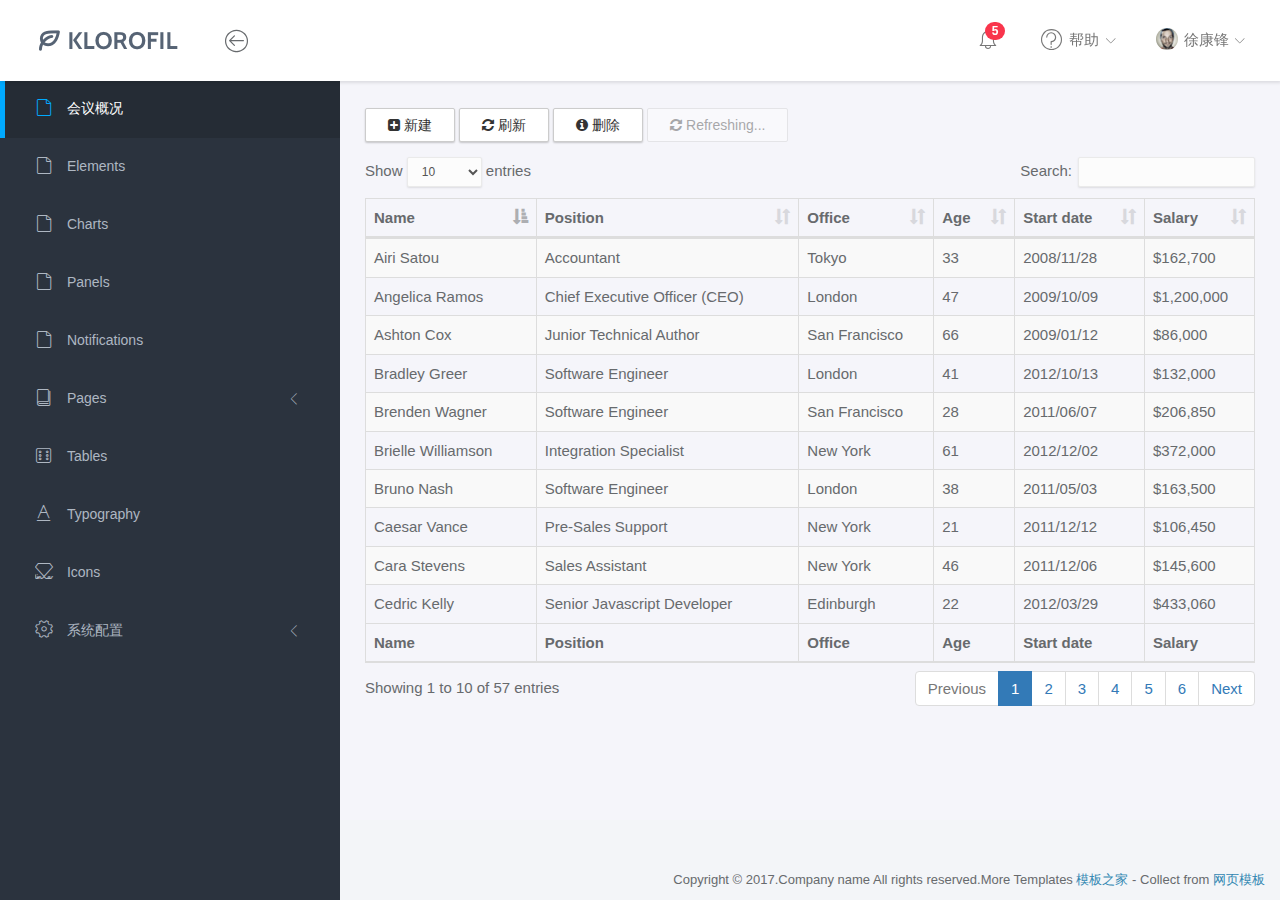
<file: tpez_3_np/index.html>
<!doctype html>
<html lang="en">

<head>
	<title>Home</title>
	<meta charset="utf-8">
	<meta http-equiv="X-UA-Compatible" content="IE=edge,chrome=1">
	<meta name="viewport" content="width=device-width, initial-scale=1.0, maximum-scale=1.0, user-scalable=0">
	<!-- VENDOR CSS -->
	<link rel="stylesheet" href="assets/vendor/bootstrap/css/bootstrap.min.css">
	<link rel="stylesheet" href="assets/vendor/datatables/DataTables-1.10.18/css/dataTables.bootstrap.min.css">
	<link rel="stylesheet" href="assets/vendor/font-awesome/css/font-awesome.min.css">
	<link rel="stylesheet" href="assets/vendor/linearicons/style.css">
	<link rel="stylesheet" href="assets/vendor/chartist/css/chartist-custom.css">
	<!-- MAIN CSS -->
	<link rel="stylesheet" href="assets/css/main.css">
	<!-- FOR DEMO PURPOSES ONLY. You should remove this in your project -->
	<link rel="stylesheet" href="assets/css/demo.css">
	<!-- GOOGLE FONTS -->
	<!-- <link href="https://fonts.googleapis.com/css?family=Source+Sans+Pro:300,400,600,700" rel="stylesheet"> -->
	<!-- ICONS -->
	<link rel="apple-touch-icon" sizes="76x76" href="assets/img/apple-icon.png">
	<link rel="icon" type="image/png" sizes="96x96" href="assets/img/favicon.png">
</head>

<body>
	<!-- WRAPPER -->
	<div id="wrapper">
		<!-- NAVBAR -->
		<nav class="navbar navbar-default navbar-fixed-top">
			<div class="brand">
				<a href="home.html"><img src="assets/img/logo-dark.png" alt="Klorofil Logo" class="img-responsive logo"></a>
			</div>
			<div class="container-fluid">
				<div class="navbar-btn">
					<button type="button" class="btn-toggle-fullwidth"><i class="lnr lnr-arrow-left-circle"></i></button>
				</div>
<!-- 				<div id="navbar-menu">
					<ul class="nav navbar-nav navbar-left">
						<li class="dropdown">
							<a href="#" class="dropdown-toggle" data-toggle="dropdown"><i class="lnr lnr-home"></i> <span>主页</span></a>
						</li>
						<li class="dropdown">
							<a href="#" class="dropdown-toggle" data-toggle="dropdown"><i class="lnr lnr-bullhorn"></i> <span>信息发布</span></a>
						</li>
						<li class="dropdown">
							<a href="#" class="dropdown-toggle" data-toggle="dropdown"><i class="lnr lnr-highlight"></i> <span>信息报送</span></a>
						</li>												
					</ul>
				</div> -->
				<div id="navbar-menu">
					<ul class="nav navbar-nav navbar-right">
						<li class="dropdown">
							<a href="#" class="dropdown-toggle icon-menu" data-toggle="dropdown">
								<i class="lnr lnr-alarm"></i>
								<span class="badge bg-danger">5</span>
							</a>
							<ul class="dropdown-menu notifications">
								<li><a href="#" class="notification-item"><span class="dot bg-warning"></span>System space is almost full</a></li>
								<li><a href="#" class="notification-item"><span class="dot bg-danger"></span>You have 9 unfinished tasks</a></li>
								<li><a href="#" class="notification-item"><span class="dot bg-success"></span>Monthly report is available</a></li>
								<li><a href="#" class="notification-item"><span class="dot bg-warning"></span>Weekly meeting in 1 hour</a></li>
								<li><a href="#" class="notification-item"><span class="dot bg-success"></span>Your request has been approved</a></li>
								<li><a href="#" class="more">See all notifications</a></li>
							</ul>
						</li>
						<li class="dropdown">
							<a href="#" class="dropdown-toggle" data-toggle="dropdown"><i class="lnr lnr-question-circle"></i> <span>帮助</span> <i class="icon-submenu lnr lnr-chevron-down"></i></a>
							<ul class="dropdown-menu">
								<li><a href="#">Basic Use</a></li>
								<li><a href="#">Working With Data</a></li>
								<li><a href="#">Security</a></li>
								<li><a href="#">Troubleshooting</a></li>
							</ul>
						</li>
						<li class="dropdown">
							<a href="#" class="dropdown-toggle" data-toggle="dropdown"><img src="assets/img/user.png" class="img-circle" alt="Avatar"> <span>徐康锋</span> <i class="icon-submenu lnr lnr-chevron-down"></i></a>
							<ul class="dropdown-menu">
								<li><a href="#"><i class="lnr lnr-user"></i> <span>My Profile</span></a></li>
								<li><a href="#"><i class="lnr lnr-envelope"></i> <span>Message</span></a></li>
								<li><a href="#"><i class="lnr lnr-cog"></i> <span>Settings</span></a></li>
								<li><a href="#"><i class="lnr lnr-exit"></i> <span>注销</span></a></li>
							</ul>
						</li>
					</ul>
				</div>
			</div>
		</nav>
		<!-- END NAVBAR -->
		<!-- LEFT SIDEBAR -->
			
		<!-- LEFT SIDEBAR -->
		<div id="sidebar-nav" class="sidebar">		
			<div class="sidebar-scroll">
				<nav>
					<ul class="nav">
						<li><a href="index.html" class="active"><i class="lnr lnr-file-empty"></i> <span>会议概况</span></a></li>
						<li><a href="elements.html" class=""><i class="lnr lnr-file-empty"></i> <span>Elements</span></a></li>
						<li><a href="charts.html" class=""><i class="lnr lnr-file-empty"></i> <span>Charts</span></a></li>
						<li><a href="panels.html" class=""><i class="lnr lnr-file-empty"></i> <span>Panels</span></a></li>
						<li><a href="notifications.html" class=""><i class="lnr lnr-file-empty"></i> <span>Notifications</span></a></li>
						<li>
							<a href="#subPages" data-toggle="collapse" class="collapsed"><i class="lnr lnr-book"></i> <span>Pages</span> <i class="icon-submenu lnr lnr-chevron-left"></i></a>
							<div id="subPages" class="collapse ">
								<ul class="nav">
									<li><a href="page-profile.html" class="">Profile</a></li>
									<li><a href="page-login.html" class="">Login</a></li>
									<li><a href="page-lockscreen.html" class="">Lockscreen</a></li>
								</ul>
							</div>
						</li>
						<li><a href="tables.html" class=""><i class="lnr lnr-dice"></i> <span>Tables</span></a></li>
						<li><a href="typography.html" class=""><i class="lnr lnr-text-format"></i> <span>Typography</span></a></li>
						<li><a href="icons.html" class=""><i class="lnr lnr-linearicons"></i> <span>Icons</span></a></li>
						<li>
							<a href="#sysConfig" data-toggle="collapse" class="collapsed"><i class="lnr lnr-cog"></i> <span>系统配置</span> <i class="icon-submenu lnr lnr-chevron-left"></i></a>
							<div id="sysConfig" class="collapse ">
								<ul class="nav">
									<li><a href="page-profile.html" class="">Profile</a></li>
									<li><a href="page-login.html" class="">Login</a></li>
									<li><a href="page-lockscreen.html" class="">Lockscreen</a></li>
								</ul>
							</div>
						</li>
					</ul>
				</nav>
			</div>
		</div>
		<!-- END LEFT SIDEBAR -->
		<!-- MAIN -->
		<div class="main">
			<!-- MAIN CONTENT -->
			<div class="main-content">
				<div class="container-fluid">
									<p class="demo-button">
										<button type="button" class="btn btn-default"><i class="fa fa-plus-square"></i> 新建 </button>
										<button type="button" class="btn btn-default"><i class="fa fa-refresh"></i> 刷新</button>
										<button type="button" class="btn btn-default"><i class="fa fa-info-circle"></i> 删除</button>
										<button type="button" class="btn btn-default" disabled="disabled"><i class="fa fa-refresh fa-spin"></i> Refreshing...</button>
									</p>					
					<table id="example" class="table table-striped table-bordered" style="width:100%">
				        <thead>
				            <tr>
				                <th>Name</th>
				                <th>Position</th>
				                <th>Office</th>
				                <th>Age</th>
				                <th>Start date</th>
				                <th>Salary</th>
				            </tr>
				        </thead>
				        <tbody>
				            <tr>
				                <td>Tiger Nixon</td>
				                <td>System Architect</td>
				                <td>Edinburgh</td>
				                <td>61</td>
				                <td>2011/04/25</td>
				                <td>$320,800</td>
				            </tr>
				            <tr>
				                <td>Garrett Winters</td>
				                <td>Accountant</td>
				                <td>Tokyo</td>
				                <td>63</td>
				                <td>2011/07/25</td>
				                <td>$170,750</td>
				            </tr>
				            <tr>
				                <td>Ashton Cox</td>
				                <td>Junior Technical Author</td>
				                <td>San Francisco</td>
				                <td>66</td>
				                <td>2009/01/12</td>
				                <td>$86,000</td>
				            </tr>
				            <tr>
				                <td>Cedric Kelly</td>
				                <td>Senior Javascript Developer</td>
				                <td>Edinburgh</td>
				                <td>22</td>
				                <td>2012/03/29</td>
				                <td>$433,060</td>
				            </tr>
				            <tr>
				                <td>Airi Satou</td>
				                <td>Accountant</td>
				                <td>Tokyo</td>
				                <td>33</td>
				                <td>2008/11/28</td>
				                <td>$162,700</td>
				            </tr>
				            <tr>
				                <td>Brielle Williamson</td>
				                <td>Integration Specialist</td>
				                <td>New York</td>
				                <td>61</td>
				                <td>2012/12/02</td>
				                <td>$372,000</td>
				            </tr>
				            <tr>
				                <td>Herrod Chandler</td>
				                <td>Sales Assistant</td>
				                <td>San Francisco</td>
				                <td>59</td>
				                <td>2012/08/06</td>
				                <td>$137,500</td>
				            </tr>
				            <tr>
				                <td>Rhona Davidson</td>
				                <td>Integration Specialist</td>
				                <td>Tokyo</td>
				                <td>55</td>
				                <td>2010/10/14</td>
				                <td>$327,900</td>
				            </tr>
				            <tr>
				                <td>Colleen Hurst</td>
				                <td>Javascript Developer</td>
				                <td>San Francisco</td>
				                <td>39</td>
				                <td>2009/09/15</td>
				                <td>$205,500</td>
				            </tr>
				            <tr>
				                <td>Sonya Frost</td>
				                <td>Software Engineer</td>
				                <td>Edinburgh</td>
				                <td>23</td>
				                <td>2008/12/13</td>
				                <td>$103,600</td>
				            </tr>
				            <tr>
				                <td>Jena Gaines</td>
				                <td>Office Manager</td>
				                <td>London</td>
				                <td>30</td>
				                <td>2008/12/19</td>
				                <td>$90,560</td>
				            </tr>
				            <tr>
				                <td>Quinn Flynn</td>
				                <td>Support Lead</td>
				                <td>Edinburgh</td>
				                <td>22</td>
				                <td>2013/03/03</td>
				                <td>$342,000</td>
				            </tr>
				            <tr>
				                <td>Charde Marshall</td>
				                <td>Regional Director</td>
				                <td>San Francisco</td>
				                <td>36</td>
				                <td>2008/10/16</td>
				                <td>$470,600</td>
				            </tr>
				            <tr>
				                <td>Haley Kennedy</td>
				                <td>Senior Marketing Designer</td>
				                <td>London</td>
				                <td>43</td>
				                <td>2012/12/18</td>
				                <td>$313,500</td>
				            </tr>
				            <tr>
				                <td>Tatyana Fitzpatrick</td>
				                <td>Regional Director</td>
				                <td>London</td>
				                <td>19</td>
				                <td>2010/03/17</td>
				                <td>$385,750</td>
				            </tr>
				            <tr>
				                <td>Michael Silva</td>
				                <td>Marketing Designer</td>
				                <td>London</td>
				                <td>66</td>
				                <td>2012/11/27</td>
				                <td>$198,500</td>
				            </tr>
				            <tr>
				                <td>Paul Byrd</td>
				                <td>Chief Financial Officer (CFO)</td>
				                <td>New York</td>
				                <td>64</td>
				                <td>2010/06/09</td>
				                <td>$725,000</td>
				            </tr>
				            <tr>
				                <td>Gloria Little</td>
				                <td>Systems Administrator</td>
				                <td>New York</td>
				                <td>59</td>
				                <td>2009/04/10</td>
				                <td>$237,500</td>
				            </tr>
				            <tr>
				                <td>Bradley Greer</td>
				                <td>Software Engineer</td>
				                <td>London</td>
				                <td>41</td>
				                <td>2012/10/13</td>
				                <td>$132,000</td>
				            </tr>
				            <tr>
				                <td>Dai Rios</td>
				                <td>Personnel Lead</td>
				                <td>Edinburgh</td>
				                <td>35</td>
				                <td>2012/09/26</td>
				                <td>$217,500</td>
				            </tr>
				            <tr>
				                <td>Jenette Caldwell</td>
				                <td>Development Lead</td>
				                <td>New York</td>
				                <td>30</td>
				                <td>2011/09/03</td>
				                <td>$345,000</td>
				            </tr>
				            <tr>
				                <td>Yuri Berry</td>
				                <td>Chief Marketing Officer (CMO)</td>
				                <td>New York</td>
				                <td>40</td>
				                <td>2009/06/25</td>
				                <td>$675,000</td>
				            </tr>
				            <tr>
				                <td>Caesar Vance</td>
				                <td>Pre-Sales Support</td>
				                <td>New York</td>
				                <td>21</td>
				                <td>2011/12/12</td>
				                <td>$106,450</td>
				            </tr>
				            <tr>
				                <td>Doris Wilder</td>
				                <td>Sales Assistant</td>
				                <td>Sidney</td>
				                <td>23</td>
				                <td>2010/09/20</td>
				                <td>$85,600</td>
				            </tr>
				            <tr>
				                <td>Angelica Ramos</td>
				                <td>Chief Executive Officer (CEO)</td>
				                <td>London</td>
				                <td>47</td>
				                <td>2009/10/09</td>
				                <td>$1,200,000</td>
				            </tr>
				            <tr>
				                <td>Gavin Joyce</td>
				                <td>Developer</td>
				                <td>Edinburgh</td>
				                <td>42</td>
				                <td>2010/12/22</td>
				                <td>$92,575</td>
				            </tr>
				            <tr>
				                <td>Jennifer Chang</td>
				                <td>Regional Director</td>
				                <td>Singapore</td>
				                <td>28</td>
				                <td>2010/11/14</td>
				                <td>$357,650</td>
				            </tr>
				            <tr>
				                <td>Brenden Wagner</td>
				                <td>Software Engineer</td>
				                <td>San Francisco</td>
				                <td>28</td>
				                <td>2011/06/07</td>
				                <td>$206,850</td>
				            </tr>
				            <tr>
				                <td>Fiona Green</td>
				                <td>Chief Operating Officer (COO)</td>
				                <td>San Francisco</td>
				                <td>48</td>
				                <td>2010/03/11</td>
				                <td>$850,000</td>
				            </tr>
				            <tr>
				                <td>Shou Itou</td>
				                <td>Regional Marketing</td>
				                <td>Tokyo</td>
				                <td>20</td>
				                <td>2011/08/14</td>
				                <td>$163,000</td>
				            </tr>
				            <tr>
				                <td>Michelle House</td>
				                <td>Integration Specialist</td>
				                <td>Sidney</td>
				                <td>37</td>
				                <td>2011/06/02</td>
				                <td>$95,400</td>
				            </tr>
				            <tr>
				                <td>Suki Burks</td>
				                <td>Developer</td>
				                <td>London</td>
				                <td>53</td>
				                <td>2009/10/22</td>
				                <td>$114,500</td>
				            </tr>
				            <tr>
				                <td>Prescott Bartlett</td>
				                <td>Technical Author</td>
				                <td>London</td>
				                <td>27</td>
				                <td>2011/05/07</td>
				                <td>$145,000</td>
				            </tr>
				            <tr>
				                <td>Gavin Cortez</td>
				                <td>Team Leader</td>
				                <td>San Francisco</td>
				                <td>22</td>
				                <td>2008/10/26</td>
				                <td>$235,500</td>
				            </tr>
				            <tr>
				                <td>Martena Mccray</td>
				                <td>Post-Sales support</td>
				                <td>Edinburgh</td>
				                <td>46</td>
				                <td>2011/03/09</td>
				                <td>$324,050</td>
				            </tr>
				            <tr>
				                <td>Unity Butler</td>
				                <td>Marketing Designer</td>
				                <td>San Francisco</td>
				                <td>47</td>
				                <td>2009/12/09</td>
				                <td>$85,675</td>
				            </tr>
				            <tr>
				                <td>Howard Hatfield</td>
				                <td>Office Manager</td>
				                <td>San Francisco</td>
				                <td>51</td>
				                <td>2008/12/16</td>
				                <td>$164,500</td>
				            </tr>
				            <tr>
				                <td>Hope Fuentes</td>
				                <td>Secretary</td>
				                <td>San Francisco</td>
				                <td>41</td>
				                <td>2010/02/12</td>
				                <td>$109,850</td>
				            </tr>
				            <tr>
				                <td>Vivian Harrell</td>
				                <td>Financial Controller</td>
				                <td>San Francisco</td>
				                <td>62</td>
				                <td>2009/02/14</td>
				                <td>$452,500</td>
				            </tr>
				            <tr>
				                <td>Timothy Mooney</td>
				                <td>Office Manager</td>
				                <td>London</td>
				                <td>37</td>
				                <td>2008/12/11</td>
				                <td>$136,200</td>
				            </tr>
				            <tr>
				                <td>Jackson Bradshaw</td>
				                <td>Director</td>
				                <td>New York</td>
				                <td>65</td>
				                <td>2008/09/26</td>
				                <td>$645,750</td>
				            </tr>
				            <tr>
				                <td>Olivia Liang</td>
				                <td>Support Engineer</td>
				                <td>Singapore</td>
				                <td>64</td>
				                <td>2011/02/03</td>
				                <td>$234,500</td>
				            </tr>
				            <tr>
				                <td>Bruno Nash</td>
				                <td>Software Engineer</td>
				                <td>London</td>
				                <td>38</td>
				                <td>2011/05/03</td>
				                <td>$163,500</td>
				            </tr>
				            <tr>
				                <td>Sakura Yamamoto</td>
				                <td>Support Engineer</td>
				                <td>Tokyo</td>
				                <td>37</td>
				                <td>2009/08/19</td>
				                <td>$139,575</td>
				            </tr>
				            <tr>
				                <td>Thor Walton</td>
				                <td>Developer</td>
				                <td>New York</td>
				                <td>61</td>
				                <td>2013/08/11</td>
				                <td>$98,540</td>
				            </tr>
				            <tr>
				                <td>Finn Camacho</td>
				                <td>Support Engineer</td>
				                <td>San Francisco</td>
				                <td>47</td>
				                <td>2009/07/07</td>
				                <td>$87,500</td>
				            </tr>
				            <tr>
				                <td>Serge Baldwin</td>
				                <td>Data Coordinator</td>
				                <td>Singapore</td>
				                <td>64</td>
				                <td>2012/04/09</td>
				                <td>$138,575</td>
				            </tr>
				            <tr>
				                <td>Zenaida Frank</td>
				                <td>Software Engineer</td>
				                <td>New York</td>
				                <td>63</td>
				                <td>2010/01/04</td>
				                <td>$125,250</td>
				            </tr>
				            <tr>
				                <td>Zorita Serrano</td>
				                <td>Software Engineer</td>
				                <td>San Francisco</td>
				                <td>56</td>
				                <td>2012/06/01</td>
				                <td>$115,000</td>
				            </tr>
				            <tr>
				                <td>Jennifer Acosta</td>
				                <td>Junior Javascript Developer</td>
				                <td>Edinburgh</td>
				                <td>43</td>
				                <td>2013/02/01</td>
				                <td>$75,650</td>
				            </tr>
				            <tr>
				                <td>Cara Stevens</td>
				                <td>Sales Assistant</td>
				                <td>New York</td>
				                <td>46</td>
				                <td>2011/12/06</td>
				                <td>$145,600</td>
				            </tr>
				            <tr>
				                <td>Hermione Butler</td>
				                <td>Regional Director</td>
				                <td>London</td>
				                <td>47</td>
				                <td>2011/03/21</td>
				                <td>$356,250</td>
				            </tr>
				            <tr>
				                <td>Lael Greer</td>
				                <td>Systems Administrator</td>
				                <td>London</td>
				                <td>21</td>
				                <td>2009/02/27</td>
				                <td>$103,500</td>
				            </tr>
				            <tr>
				                <td>Jonas Alexander</td>
				                <td>Developer</td>
				                <td>San Francisco</td>
				                <td>30</td>
				                <td>2010/07/14</td>
				                <td>$86,500</td>
				            </tr>
				            <tr>
				                <td>Shad Decker</td>
				                <td>Regional Director</td>
				                <td>Edinburgh</td>
				                <td>51</td>
				                <td>2008/11/13</td>
				                <td>$183,000</td>
				            </tr>
				            <tr>
				                <td>Michael Bruce</td>
				                <td>Javascript Developer</td>
				                <td>Singapore</td>
				                <td>29</td>
				                <td>2011/06/27</td>
				                <td>$183,000</td>
				            </tr>
				            <tr>
				                <td>Donna Snider</td>
				                <td>Customer Support</td>
				                <td>New York</td>
				                <td>27</td>
				                <td>2011/01/25</td>
				                <td>$112,000</td>
				            </tr>
				        </tbody>
				        <tfoot>
				            <tr>
				                <th>Name</th>
				                <th>Position</th>
				                <th>Office</th>
				                <th>Age</th>
				                <th>Start date</th>
				                <th>Salary</th>
				            </tr>
				        </tfoot>
				    </table>
				</div>	
			</div>
			<!-- END MAIN CONTENT -->
		</div>
		<!-- END MAIN -->
		<div class="clearfix"></div>
		<footer>
			<div class="container-fluid">
				<p class="copyright">Copyright &copy; 2017.Company name All rights reserved.More Templates <a href="http://www.cssmoban.com/" target="_blank" title="模板之家">模板之家</a> - Collect from <a href="http://www.cssmoban.com/" title="网页模板" target="_blank">网页模板</a></p>
				
			</div>
		</footer>
	</div>
	<!-- END WRAPPER -->
	<!-- Javascript -->
	<script src="assets/vendor/jquery/jquery.min.js"></script>
	<script src="assets/vendor/bootstrap/js/bootstrap.min.js"></script>
	<script src="assets/vendor/datatables/DataTables-1.10.18/js/jquery.dataTables.min.js"></script>
	<script src="assets/vendor/datatables/DataTables-1.10.18/js/dataTables.bootstrap.min.js"></script>
	<script src="assets/vendor/jquery-slimscroll/jquery.slimscroll.min.js"></script>
	<script src="assets/vendor/jquery.easy-pie-chart/jquery.easypiechart.min.js"></script>
	<script src="assets/scripts/klorofil-common.js"></script>
	<script>
	$(function() {
		$('#example').DataTable();
	});
	</script>
</body>

</html>
</file>
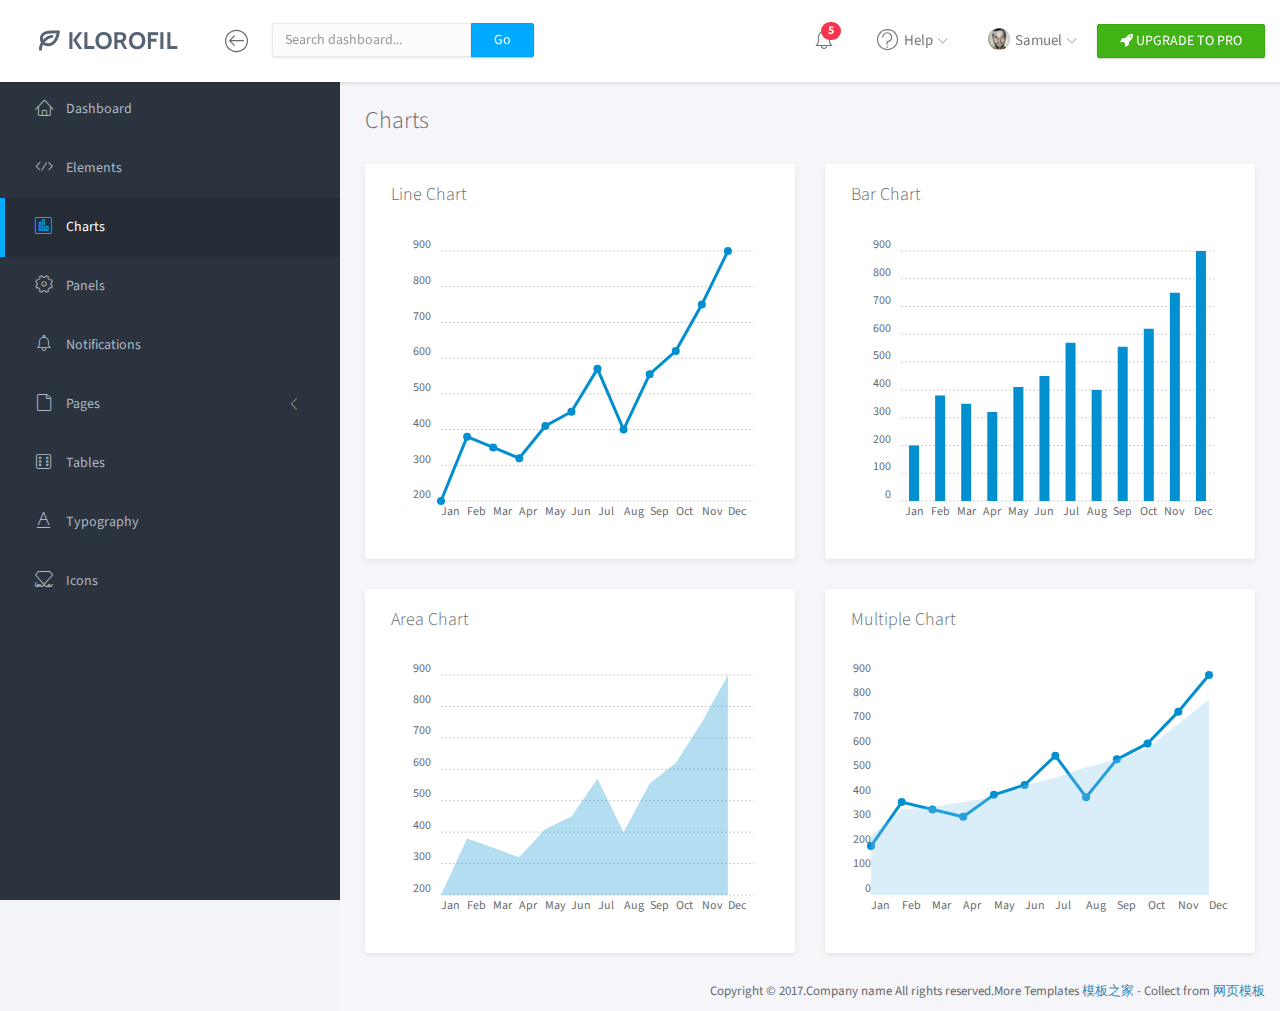
<file: tpez_3_np/charts.html>
<!doctype html>
<html lang="en">

<head>
	<title>Charts</title>
	<meta charset="utf-8">
	<meta http-equiv="X-UA-Compatible" content="IE=edge,chrome=1">
	<meta name="viewport" content="width=device-width, initial-scale=1.0, maximum-scale=1.0, user-scalable=0">
	<!-- VENDOR CSS -->
	<link rel="stylesheet" href="assets/vendor/bootstrap/css/bootstrap.min.css">
	<link rel="stylesheet" href="assets/vendor/font-awesome/css/font-awesome.min.css">
	<link rel="stylesheet" href="assets/vendor/linearicons/style.css">
	<link rel="stylesheet" href="assets/vendor/chartist/css/chartist-custom.css">
	<!-- MAIN CSS -->
	<link rel="stylesheet" href="assets/css/main.css">
	<!-- FOR DEMO PURPOSES ONLY. You should remove this in your project -->
	<link rel="stylesheet" href="assets/css/demo.css">
	<!-- GOOGLE FONTS -->
	<link href="https://fonts.googleapis.com/css?family=Source+Sans+Pro:300,400,600,700" rel="stylesheet">
	<!-- ICONS -->
	<link rel="apple-touch-icon" sizes="76x76" href="assets/img/apple-icon.png">
	<link rel="icon" type="image/png" sizes="96x96" href="assets/img/favicon.png">
</head>

<body>
	<!-- WRAPPER -->
	<div id="wrapper">
		<!-- NAVBAR -->
		<nav class="navbar navbar-default navbar-fixed-top">
			<div class="brand">
				<a href="index.html"><img src="assets/img/logo-dark.png" alt="Klorofil Logo" class="img-responsive logo"></a>
			</div>
			<div class="container-fluid">
				<div class="navbar-btn">
					<button type="button" class="btn-toggle-fullwidth"><i class="lnr lnr-arrow-left-circle"></i></button>
				</div>
				<form class="navbar-form navbar-left">
					<div class="input-group">
						<input type="text" value="" class="form-control" placeholder="Search dashboard...">
						<span class="input-group-btn"><button type="button" class="btn btn-primary">Go</button></span>
					</div>
				</form>
				<div class="navbar-btn navbar-btn-right">
					<a class="btn btn-success update-pro" href="#downloads/klorofil-pro-bootstrap-admin-dashboard-template/?utm_source=klorofil&utm_medium=template&utm_campaign=KlorofilPro" title="Upgrade to Pro" target="_blank"><i class="fa fa-rocket"></i> <span>UPGRADE TO PRO</span></a>
				</div>
				<div id="navbar-menu">
					<ul class="nav navbar-nav navbar-right">
						<li class="dropdown">
							<a href="#" class="dropdown-toggle icon-menu" data-toggle="dropdown">
								<i class="lnr lnr-alarm"></i>
								<span class="badge bg-danger">5</span>
							</a>
							<ul class="dropdown-menu notifications">
								<li><a href="#" class="notification-item"><span class="dot bg-warning"></span>System space is almost full</a></li>
								<li><a href="#" class="notification-item"><span class="dot bg-danger"></span>You have 9 unfinished tasks</a></li>
								<li><a href="#" class="notification-item"><span class="dot bg-success"></span>Monthly report is available</a></li>
								<li><a href="#" class="notification-item"><span class="dot bg-warning"></span>Weekly meeting in 1 hour</a></li>
								<li><a href="#" class="notification-item"><span class="dot bg-success"></span>Your request has been approved</a></li>
								<li><a href="#" class="more">See all notifications</a></li>
							</ul>
						</li>
						<li class="dropdown">
							<a href="#" class="dropdown-toggle" data-toggle="dropdown"><i class="lnr lnr-question-circle"></i> <span>Help</span> <i class="icon-submenu lnr lnr-chevron-down"></i></a>
							<ul class="dropdown-menu">
								<li><a href="#">Basic Use</a></li>
								<li><a href="#">Working With Data</a></li>
								<li><a href="#">Security</a></li>
								<li><a href="#">Troubleshooting</a></li>
							</ul>
						</li>
						<li class="dropdown">
							<a href="#" class="dropdown-toggle" data-toggle="dropdown"><img src="assets/img/user.png" class="img-circle" alt="Avatar"> <span>Samuel</span> <i class="icon-submenu lnr lnr-chevron-down"></i></a>
							<ul class="dropdown-menu">
								<li><a href="#"><i class="lnr lnr-user"></i> <span>My Profile</span></a></li>
								<li><a href="#"><i class="lnr lnr-envelope"></i> <span>Message</span></a></li>
								<li><a href="#"><i class="lnr lnr-cog"></i> <span>Settings</span></a></li>
								<li><a href="#"><i class="lnr lnr-exit"></i> <span>Logout</span></a></li>
							</ul>
						</li>
						<!-- <li>
							<a class="update-pro" href="#downloads/klorofil-pro-bootstrap-admin-dashboard-template/?utm_source=klorofil&utm_medium=template&utm_campaign=KlorofilPro" title="Upgrade to Pro" target="_blank"><i class="fa fa-rocket"></i> <span>UPGRADE TO PRO</span></a>
						</li> -->
					</ul>
				</div>
			</div>
		</nav>
		<!-- END NAVBAR -->
		<!-- LEFT SIDEBAR -->
		<div id="sidebar-nav" class="sidebar">
			<div class="sidebar-scroll">
				<nav>
					<ul class="nav">
						<li><a href="index.html" class=""><i class="lnr lnr-home"></i> <span>Dashboard</span></a></li>
						<li><a href="elements.html" class=""><i class="lnr lnr-code"></i> <span>Elements</span></a></li>
						<li><a href="charts.html" class="active"><i class="lnr lnr-chart-bars"></i> <span>Charts</span></a></li>
						<li><a href="panels.html" class=""><i class="lnr lnr-cog"></i> <span>Panels</span></a></li>
						<li><a href="notifications.html" class=""><i class="lnr lnr-alarm"></i> <span>Notifications</span></a></li>
						<li>
							<a href="#subPages" data-toggle="collapse" class="collapsed"><i class="lnr lnr-file-empty"></i> <span>Pages</span> <i class="icon-submenu lnr lnr-chevron-left"></i></a>
							<div id="subPages" class="collapse ">
								<ul class="nav">
									<li><a href="page-profile.html" class="">Profile</a></li>
									<li><a href="page-login.html" class="">Login</a></li>
									<li><a href="page-lockscreen.html" class="">Lockscreen</a></li>
								</ul>
							</div>
						</li>
						<li><a href="tables.html" class=""><i class="lnr lnr-dice"></i> <span>Tables</span></a></li>
						<li><a href="typography.html" class=""><i class="lnr lnr-text-format"></i> <span>Typography</span></a></li>
						<li><a href="icons.html" class=""><i class="lnr lnr-linearicons"></i> <span>Icons</span></a></li>
					</ul>
				</nav>
			</div>
		</div>
		<!-- END LEFT SIDEBAR -->
		<!-- MAIN -->
		<div class="main">
			<!-- MAIN CONTENT -->
			<div class="main-content">
				<div class="container-fluid">
					<h3 class="page-title">Charts</h3>
					<div class="row">
						<div class="col-md-6">
							<div class="panel">
								<div class="panel-heading">
									<h3 class="panel-title">Line Chart</h3>
								</div>
								<div class="panel-body">
									<div id="demo-line-chart" class="ct-chart"></div>
								</div>
							</div>
						</div>
						<div class="col-md-6">
							<div class="panel">
								<div class="panel-heading">
									<h3 class="panel-title">Bar Chart</h3>
								</div>
								<div class="panel-body">
									<div id="demo-bar-chart" class="ct-chart"></div>
								</div>
							</div>
						</div>
					</div>
					<div class="row">
						<div class="col-md-6">
							<div class="panel">
								<div class="panel-heading">
									<h3 class="panel-title">Area Chart</h3>
								</div>
								<div class="panel-body">
									<div id="demo-area-chart" class="ct-chart"></div>
								</div>
							</div>
						</div>
						<div class="col-md-6">
							<div class="panel">
								<div class="panel-heading">
									<h3 class="panel-title">Multiple Chart</h3>
								</div>
								<div class="panel-body">
									<div id="multiple-chart" class="ct-chart"></div>
								</div>
							</div>
						</div>
					</div>
				</div>
			</div>
			<!-- END MAIN CONTENT -->
		</div>
		<!-- END MAIN -->
		<div class="clearfix"></div>
		<footer>
			<div class="container-fluid">
				<p class="copyright">Copyright &copy; 2017.Company name All rights reserved.More Templates <a href="http://www.cssmoban.com/" target="_blank" title="模板之家">模板之家</a> - Collect from <a href="http://www.cssmoban.com/" title="网页模板" target="_blank">网页模板</a></p>
			</div>
		</footer>
	</div>
	<!-- END WRAPPER -->
	<!-- Javascript -->
	<script src="assets/vendor/jquery/jquery.min.js"></script>
	<script src="assets/vendor/bootstrap/js/bootstrap.min.js"></script>
	<script src="assets/vendor/jquery-slimscroll/jquery.slimscroll.min.js"></script>
	<script src="assets/vendor/chartist/js/chartist.min.js"></script>
	<script src="assets/scripts/klorofil-common.js"></script>
	<script>
	$(function() {
		var options;

		var data = {
			labels: ['Jan', 'Feb', 'Mar', 'Apr', 'May', 'Jun', 'Jul', 'Aug', 'Sep', 'Oct', 'Nov', 'Dec'],
			series: [
				[200, 380, 350, 320, 410, 450, 570, 400, 555, 620, 750, 900],
			]
		};

		// line chart
		options = {
			height: "300px",
			showPoint: true,
			axisX: {
				showGrid: false
			},
			lineSmooth: false,
		};

		new Chartist.Line('#demo-line-chart', data, options);

		// bar chart
		options = {
			height: "300px",
			axisX: {
				showGrid: false
			},
		};

		new Chartist.Bar('#demo-bar-chart', data, options);


		// area chart
		options = {
			height: "270px",
			showArea: true,
			showLine: false,
			showPoint: false,
			axisX: {
				showGrid: false
			},
			lineSmooth: false,
		};

		new Chartist.Line('#demo-area-chart', data, options);


		// multiple chart
		var data = {
			labels: ['Jan', 'Feb', 'Mar', 'Apr', 'May', 'Jun', 'Jul', 'Aug', 'Sep', 'Oct', 'Nov', 'Dec'],
			series: [{
				name: 'series-real',
				data: [200, 380, 350, 320, 410, 450, 570, 400, 555, 620, 750, 900],
			}, {
				name: 'series-projection',
				data: [240, 350, 360, 380, 400, 450, 480, 523, 555, 600, 700, 800],
			}]
		};

		var options = {
			fullWidth: true,
			lineSmooth: false,
			height: "270px",
			low: 0,
			high: 'auto',
			series: {
				'series-projection': {
					showArea: true,
					showPoint: false,
					showLine: false
				},
			},
			axisX: {
				showGrid: false,

			},
			axisY: {
				showGrid: false,
				onlyInteger: true,
				offset: 0,
			},
			chartPadding: {
				left: 20,
				right: 20
			}
		};

		new Chartist.Line('#multiple-chart', data, options);

	});
	</script>
</body>

</html>
</file>
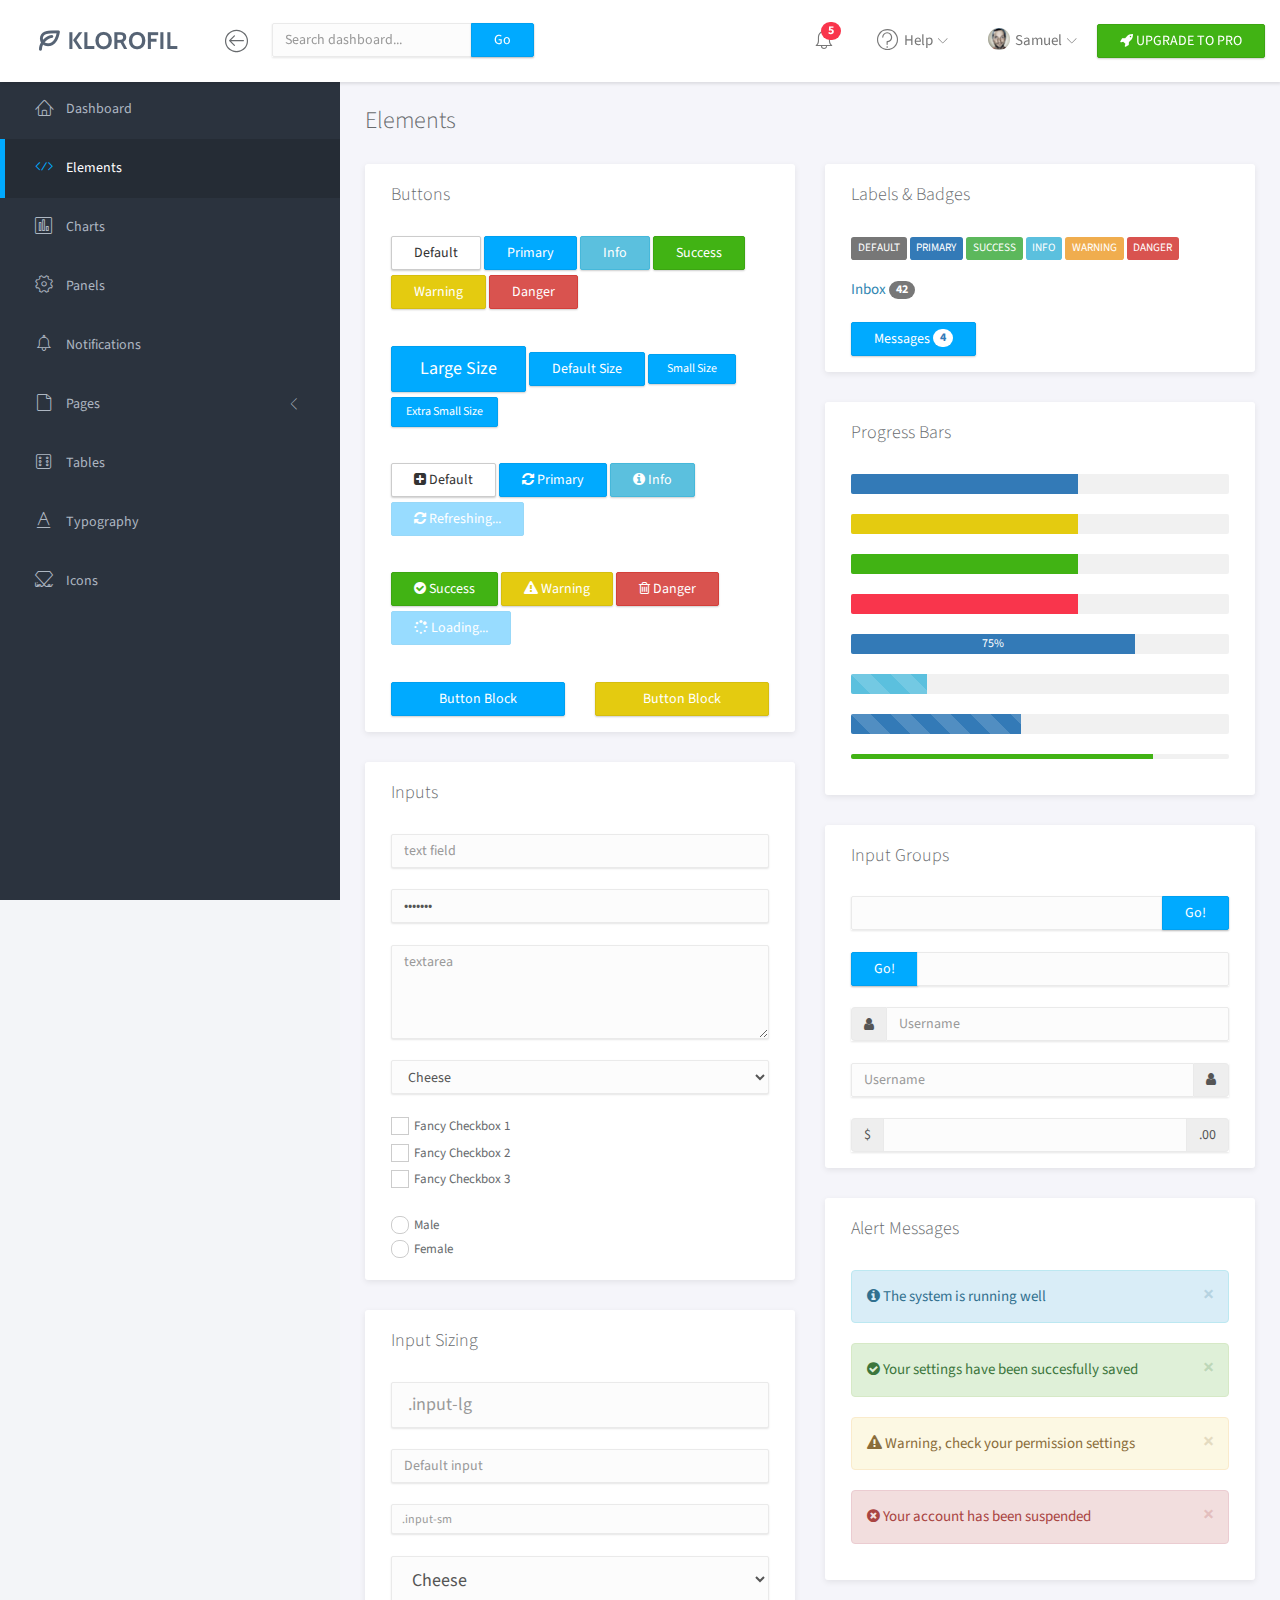
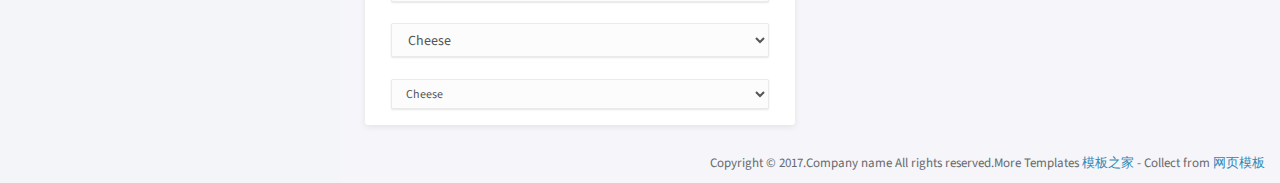
<file: tpez_3_np/elements.html>
<!doctype html>
<html lang="en">

<head>
	<title></title>
	<meta charset="utf-8">
	<meta http-equiv="X-UA-Compatible" content="IE=edge,chrome=1">
	<meta name="viewport" content="width=device-width, initial-scale=1.0, maximum-scale=1.0, user-scalable=0">
	<!-- VENDOR CSS -->
	<link rel="stylesheet" href="assets/vendor/bootstrap/css/bootstrap.min.css">
	<link rel="stylesheet" href="assets/vendor/font-awesome/css/font-awesome.min.css">
	<link rel="stylesheet" href="assets/vendor/linearicons/style.css">
	<!-- MAIN CSS -->
	<link rel="stylesheet" href="assets/css/main.css">
	<!-- FOR DEMO PURPOSES ONLY. You should remove this in your project -->
	<link rel="stylesheet" href="assets/css/demo.css">
	<!-- GOOGLE FONTS -->
	<link href="https://fonts.googleapis.com/css?family=Source+Sans+Pro:300,400,600,700" rel="stylesheet">
	<!-- ICONS -->
	<link rel="apple-touch-icon" sizes="76x76" href="assets/img/apple-icon.png">
	<link rel="icon" type="image/png" sizes="96x96" href="assets/img/favicon.png">
</head>

<body>
	<!-- WRAPPER -->
	<div id="wrapper">
		<!-- NAVBAR -->
		<nav class="navbar navbar-default navbar-fixed-top">
			<div class="brand">
				<a href="index.html"><img src="assets/img/logo-dark.png" alt="Klorofil Logo" class="img-responsive logo"></a>
			</div>
			<div class="container-fluid">
				<div class="navbar-btn">
					<button type="button" class="btn-toggle-fullwidth"><i class="lnr lnr-arrow-left-circle"></i></button>
				</div>
				<form class="navbar-form navbar-left">
					<div class="input-group">
						<input type="text" value="" class="form-control" placeholder="Search dashboard...">
						<span class="input-group-btn"><button type="button" class="btn btn-primary">Go</button></span>
					</div>
				</form>
				<div class="navbar-btn navbar-btn-right">
					<a class="btn btn-success update-pro" href="#downloads/klorofil-pro-bootstrap-admin-dashboard-template/?utm_source=klorofil&utm_medium=template&utm_campaign=KlorofilPro" title="Upgrade to Pro" target="_blank"><i class="fa fa-rocket"></i> <span>UPGRADE TO PRO</span></a>
				</div>
				<div id="navbar-menu">
					<ul class="nav navbar-nav navbar-right">
						<li class="dropdown">
							<a href="#" class="dropdown-toggle icon-menu" data-toggle="dropdown">
								<i class="lnr lnr-alarm"></i>
								<span class="badge bg-danger">5</span>
							</a>
							<ul class="dropdown-menu notifications">
								<li><a href="#" class="notification-item"><span class="dot bg-warning"></span>System space is almost full</a></li>
								<li><a href="#" class="notification-item"><span class="dot bg-danger"></span>You have 9 unfinished tasks</a></li>
								<li><a href="#" class="notification-item"><span class="dot bg-success"></span>Monthly report is available</a></li>
								<li><a href="#" class="notification-item"><span class="dot bg-warning"></span>Weekly meeting in 1 hour</a></li>
								<li><a href="#" class="notification-item"><span class="dot bg-success"></span>Your request has been approved</a></li>
								<li><a href="#" class="more">See all notifications</a></li>
							</ul>
						</li>
						<li class="dropdown">
							<a href="#" class="dropdown-toggle" data-toggle="dropdown"><i class="lnr lnr-question-circle"></i> <span>Help</span> <i class="icon-submenu lnr lnr-chevron-down"></i></a>
							<ul class="dropdown-menu">
								<li><a href="#">Basic Use</a></li>
								<li><a href="#">Working With Data</a></li>
								<li><a href="#">Security</a></li>
								<li><a href="#">Troubleshooting</a></li>
							</ul>
						</li>
						<li class="dropdown">
							<a href="#" class="dropdown-toggle" data-toggle="dropdown"><img src="assets/img/user.png" class="img-circle" alt="Avatar"> <span>Samuel</span> <i class="icon-submenu lnr lnr-chevron-down"></i></a>
							<ul class="dropdown-menu">
								<li><a href="#"><i class="lnr lnr-user"></i> <span>My Profile</span></a></li>
								<li><a href="#"><i class="lnr lnr-envelope"></i> <span>Message</span></a></li>
								<li><a href="#"><i class="lnr lnr-cog"></i> <span>Settings</span></a></li>
								<li><a href="#"><i class="lnr lnr-exit"></i> <span>Logout</span></a></li>
							</ul>
						</li>
						<!-- <li>
							<a class="update-pro" href="#downloads/klorofil-pro-bootstrap-admin-dashboard-template/?utm_source=klorofil&utm_medium=template&utm_campaign=KlorofilPro" title="Upgrade to Pro" target="_blank"><i class="fa fa-rocket"></i> <span>UPGRADE TO PRO</span></a>
						</li> -->
					</ul>
				</div>
			</div>
		</nav>
		<!-- END NAVBAR -->
		<!-- LEFT SIDEBAR -->
		<div id="sidebar-nav" class="sidebar">
			<div class="sidebar-scroll">
				<nav>
					<ul class="nav">
						<li><a href="index.html" class=""><i class="lnr lnr-home"></i> <span>Dashboard</span></a></li>
						<li><a href="elements.html" class="active"><i class="lnr lnr-code"></i> <span>Elements</span></a></li>
						<li><a href="charts.html" class=""><i class="lnr lnr-chart-bars"></i> <span>Charts</span></a></li>
						<li><a href="panels.html" class=""><i class="lnr lnr-cog"></i> <span>Panels</span></a></li>
						<li><a href="notifications.html" class=""><i class="lnr lnr-alarm"></i> <span>Notifications</span></a></li>
						<li>
							<a href="#subPages" data-toggle="collapse" class="collapsed"><i class="lnr lnr-file-empty"></i> <span>Pages</span> <i class="icon-submenu lnr lnr-chevron-left"></i></a>
							<div id="subPages" class="collapse ">
								<ul class="nav">
									<li><a href="page-profile.html" class="">Profile</a></li>
									<li><a href="page-login.html" class="">Login</a></li>
									<li><a href="page-lockscreen.html" class="">Lockscreen</a></li>
								</ul>
							</div>
						</li>
						<li><a href="tables.html" class=""><i class="lnr lnr-dice"></i> <span>Tables</span></a></li>
						<li><a href="typography.html" class=""><i class="lnr lnr-text-format"></i> <span>Typography</span></a></li>
						<li><a href="icons.html" class=""><i class="lnr lnr-linearicons"></i> <span>Icons</span></a></li>
					</ul>
				</nav>
			</div>
		</div>
		<!-- END LEFT SIDEBAR -->
		<!-- MAIN -->
		<div class="main">
			<!-- MAIN CONTENT -->
			<div class="main-content">
				<div class="container-fluid">
					<h3 class="page-title">Elements</h3>
					<div class="row">
						<div class="col-md-6">
							<!-- BUTTONS -->
							<div class="panel">
								<div class="panel-heading">
									<h3 class="panel-title">Buttons</h3>
								</div>
								<div class="panel-body">
									<p class="demo-button">
										<button type="button" class="btn btn-default">Default</button>
										<button type="button" class="btn btn-primary">Primary</button>
										<button type="button" class="btn btn-info">Info</button>
										<button type="button" class="btn btn-success">Success</button>
										<button type="button" class="btn btn-warning">Warning</button>
										<button type="button" class="btn btn-danger">Danger</button>
									</p>
									<br>
									<p class="demo-button">
										<button type="button" class="btn btn-primary btn-lg">Large Size</button>
										<button type="button" class="btn btn-primary">Default Size</button>
										<button type="button" class="btn btn-primary btn-sm">Small Size</button>
										<button type="button" class="btn btn-primary btn-xs">Extra Small Size</button>
									</p>
									<br>
									<p class="demo-button">
										<button type="button" class="btn btn-default"><i class="fa fa-plus-square"></i> Default </button>
										<button type="button" class="btn btn-primary"><i class="fa fa-refresh"></i> Primary</button>
										<button type="button" class="btn btn-info"><i class="fa fa-info-circle"></i> Info</button>
										<button type="button" class="btn btn-primary" disabled="disabled"><i class="fa fa-refresh fa-spin"></i> Refreshing...</button>
									</p>
									<br>
									<p class="demo-button">
										<button type="button" class="btn btn-success"><i class="fa fa-check-circle"></i> Success</button>
										<button type="button" class="btn btn-warning"><i class="fa fa-warning"></i> Warning</button>
										<button type="button" class="btn btn-danger"><i class="fa fa-trash-o"></i> Danger</button>
										<button type="button" class="btn btn-primary" disabled="disabled"><i class="fa fa-spinner fa-spin"></i> Loading...</button>
									</p>
									<br>
									<div class="row">
										<div class="col-md-6">
											<button type="button" class="btn btn-primary btn-block">Button Block</button>
										</div>
										<div class="col-md-6">
											<button type="button" class="btn btn-warning btn-block">Button Block</button>
										</div>
									</div>
								</div>
							</div>
							<!-- END BUTTONS -->
							<!-- INPUTS -->
							<div class="panel">
								<div class="panel-heading">
									<h3 class="panel-title">Inputs</h3>
								</div>
								<div class="panel-body">
									<input type="text" class="form-control" placeholder="text field">
									<br>
									<input type="password" class="form-control" value="asecret">
									<br>
									<textarea class="form-control" placeholder="textarea" rows="4"></textarea>
									<br>
									<select class="form-control">
										<option value="cheese">Cheese</option>
										<option value="tomatoes">Tomatoes</option>
										<option value="mozarella">Mozzarella</option>
										<option value="mushrooms">Mushrooms</option>
										<option value="pepperoni">Pepperoni</option>
										<option value="onions">Onions</option>
									</select>
									<br>
									<label class="fancy-checkbox">
										<input type="checkbox">
										<span>Fancy Checkbox 1</span>
									</label>
									<label class="fancy-checkbox">
										<input type="checkbox">
										<span>Fancy Checkbox 2</span>
									</label>
									<label class="fancy-checkbox">
										<input type="checkbox">
										<span>Fancy Checkbox 3</span>
									</label>
									<br>
									<label class="fancy-radio">
										<input name="gender" value="male" type="radio">
										<span><i></i>Male</span>
									</label>
									<label class="fancy-radio">
										<input name="gender" value="female" type="radio">
										<span><i></i>Female</span>
									</label>
								</div>
							</div>
							<!-- END INPUTS -->
							<!-- INPUT SIZING -->
							<div class="panel">
								<div class="panel-heading">
									<h3 class="panel-title">Input Sizing</h3>
								</div>
								<div class="panel-body">
									<input class="form-control input-lg" placeholder=".input-lg" type="text">
									<br>
									<input class="form-control" placeholder="Default input" type="text">
									<br>
									<input class="form-control input-sm" placeholder=".input-sm" type="text">
									<br>
									<select class="form-control input-lg">
										<option value="cheese">Cheese</option>
										<option value="tomatoes">Tomatoes</option>
										<option value="mozarella">Mozzarella</option>
										<option value="mushrooms">Mushrooms</option>
										<option value="pepperoni">Pepperoni</option>
										<option value="onions">Onions</option>
									</select>
									<br>
									<select class="form-control">
										<option value="cheese">Cheese</option>
										<option value="tomatoes">Tomatoes</option>
										<option value="mozarella">Mozzarella</option>
										<option value="mushrooms">Mushrooms</option>
										<option value="pepperoni">Pepperoni</option>
										<option value="onions">Onions</option>
									</select>
									<br>
									<select class="form-control input-sm">
										<option value="cheese">Cheese</option>
										<option value="tomatoes">Tomatoes</option>
										<option value="mozarella">Mozzarella</option>
										<option value="mushrooms">Mushrooms</option>
										<option value="pepperoni">Pepperoni</option>
										<option value="onions">Onions</option>
									</select>
								</div>
							</div>
							<!-- END INPUT SIZING -->
						</div>
						<div class="col-md-6">
							<!-- LABELS -->
							<div class="panel">
								<div class="panel-heading">
									<h3 class="panel-title">Labels &amp; Badges</h3>
								</div>
								<div class="panel-body">
									<span class="label label-default">DEFAULT</span>
									<span class="label label-primary">PRIMARY</span>
									<span class="label label-success">SUCCESS</span>
									<span class="label label-info">INFO</span>
									<span class="label label-warning">WARNING</span>
									<span class="label label-danger">DANGER</span>
									<br>
									<br>
									<a href="#">Inbox <span class="badge">42</span></a>
									<br>
									<br>
									<button class="btn btn-primary" type="button">
										Messages <span class="badge">4</span>
									</button>
								</div>
							</div>
							<!-- END LABELS -->
							<!-- PROGRESS BARS -->
							<div class="panel">
								<div class="panel-heading">
									<h3 class="panel-title">Progress Bars</h3>
								</div>
								<div class="panel-body">
									<div class="progress">
										<div class="progress-bar" role="progressbar" aria-valuenow="60" aria-valuemin="0" aria-valuemax="100" style="width: 60%;">
											<span class="sr-only">60% Complete</span>
										</div>
									</div>
									<div class="progress">
										<div class="progress-bar progress-bar-warning" role="progressbar" aria-valuenow="60" aria-valuemin="0" aria-valuemax="100" style="width: 60%">
											<span class="sr-only">60% Complete (warning)</span>
										</div>
									</div>
									<div class="progress">
										<div class="progress-bar progress-bar-success" role="progressbar" aria-valuenow="60" aria-valuemin="0" aria-valuemax="100" style="width: 60%">
											<span class="sr-only">60% Complete (success)</span>
										</div>
									</div>
									<div class="progress">
										<div class="progress-bar progress-bar-danger" role="progressbar" aria-valuenow="60" aria-valuemin="0" aria-valuemax="100" style="width: 60%">
											<span class="sr-only">60% Complete (danger)</span>
										</div>
									</div>
									<div class="progress">
										<div class="progress-bar" role="progressbar" aria-valuenow="75" aria-valuemin="0" aria-valuemax="100" style="width: 75%;">
											75%
										</div>
									</div>
									<div class="progress">
										<div class="progress-bar progress-bar-info progress-bar-striped" role="progressbar" aria-valuenow="20" aria-valuemin="0" aria-valuemax="100" style="width: 20%">
											<span class="sr-only">20% Complete</span>
										</div>
									</div>
									<div class="progress">
										<div class="progress-bar progress-bar-striped active" role="progressbar" aria-valuenow="45" aria-valuemin="0" aria-valuemax="100" style="width: 45%">
											<span class="sr-only">45% Complete</span>
										</div>
									</div>
									<div class="progress progress-xs">
										<div class="progress-bar progress-bar-success" role="progressbar" aria-valuenow="80" aria-valuemin="0" aria-valuemax="100" style="width: 80%">
											<span class="sr-only">80% Complete</span>
										</div>
									</div>
								</div>
							</div>
							<!-- END PROGRESS BARS -->
							<!-- INPUT GROUPS -->
							<div class="panel">
								<div class="panel-heading">
									<h3 class="panel-title">Input Groups</h3>
								</div>
								<div class="panel-body">
									<div class="input-group">
										<input class="form-control" type="text">
										<span class="input-group-btn"><button class="btn btn-primary" type="button">Go!</button></span>
									</div>
									<br>
									<div class="input-group">
										<span class="input-group-btn">
							<button class="btn btn-primary" type="button">Go!</button>
						</span>
										<input class="form-control" type="text">
									</div>
									<br>
									<div class="input-group">
										<span class="input-group-addon"><i class="fa fa-user"></i></span>
										<input class="form-control" placeholder="Username" type="text">
									</div>
									<br>
									<div class="input-group">
										<input class="form-control" placeholder="Username" type="text">
										<span class="input-group-addon"><i class="fa fa-user"></i></span>
									</div>
									<br>
									<div class="input-group">
										<span class="input-group-addon">$</span>
										<input class="form-control" type="text">
										<span class="input-group-addon">.00</span>
									</div>
								</div>
							</div>
							<!-- END INPUT GROUPS -->
							<!-- ALERT MESSAGES -->
							<div class="panel">
								<div class="panel-heading">
									<h3 class="panel-title">Alert Messages</h3>
								</div>
								<div class="panel-body">
									<div class="alert alert-info alert-dismissible" role="alert">
										<button type="button" class="close" data-dismiss="alert" aria-label="Close"><span aria-hidden="true">&times;</span></button>
										<i class="fa fa-info-circle"></i> The system is running well
									</div>
									<div class="alert alert-success alert-dismissible" role="alert">
										<button type="button" class="close" data-dismiss="alert" aria-label="Close"><span aria-hidden="true">&times;</span></button>
										<i class="fa fa-check-circle"></i> Your settings have been succesfully saved
									</div>
									<div class="alert alert-warning alert-dismissible" role="alert">
										<button type="button" class="close" data-dismiss="alert" aria-label="Close"><span aria-hidden="true">&times;</span></button>
										<i class="fa fa-warning"></i> Warning, check your permission settings
									</div>
									<div class="alert alert-danger alert-dismissible" role="alert">
										<button type="button" class="close" data-dismiss="alert" aria-label="Close"><span aria-hidden="true">&times;</span></button>
										<i class="fa fa-times-circle"></i> Your account has been suspended
									</div>
								</div>
							</div>
							<!-- END ALERT MESSAGES -->
						</div>
					</div>
				</div>
			</div>
			<!-- END MAIN CONTENT -->
		</div>
		<!-- END MAIN -->
		<div class="clearfix"></div>
		<footer>
			<div class="container-fluid">
				<p class="copyright">Copyright &copy; 2017.Company name All rights reserved.More Templates <a href="http://www.cssmoban.com/" target="_blank" title="模板之家">模板之家</a> - Collect from <a href="http://www.cssmoban.com/" title="网页模板" target="_blank">网页模板</a></p>
			</div>
		</footer>
	</div>
	<!-- END WRAPPER -->
	<!-- Javascript -->
	<script src="assets/vendor/jquery/jquery.min.js"></script>
	<script src="assets/vendor/bootstrap/js/bootstrap.min.js"></script>
	<script src="assets/vendor/jquery-slimscroll/jquery.slimscroll.min.js"></script>
	<script src="assets/scripts/klorofil-common.js"></script>
</body>

</html>
</file>
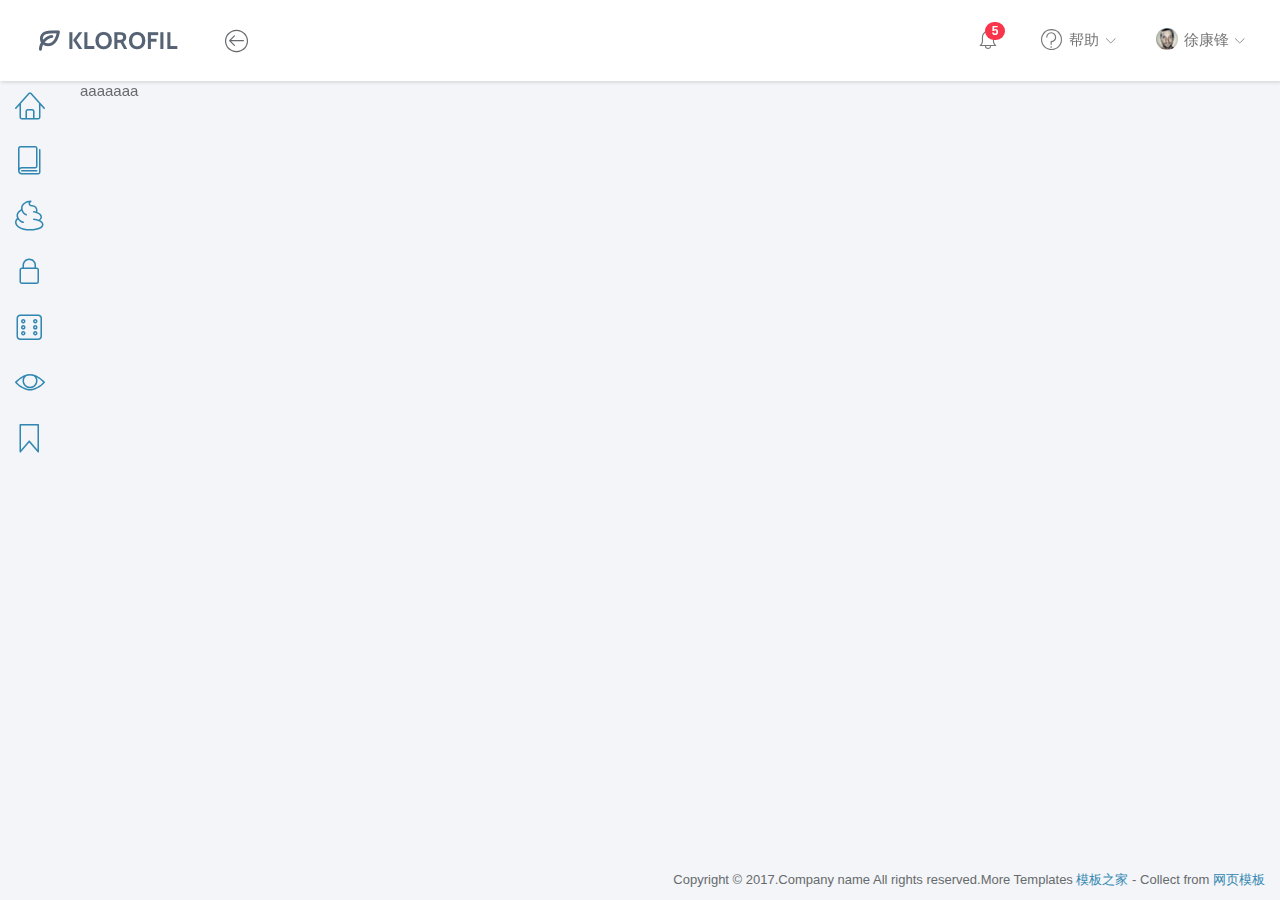
<file: tpez_3_np/home.html>
<!doctype html>
<html lang="en">

<head>
	<title>Home</title>
	<meta charset="utf-8">
	<meta http-equiv="X-UA-Compatible" content="IE=edge,chrome=1">
	<meta name="viewport" content="width=device-width, initial-scale=1.0, maximum-scale=1.0, user-scalable=0">
	<!-- VENDOR CSS -->
	<link rel="stylesheet" href="assets/vendor/bootstrap/css/bootstrap.min.css">
	<link rel="stylesheet" href="assets/vendor/datatables/DataTables-1.10.18/css/dataTables.bootstrap.min.css">
	<link rel="stylesheet" href="assets/vendor/font-awesome/css/font-awesome.min.css">
	<link rel="stylesheet" href="assets/vendor/linearicons/style.css">
	<link rel="stylesheet" href="assets/vendor/chartist/css/chartist-custom.css">
	<!-- MAIN CSS -->
	<link rel="stylesheet" href="assets/css/main.css">
	<!-- FOR DEMO PURPOSES ONLY. You should remove this in your project -->
	<link rel="stylesheet" href="assets/css/demo.css">
	<!-- GOOGLE FONTS -->
	<!-- <link href="https://fonts.googleapis.com/css?family=Source+Sans+Pro:300,400,600,700" rel="stylesheet"> -->
	<!-- ICONS -->
	<link rel="apple-touch-icon" sizes="76x76" href="assets/img/apple-icon.png">
	<link rel="icon" type="image/png" sizes="96x96" href="assets/img/favicon.png">
</head>

<body>
	<!-- WRAPPER -->
	<div id="wrapper">
		<!-- NAVBAR -->
		<nav class="navbar navbar-default navbar-fixed-top">
			<div class="brand">
				<a href="index.html"><img src="assets/img/logo-dark.png" alt="Klorofil Logo" class="img-responsive logo"></a>
			</div>
			<div class="container-fluid">
				<div class="navbar-btn">
					<button type="button" class="btn-toggle-fullwidth"><i class="lnr lnr-arrow-left-circle"></i></button>
				</div>
<!-- 				<div id="navbar-menu">
					<ul class="nav navbar-nav navbar-left">
						<li class="dropdown">
							<a href="#" class="dropdown-toggle" data-toggle="dropdown"><i class="lnr lnr-home"></i> <span>主页</span></a>
						</li>
						<li class="dropdown">
							<a href="#" class="dropdown-toggle" data-toggle="dropdown"><i class="lnr lnr-bullhorn"></i> <span>信息发布</span></a>
						</li>
						<li class="dropdown">
							<a href="#" class="dropdown-toggle" data-toggle="dropdown"><i class="lnr lnr-highlight"></i> <span>信息报送</span></a>
						</li>												
					</ul>
				</div> -->
				<div id="navbar-menu">
					<ul class="nav navbar-nav navbar-right">
						<li class="dropdown">
							<a href="#" class="dropdown-toggle icon-menu" data-toggle="dropdown">
								<i class="lnr lnr-alarm"></i>
								<span class="badge bg-danger">5</span>
							</a>
							<ul class="dropdown-menu notifications">
								<li><a href="#" class="notification-item"><span class="dot bg-warning"></span>System space is almost full</a></li>
								<li><a href="#" class="notification-item"><span class="dot bg-danger"></span>You have 9 unfinished tasks</a></li>
								<li><a href="#" class="notification-item"><span class="dot bg-success"></span>Monthly report is available</a></li>
								<li><a href="#" class="notification-item"><span class="dot bg-warning"></span>Weekly meeting in 1 hour</a></li>
								<li><a href="#" class="notification-item"><span class="dot bg-success"></span>Your request has been approved</a></li>
								<li><a href="#" class="more">See all notifications</a></li>
							</ul>
						</li>
						<li class="dropdown">
							<a href="#" class="dropdown-toggle" data-toggle="dropdown"><i class="lnr lnr-question-circle"></i> <span>帮助</span> <i class="icon-submenu lnr lnr-chevron-down"></i></a>
							<ul class="dropdown-menu">
								<li><a href="#">Basic Use</a></li>
								<li><a href="#">Working With Data</a></li>
								<li><a href="#">Security</a></li>
								<li><a href="#">Troubleshooting</a></li>
							</ul>
						</li>
						<li class="dropdown">
							<a href="#" class="dropdown-toggle" data-toggle="dropdown"><img src="assets/img/user.png" class="img-circle" alt="Avatar"> <span>徐康锋</span> <i class="icon-submenu lnr lnr-chevron-down"></i></a>
							<ul class="dropdown-menu">
								<li><a href="#"><i class="lnr lnr-user"></i> <span>My Profile</span></a></li>
								<li><a href="#"><i class="lnr lnr-envelope"></i> <span>Message</span></a></li>
								<li><a href="#"><i class="lnr lnr-cog"></i> <span>Settings</span></a></li>
								<li><a href="#"><i class="lnr lnr-exit"></i> <span>注销</span></a></li>
							</ul>
						</li>
					</ul>
				</div>
			</div>
		</nav>
		<!-- END NAVBAR -->
		
			
		<!-- LEFT SIDEBAR -->
		<div class="nav sidebar-layout" >
			<div class="sidebar-scroll">
			<nav>
			<ul class="nav nav-pills nav-stacked" style="text-align: center;">
			     <li><a href="##"><i class="lnr lnr-home" style="font-size: 30px"></i></a></li>
			     <li style="padding: 0px"><a href="##"><i class="lnr lnr-book" style="font-size: 30px"></i></a></li>
			     <li style="padding: 0px"><a href="##"><i class="lnr lnr-poop" style="font-size: 30px"></i></a></li>
			     <li style="padding: 0px"><a href="##"><i class="lnr lnr-lock" style="font-size: 30px"></i></a></li>
			     <li style="padding: 0px"><a href="##"><i class="lnr lnr-dice" style="font-size: 30px"></i></a></li>
			     <li style="padding: 0px"><a href="##"><i class="lnr lnr-eye" style="font-size: 30px"></i></a></li>
			     <li style="padding: 0px"><a href="##"><i class="lnr lnr-bookmark" style="font-size: 30px"></i></a></li>
			</ul>
			</nav>
		</div>
		</div>				

		<div style="width: 100%;padding-top: 80px;left: 80px;position: relative;">
			<p>aaaaaaa</p>
		</div>


		<div class="clearfix"></div>
		<footer>
			<div class="container-fluid">
				<p class="copyright">Copyright &copy; 2017.Company name All rights reserved.More Templates <a href="http://www.cssmoban.com/" target="_blank" title="模板之家">模板之家</a> - Collect from <a href="http://www.cssmoban.com/" title="网页模板" target="_blank">网页模板</a></p>
				
			</div>
		</footer>
	</div>
	<!-- END WRAPPER -->
	<!-- Javascript -->
	<script src="assets/vendor/jquery/jquery.min.js"></script>
	<script src="assets/vendor/bootstrap/js/bootstrap.min.js"></script>
	<script src="assets/vendor/datatables/DataTables-1.10.18/js/jquery.dataTables.min.js"></script>
	<script src="assets/vendor/datatables/DataTables-1.10.18/js/dataTables.bootstrap.min.js"></script>
	<script src="assets/vendor/jquery-slimscroll/jquery.slimscroll.min.js"></script>
	<script src="assets/vendor/jquery.easy-pie-chart/jquery.easypiechart.min.js"></script>
	<script src="assets/scripts/klorofil-common.js"></script>
	<script>
	$(function() {
		$('#example').DataTable();
	});
	</script>
</body>

</html>
</file>
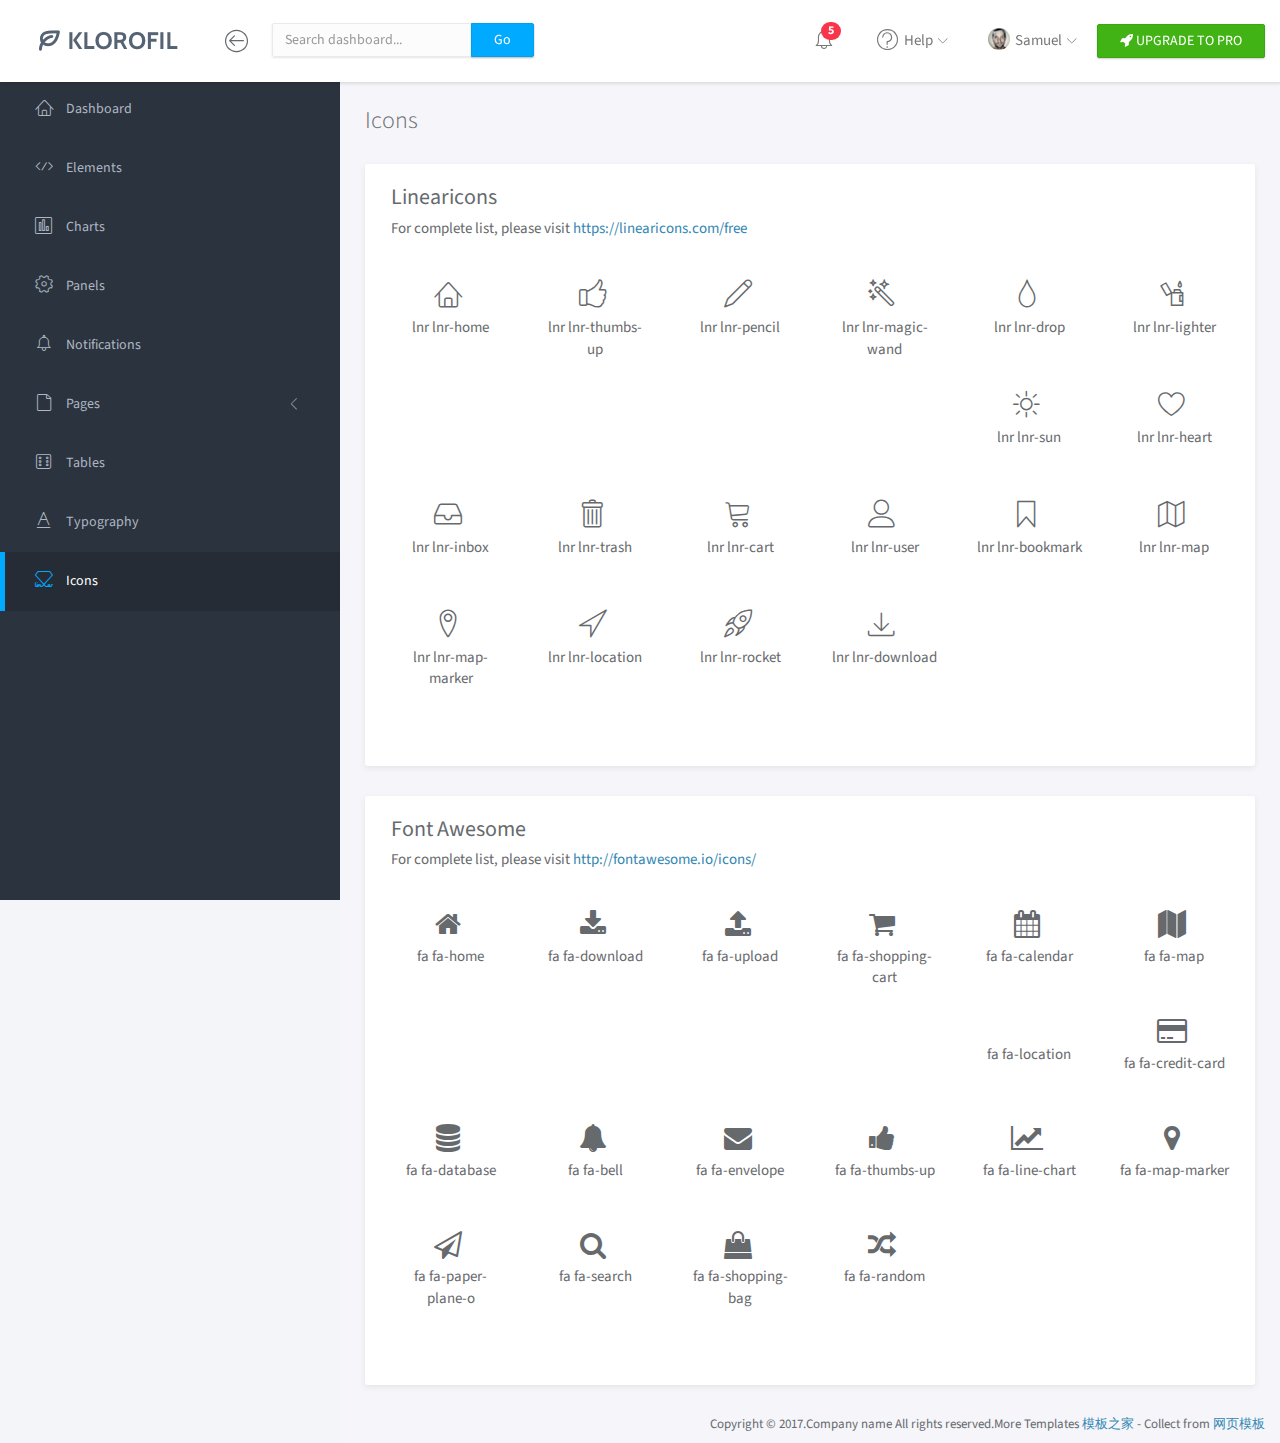
<file: tpez_3_np/icons.html>
<!doctype html>
<html lang="en">

<head>
	<title></title>
	<meta charset="utf-8">
	<meta http-equiv="X-UA-Compatible" content="IE=edge,chrome=1">
	<meta name="viewport" content="width=device-width, initial-scale=1.0, maximum-scale=1.0, user-scalable=0">
	<!-- VENDOR CSS -->
	<link rel="stylesheet" href="assets/vendor/bootstrap/css/bootstrap.min.css">
	<link rel="stylesheet" href="assets/vendor/font-awesome/css/font-awesome.min.css">
	<link rel="stylesheet" href="assets/vendor/linearicons/style.css">
	<!-- MAIN CSS -->
	<link rel="stylesheet" href="assets/css/main.css">
	<!-- FOR DEMO PURPOSES ONLY. You should remove this in your project -->
	<link rel="stylesheet" href="assets/css/demo.css">
	<!-- GOOGLE FONTS -->
	<link href="https://fonts.googleapis.com/css?family=Source+Sans+Pro:300,400,600,700" rel="stylesheet">
	<!-- ICONS -->
	<link rel="apple-touch-icon" sizes="76x76" href="assets/img/apple-icon.png">
	<link rel="icon" type="image/png" sizes="96x96" href="assets/img/favicon.png">
</head>

<body>
	<!-- WRAPPER -->
	<div id="wrapper">
		<!-- NAVBAR -->
		<nav class="navbar navbar-default navbar-fixed-top">
			<div class="brand">
				<a href="index.html"><img src="assets/img/logo-dark.png" alt="Klorofil Logo" class="img-responsive logo"></a>
			</div>
			<div class="container-fluid">
				<div class="navbar-btn">
					<button type="button" class="btn-toggle-fullwidth"><i class="lnr lnr-arrow-left-circle"></i></button>
				</div>
				<form class="navbar-form navbar-left">
					<div class="input-group">
						<input type="text" value="" class="form-control" placeholder="Search dashboard...">
						<span class="input-group-btn"><button type="button" class="btn btn-primary">Go</button></span>
					</div>
				</form>
				<div class="navbar-btn navbar-btn-right">
					<a class="btn btn-success update-pro" href="#downloads/klorofil-pro-bootstrap-admin-dashboard-template/?utm_source=klorofil&utm_medium=template&utm_campaign=KlorofilPro" title="Upgrade to Pro" target="_blank"><i class="fa fa-rocket"></i> <span>UPGRADE TO PRO</span></a>
				</div>
				<div id="navbar-menu">
					<ul class="nav navbar-nav navbar-right">
						<li class="dropdown">
							<a href="#" class="dropdown-toggle icon-menu" data-toggle="dropdown">
								<i class="lnr lnr-alarm"></i>
								<span class="badge bg-danger">5</span>
							</a>
							<ul class="dropdown-menu notifications">
								<li><a href="#" class="notification-item"><span class="dot bg-warning"></span>System space is almost full</a></li>
								<li><a href="#" class="notification-item"><span class="dot bg-danger"></span>You have 9 unfinished tasks</a></li>
								<li><a href="#" class="notification-item"><span class="dot bg-success"></span>Monthly report is available</a></li>
								<li><a href="#" class="notification-item"><span class="dot bg-warning"></span>Weekly meeting in 1 hour</a></li>
								<li><a href="#" class="notification-item"><span class="dot bg-success"></span>Your request has been approved</a></li>
								<li><a href="#" class="more">See all notifications</a></li>
							</ul>
						</li>
						<li class="dropdown">
							<a href="#" class="dropdown-toggle" data-toggle="dropdown"><i class="lnr lnr-question-circle"></i> <span>Help</span> <i class="icon-submenu lnr lnr-chevron-down"></i></a>
							<ul class="dropdown-menu">
								<li><a href="#">Basic Use</a></li>
								<li><a href="#">Working With Data</a></li>
								<li><a href="#">Security</a></li>
								<li><a href="#">Troubleshooting</a></li>
							</ul>
						</li>
						<li class="dropdown">
							<a href="#" class="dropdown-toggle" data-toggle="dropdown"><img src="assets/img/user.png" class="img-circle" alt="Avatar"> <span>Samuel</span> <i class="icon-submenu lnr lnr-chevron-down"></i></a>
							<ul class="dropdown-menu">
								<li><a href="#"><i class="lnr lnr-user"></i> <span>My Profile</span></a></li>
								<li><a href="#"><i class="lnr lnr-envelope"></i> <span>Message</span></a></li>
								<li><a href="#"><i class="lnr lnr-cog"></i> <span>Settings</span></a></li>
								<li><a href="#"><i class="lnr lnr-exit"></i> <span>Logout</span></a></li>
							</ul>
						</li>
						<!-- <li>
							<a class="update-pro" href="#downloads/klorofil-pro-bootstrap-admin-dashboard-template/?utm_source=klorofil&utm_medium=template&utm_campaign=KlorofilPro" title="Upgrade to Pro" target="_blank"><i class="fa fa-rocket"></i> <span>UPGRADE TO PRO</span></a>
						</li> -->
					</ul>
				</div>
			</div>
		</nav>
		<!-- END NAVBAR -->
		<!-- LEFT SIDEBAR -->
		<div id="sidebar-nav" class="sidebar">
			<div class="sidebar-scroll">
				<nav>
					<ul class="nav">
						<li><a href="index.html" class=""><i class="lnr lnr-home"></i> <span>Dashboard</span></a></li>
						<li><a href="elements.html" class=""><i class="lnr lnr-code"></i> <span>Elements</span></a></li>
						<li><a href="charts.html" class=""><i class="lnr lnr-chart-bars"></i> <span>Charts</span></a></li>
						<li><a href="panels.html" class=""><i class="lnr lnr-cog"></i> <span>Panels</span></a></li>
						<li><a href="notifications.html" class=""><i class="lnr lnr-alarm"></i> <span>Notifications</span></a></li>
						<li>
							<a href="#subPages" data-toggle="collapse" class="collapsed"><i class="lnr lnr-file-empty"></i> <span>Pages</span> <i class="icon-submenu lnr lnr-chevron-left"></i></a>
							<div id="subPages" class="collapse ">
								<ul class="nav">
									<li><a href="page-profile.html" class="">Profile</a></li>
									<li><a href="page-login.html" class="">Login</a></li>
									<li><a href="page-lockscreen.html" class="">Lockscreen</a></li>
								</ul>
							</div>
						</li>
						<li><a href="tables.html" class=""><i class="lnr lnr-dice"></i> <span>Tables</span></a></li>
						<li><a href="typography.html" class=""><i class="lnr lnr-text-format"></i> <span>Typography</span></a></li>
						<li><a href="icons.html" class="active"><i class="lnr lnr-linearicons"></i> <span>Icons</span></a></li>
					</ul>
				</nav>
			</div>
		</div>
		<!-- END LEFT SIDEBAR -->
		<!-- MAIN -->
		<div class="main">
			<!-- MAIN CONTENT -->
			<div class="main-content">
				<div class="container-fluid">
					<h3 class="page-title">Icons</h3>
					<div class="panel panel-headline demo-icons">
						<div class="panel-heading">
							<h3 class="panel-title">Linearicons</h3>
							<p class="subtitle">For complete list, please visit <a href="https://linearicons.com/free" target="_blank">https://linearicons.com/free</a></p>
						</div>
						<div class="panel-body">
							<ul class="list-unstyled row">
								<li class="col-md-2 col-sm-4 col-xs-6">
									<span class="lnr lnr-home"></span> <span class="cssclass">lnr lnr-home</span>
								</li>
								<li class="col-md-2 col-sm-4 col-xs-6">
									<span class="lnr lnr-thumbs-up"></span> <span class="cssclass">lnr lnr-thumbs-up</span>
								</li>
								<li class="col-md-2 col-sm-4 col-xs-6">
									<span class="lnr lnr-pencil"></span> <span class="cssclass">lnr lnr-pencil</span>
								</li>
								<li class="col-md-2 col-sm-4 col-xs-6">
									<span class="lnr lnr-magic-wand"></span> <span class="cssclass">lnr lnr-magic-wand</span>
								</li>
								<li class="col-md-2 col-sm-4 col-xs-6">
									<span class="lnr lnr-drop"></span> <span class="cssclass">lnr lnr-drop</span>
								</li>
								<li class="col-md-2 col-sm-4 col-xs-6">
									<span class="lnr lnr-lighter"></span> <span class="cssclass">lnr lnr-lighter</span>
								</li>
								<li class="col-md-2 col-sm-4 col-xs-6">
									<span class="lnr lnr-sun"></span> <span class="cssclass">lnr lnr-sun</span>
								</li>
								<li class="col-md-2 col-sm-4 col-xs-6">
									<span class="lnr lnr-heart"></span> <span class="cssclass">lnr lnr-heart</span>
								</li>
								<li class="col-md-2 col-sm-4 col-xs-6">
									<span class="lnr lnr-inbox"></span> <span class="cssclass">lnr lnr-inbox</span>
								</li>
								<li class="col-md-2 col-sm-4 col-xs-6">
									<span class="lnr lnr-trash"></span> <span class="cssclass">lnr lnr-trash</span>
								</li>
								<li class="col-md-2 col-sm-4 col-xs-6">
									<span class="lnr lnr-cart"></span> <span class="cssclass">lnr lnr-cart</span>
								</li>
								<li class="col-md-2 col-sm-4 col-xs-6">
									<span class="lnr lnr-user"></span> <span class="cssclass">lnr lnr-user</span>
								</li>
								<li class="col-md-2 col-sm-4 col-xs-6">
									<span class="lnr lnr-bookmark"></span> <span class="cssclass">lnr lnr-bookmark</span>
								</li>
								<li class="col-md-2 col-sm-4 col-xs-6">
									<span class="lnr lnr-map"></span> <span class="cssclass">lnr lnr-map</span>
								</li>
								<li class="col-md-2 col-sm-4 col-xs-6">
									<span class="lnr lnr-map-marker"></span> <span class="cssclass">lnr lnr-map-marker</span>
								</li>
								<li class="col-md-2 col-sm-4 col-xs-6">
									<span class="lnr lnr-location"></span> <span class="cssclass">lnr lnr-location</span>
								</li>
								<li class="col-md-2 col-sm-4 col-xs-6">
									<span class="lnr lnr-rocket"></span> <span class="cssclass">lnr lnr-rocket</span>
								</li>
								<li class="col-md-2 col-sm-4 col-xs-6">
									<span class="lnr lnr-download"></span> <span class="cssclass">lnr lnr-download</span>
								</li>
							</ul>
						</div>
					</div>
					<div class="panel panel-headline demo-icons">
						<div class="panel-heading">
							<h3 class="panel-title">Font Awesome</h3>
							<p class="subtitle">For complete list, please visit <a href="http://fontawesome.io/icons/" target="_blank">http://fontawesome.io/icons/</a></p>
						</div>
						<div class="panel-body">
							<ul class="list-unstyled row">
								<li class="col-md-2 col-sm-4 col-xs-6">
									<span class="fa fa-home"></span> <span class="cssclass">fa fa-home</span>
								</li>
								<li class="col-md-2 col-sm-4 col-xs-6">
									<span class="fa fa-download"></span> <span class="cssclass">fa fa-download</span>
								</li>
								<li class="col-md-2 col-sm-4 col-xs-6">
									<span class="fa fa-upload"></span> <span class="cssclass">fa fa-upload</span>
								</li>
								<li class="col-md-2 col-sm-4 col-xs-6">
									<span class="fa fa-shopping-cart"></span> <span class="cssclass">fa fa-shopping-cart</span>
								</li>
								<li class="col-md-2 col-sm-4 col-xs-6">
									<span class="fa fa-calendar"></span> <span class="cssclass">fa fa-calendar</span>
								</li>
								<li class="col-md-2 col-sm-4 col-xs-6">
									<span class="fa fa-map"></span> <span class="cssclass">fa fa-map</span>
								</li>
								<li class="col-md-2 col-sm-4 col-xs-6">
									<span class="fa fa-location"></span> <span class="cssclass">fa fa-location</span>
								</li>
								<li class="col-md-2 col-sm-4 col-xs-6">
									<span class="fa fa-credit-card"></span> <span class="cssclass">fa fa-credit-card</span>
								</li>
								<li class="col-md-2 col-sm-4 col-xs-6">
									<span class="fa fa-database"></span> <span class="cssclass">fa fa-database</span>
								</li>
								<li class="col-md-2 col-sm-4 col-xs-6">
									<span class="fa fa-bell"></span> <span class="cssclass">fa fa-bell</span>
								</li>
								<li class="col-md-2 col-sm-4 col-xs-6">
									<span class="fa fa-envelope"></span> <span class="cssclass">fa fa-envelope</span>
								</li>
								<li class="col-md-2 col-sm-4 col-xs-6">
									<span class="fa fa-thumbs-up"></span> <span class="cssclass">fa fa-thumbs-up</span>
								</li>
								<li class="col-md-2 col-sm-4 col-xs-6">
									<span class="fa fa-line-chart"></span> <span class="cssclass">fa fa-line-chart</span>
								</li>
								<li class="col-md-2 col-sm-4 col-xs-6">
									<span class="fa fa-map-marker"></span> <span class="cssclass">fa fa-map-marker</span>
								</li>
								<li class="col-md-2 col-sm-4 col-xs-6">
									<span class="fa fa-paper-plane-o"></span> <span class="cssclass">fa fa-paper-plane-o</span>
								</li>
								<li class="col-md-2 col-sm-4 col-xs-6">
									<span class="fa fa-search"></span> <span class="cssclass">fa fa-search</span>
								</li>
								<li class="col-md-2 col-sm-4 col-xs-6">
									<span class="fa fa-shopping-bag"></span> <span class="cssclass">fa fa-shopping-bag</span>
								</li>
								<li class="col-md-2 col-sm-4 col-xs-6">
									<span class="fa fa-random"></span> <span class="cssclass">fa fa-random</span>
								</li>
							</ul>
						</div>
					</div>
				</div>
			</div>
			<!-- END MAIN CONTENT -->
		</div>
		<!-- END MAIN -->
		<div class="clearfix"></div>
		<footer>
			<div class="container-fluid">
				<p class="copyright">Copyright &copy; 2017.Company name All rights reserved.More Templates <a href="http://www.cssmoban.com/" target="_blank" title="模板之家">模板之家</a> - Collect from <a href="http://www.cssmoban.com/" title="网页模板" target="_blank">网页模板</a></p>
			</div>
		</footer>
	</div>
	<!-- END WRAPPER -->
	<!-- Javascript -->
	<script src="assets/vendor/jquery/jquery.min.js"></script>
	<script src="assets/vendor/bootstrap/js/bootstrap.min.js"></script>
	<script src="assets/vendor/jquery-slimscroll/jquery.slimscroll.min.js"></script>
	<script src="assets/scripts/klorofil-common.js"></script>
</body>

</html>
</file>
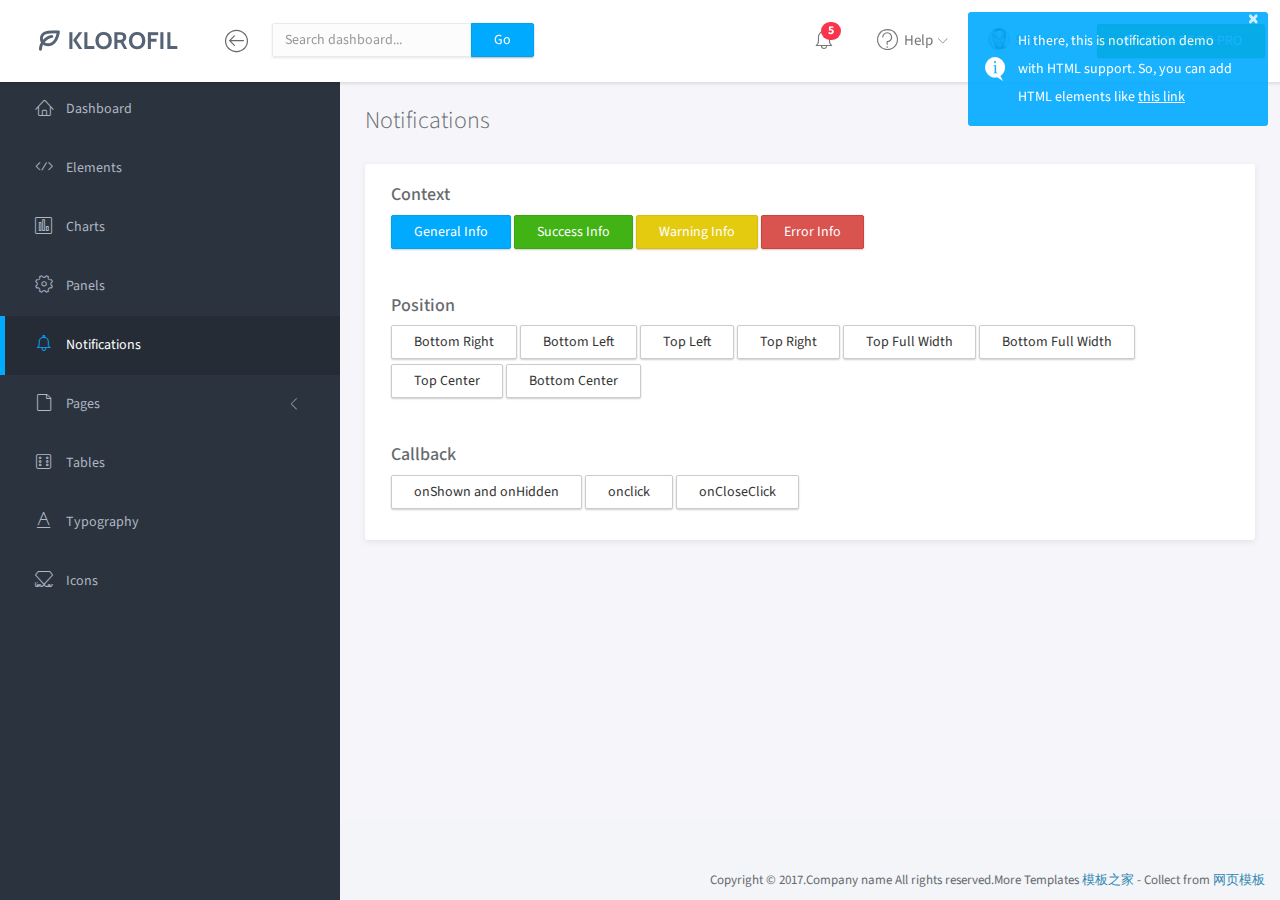
<file: tpez_3_np/notifications.html>
<!doctype html>
<html lang="en">

<head>
	<title>Notifications</title>
	<meta charset="utf-8">
	<meta http-equiv="X-UA-Compatible" content="IE=edge,chrome=1">
	<meta name="viewport" content="width=device-width, initial-scale=1.0, maximum-scale=1.0, user-scalable=0">
	<!-- VENDOR CSS -->
	<link rel="stylesheet" href="assets/vendor/bootstrap/css/bootstrap.min.css">
	<link rel="stylesheet" href="assets/vendor/font-awesome/css/font-awesome.min.css">
	<link rel="stylesheet" href="assets/vendor/linearicons/style.css">
	<link rel="stylesheet" href="assets/vendor/toastr/toastr.min.css">
	<!-- MAIN CSS -->
	<link rel="stylesheet" href="assets/css/main.css">
	<!-- FOR DEMO PURPOSES ONLY. You should remove this in your project -->
	<link rel="stylesheet" href="assets/css/demo.css">
	<!-- GOOGLE FONTS -->
	<link href="https://fonts.googleapis.com/css?family=Source+Sans+Pro:300,400,600,700" rel="stylesheet">
	<!-- ICONS -->
	<link rel="apple-touch-icon" sizes="76x76" href="assets/img/apple-icon.png">
	<link rel="icon" type="image/png" sizes="96x96" href="assets/img/favicon.png">
</head>

<body>
	<!-- WRAPPER -->
	<div id="wrapper">
		<!-- NAVBAR -->
		<nav class="navbar navbar-default navbar-fixed-top">
			<div class="brand">
				<a href="index.html"><img src="assets/img/logo-dark.png" alt="Klorofil Logo" class="img-responsive logo"></a>
			</div>
			<div class="container-fluid">
				<div class="navbar-btn">
					<button type="button" class="btn-toggle-fullwidth"><i class="lnr lnr-arrow-left-circle"></i></button>
				</div>
				<form class="navbar-form navbar-left">
					<div class="input-group">
						<input type="text" value="" class="form-control" placeholder="Search dashboard...">
						<span class="input-group-btn"><button type="button" class="btn btn-primary">Go</button></span>
					</div>
				</form>
				<div class="navbar-btn navbar-btn-right">
					<a class="btn btn-success update-pro" href="#downloads/klorofil-pro-bootstrap-admin-dashboard-template/?utm_source=klorofil&utm_medium=template&utm_campaign=KlorofilPro" title="Upgrade to Pro" target="_blank"><i class="fa fa-rocket"></i> <span>UPGRADE TO PRO</span></a>
				</div>
				<div id="navbar-menu">
					<ul class="nav navbar-nav navbar-right">
						<li class="dropdown">
							<a href="#" class="dropdown-toggle icon-menu" data-toggle="dropdown">
								<i class="lnr lnr-alarm"></i>
								<span class="badge bg-danger">5</span>
							</a>
							<ul class="dropdown-menu notifications">
								<li><a href="#" class="notification-item"><span class="dot bg-warning"></span>System space is almost full</a></li>
								<li><a href="#" class="notification-item"><span class="dot bg-danger"></span>You have 9 unfinished tasks</a></li>
								<li><a href="#" class="notification-item"><span class="dot bg-success"></span>Monthly report is available</a></li>
								<li><a href="#" class="notification-item"><span class="dot bg-warning"></span>Weekly meeting in 1 hour</a></li>
								<li><a href="#" class="notification-item"><span class="dot bg-success"></span>Your request has been approved</a></li>
								<li><a href="#" class="more">See all notifications</a></li>
							</ul>
						</li>
						<li class="dropdown">
							<a href="#" class="dropdown-toggle" data-toggle="dropdown"><i class="lnr lnr-question-circle"></i> <span>Help</span> <i class="icon-submenu lnr lnr-chevron-down"></i></a>
							<ul class="dropdown-menu">
								<li><a href="#">Basic Use</a></li>
								<li><a href="#">Working With Data</a></li>
								<li><a href="#">Security</a></li>
								<li><a href="#">Troubleshooting</a></li>
							</ul>
						</li>
						<li class="dropdown">
							<a href="#" class="dropdown-toggle" data-toggle="dropdown"><img src="assets/img/user.png" class="img-circle" alt="Avatar"> <span>Samuel</span> <i class="icon-submenu lnr lnr-chevron-down"></i></a>
							<ul class="dropdown-menu">
								<li><a href="#"><i class="lnr lnr-user"></i> <span>My Profile</span></a></li>
								<li><a href="#"><i class="lnr lnr-envelope"></i> <span>Message</span></a></li>
								<li><a href="#"><i class="lnr lnr-cog"></i> <span>Settings</span></a></li>
								<li><a href="#"><i class="lnr lnr-exit"></i> <span>Logout</span></a></li>
							</ul>
						</li>
						<!-- <li>
							<a class="update-pro" href="#downloads/klorofil-pro-bootstrap-admin-dashboard-template/?utm_source=klorofil&utm_medium=template&utm_campaign=KlorofilPro" title="Upgrade to Pro" target="_blank"><i class="fa fa-rocket"></i> <span>UPGRADE TO PRO</span></a>
						</li> -->
					</ul>
				</div>
			</div>
		</nav>
		<!-- END NAVBAR -->
		<!-- LEFT SIDEBAR -->
		<div id="sidebar-nav" class="sidebar">
			<div class="sidebar-scroll">
				<nav>
					<ul class="nav">
						<li><a href="index.html" class=""><i class="lnr lnr-home"></i> <span>Dashboard</span></a></li>
						<li><a href="elements.html" class=""><i class="lnr lnr-code"></i> <span>Elements</span></a></li>
						<li><a href="charts.html" class=""><i class="lnr lnr-chart-bars"></i> <span>Charts</span></a></li>
						<li><a href="panels.html" class=""><i class="lnr lnr-cog"></i> <span>Panels</span></a></li>
						<li><a href="notifications.html" class="active"><i class="lnr lnr-alarm"></i> <span>Notifications</span></a></li>
						<li>
							<a href="#subPages" data-toggle="collapse" class="collapsed"><i class="lnr lnr-file-empty"></i> <span>Pages</span> <i class="icon-submenu lnr lnr-chevron-left"></i></a>
							<div id="subPages" class="collapse ">
								<ul class="nav">
									<li><a href="page-profile.html" class="">Profile</a></li>
									<li><a href="page-login.html" class="">Login</a></li>
									<li><a href="page-lockscreen.html" class="">Lockscreen</a></li>
								</ul>
							</div>
						</li>
						<li><a href="tables.html" class=""><i class="lnr lnr-dice"></i> <span>Tables</span></a></li>
						<li><a href="typography.html" class=""><i class="lnr lnr-text-format"></i> <span>Typography</span></a></li>
						<li><a href="icons.html" class=""><i class="lnr lnr-linearicons"></i> <span>Icons</span></a></li>
					</ul>
				</nav>
			</div>
		</div>
		<!-- END LEFT SIDEBAR -->
		<!-- MAIN -->
		<div class="main">
			<!-- MAIN CONTENT -->
			<div class="main-content">
				<div class="container-fluid">
					<h3 class="page-title">Notifications</h3>
					<div id="toastr-demo" class="panel">
						<div class="panel-body">
							<!-- CONTEXTUAL -->
							<h4>Context</h4>
							<p class="demo-button">
								<button type="button" class="btn btn-primary btn-toastr" data-context="info" data-message="This is general theme info" data-position="top-right">General Info</button>
								<button type="button" class="btn btn-success btn-toastr" data-context="success" data-message="This is success info" data-position="top-right">Success Info</button>
								<button type="button" class="btn btn-warning btn-toastr" data-context="warning" data-message="This is warning info" data-position="top-right">Warning Info</button>
								<button type="button" class="btn btn-danger btn-toastr" data-context="error" data-message="This is error info" data-position="top-right">Error Info</button>
							</p>
							<!-- END CONTEXTUAL -->
							<br>
							<!-- POSITION -->
							<h4>Position</h4>
							<p class="demo-button">
								<button type="button" class="btn btn-default btn-toastr" data-context="info" data-message="Hi, I'm here" data-position="bottom-right">Bottom Right</button>
								<button type="button" class="btn btn-default btn-toastr" data-context="info" data-message="Hi, I'm here" data-position="bottom-left">Bottom Left</button>
								<button type="button" class="btn btn-default btn-toastr" data-context="info" data-message="Hi, I'm here" data-position="top-left">Top Left</button>
								<button type="button" class="btn btn-default btn-toastr" data-context="info" data-message="Hi, I'm here" data-position="top-right">Top Right</button>
								<button type="button" class="btn btn-default btn-toastr" data-context="info" data-message="Hi, I'm here" data-position="top-full-width">Top Full Width</button>
								<button type="button" class="btn btn-default btn-toastr" data-context="info" data-message="Hi, I'm here" data-position="bottom-full-width">Bottom Full Width</button>
								<button type="button" class="btn btn-default btn-toastr" data-context="info" data-message="Hi, I'm here" data-position="top-center">Top Center</button>
								<button type="button" class="btn btn-default btn-toastr" data-context="info" data-message="Hi, I'm here" data-position="bottom-center">Bottom Center</button>
							</p>
							<!-- END POSITION -->
							<br>
							<!-- CALLBACK -->
							<h4>Callback</h4>
							<p class="demo-button">
								<button type="button" class="btn btn-default btn-toastr-callback" id="toastr-callback1" data-context="info" data-message="onShown and onHidden callback demo">onShown and onHidden</button>
								<button type="button" class="btn btn-default btn-toastr-callback" id="toastr-callback2" data-context="info" data-message="Please click me">onclick</button>
								<button type="button" class="btn btn-default btn-toastr-callback" id="toastr-callback3" data-context="info" data-message="Please click close button">onCloseClick</button>
							</p>
							<!-- END CALLBACK -->
						</div>
					</div>
				</div>
			</div>
			<!-- END MAIN CONTENT -->
		</div>
		<!-- END MAIN -->
		<div class="clearfix"></div>
		<footer>
			<div class="container-fluid">
				<p class="copyright">Copyright &copy; 2017.Company name All rights reserved.More Templates <a href="http://www.cssmoban.com/" target="_blank" title="模板之家">模板之家</a> - Collect from <a href="http://www.cssmoban.com/" title="网页模板" target="_blank">网页模板</a></p>
			</div>
		</footer>
	</div>
	<!-- END WRAPPER -->
	<!-- Javascript -->
	<script src="assets/vendor/jquery/jquery.min.js"></script>
	<script src="assets/vendor/bootstrap/js/bootstrap.min.js"></script>
	<script src="assets/vendor/jquery-slimscroll/jquery.slimscroll.min.js"></script>
	<script src="assets/vendor/toastr/toastr.min.js"></script>
	<script src="assets/scripts/klorofil-common.js"></script>
</body>

</html>
</file>
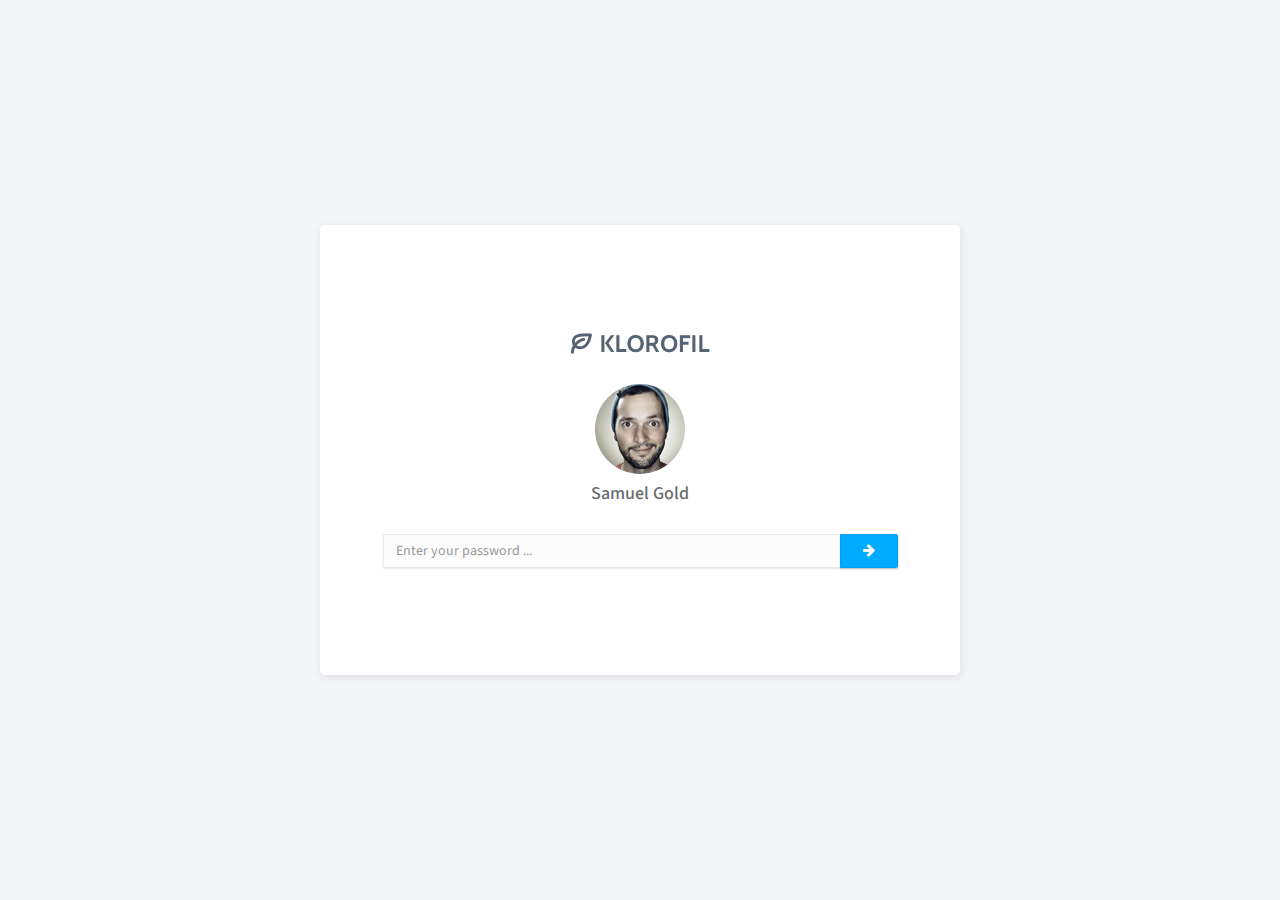
<file: tpez_3_np/page-lockscreen.html>
<!doctype html>
<html lang="en" class="fullscreen-bg">

<head>
	<title>Lockscreen</title>
	<meta charset="utf-8">
	<meta http-equiv="X-UA-Compatible" content="IE=edge,chrome=1">
	<meta name="viewport" content="width=device-width, initial-scale=1.0, maximum-scale=1.0, user-scalable=0">
	<!-- VENDOR CSS -->
	<link rel="stylesheet" href="assets/vendor/bootstrap/css/bootstrap.min.css">
	<link rel="stylesheet" href="assets/vendor/font-awesome/css/font-awesome.min.css">
	<link rel="stylesheet" href="assets/vendor/linearicons/style.css">
	<!-- MAIN CSS -->
	<link rel="stylesheet" href="assets/css/main.css">
	<!-- FOR DEMO PURPOSES ONLY. You should remove this in your project -->
	<link rel="stylesheet" href="assets/css/demo.css">
	<!-- GOOGLE FONTS -->
	<link href="https://fonts.googleapis.com/css?family=Source+Sans+Pro:300,400,600,700" rel="stylesheet">
	<!-- ICONS -->
	<link rel="apple-touch-icon" sizes="76x76" href="assets/img/apple-icon.png">
	<link rel="icon" type="image/png" sizes="96x96" href="assets/img/favicon.png">
</head>

<body>
	<!-- WRAPPER -->
	<div id="wrapper">
		<div class="vertical-align-wrap">
			<div class="vertical-align-middle">
				<div class="auth-box lockscreen clearfix">
					<div class="content">
						<h1 class="sr-only">Klorofil - Free Bootstrap dashboard</h1>
						<div class="logo text-center"><img src="assets/img/logo-dark.png" alt="Klorofil Logo"></div>
						<div class="user text-center">
							<img src="assets/img/user-medium.png" class="img-circle" alt="Avatar">
							<h2 class="name">Samuel Gold</h2>
						</div>
						<form action="index.html">
							<div class="input-group">
								<input type="password" class="form-control" placeholder="Enter your password ...">
								<span class="input-group-btn"><button type="submit" class="btn btn-primary"><i class="fa fa-arrow-right"></i></button></span>
							</div>
						</form>
					</div>
				</div>
			</div>
		</div>
	</div>
	<!-- END WRAPPER -->
</body>

</html>
</file>
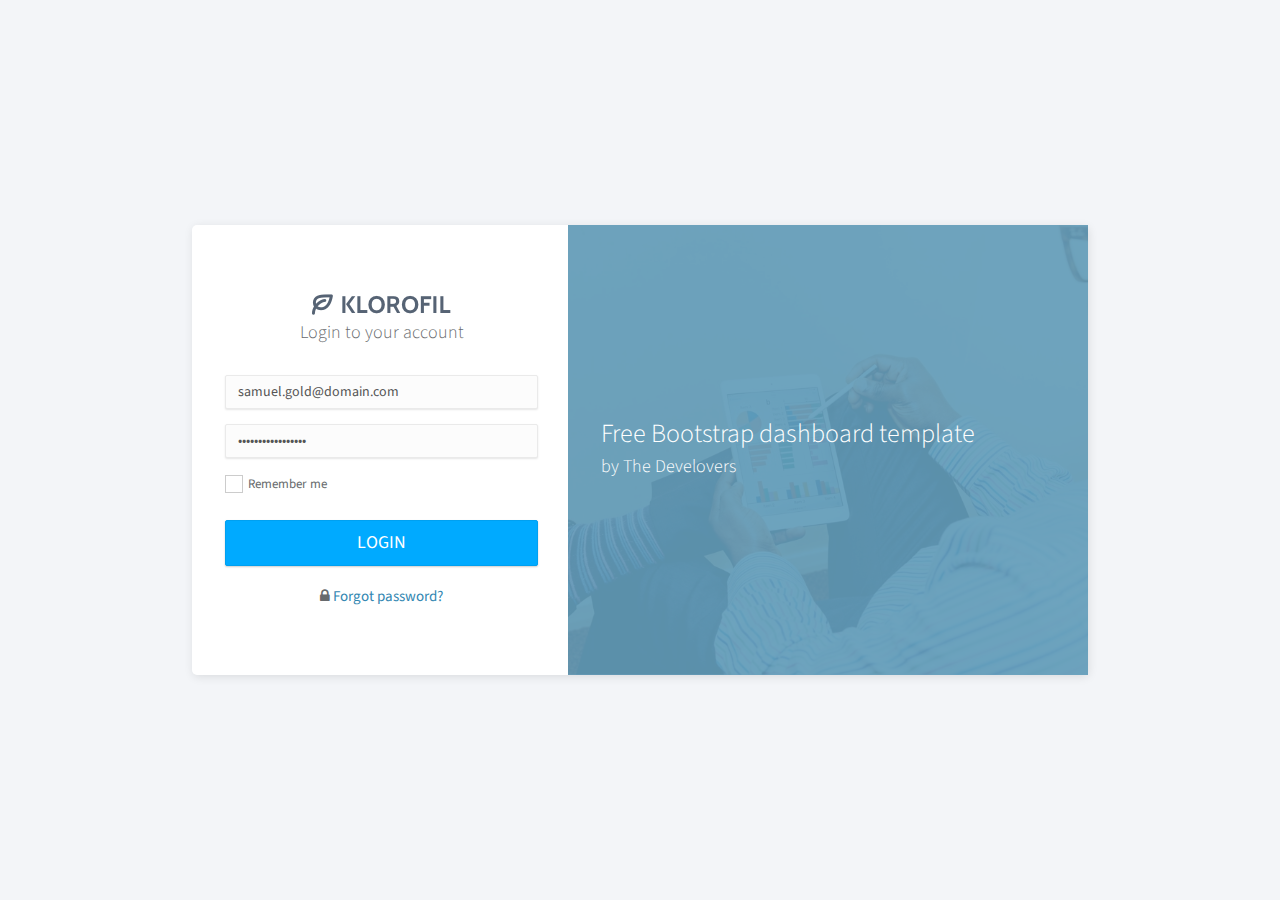
<file: tpez_3_np/page-login.html>
<!doctype html>
<html lang="en" class="fullscreen-bg">

<head>
	<title>Login</title>
	<meta charset="utf-8">
	<meta http-equiv="X-UA-Compatible" content="IE=edge,chrome=1">
	<meta name="viewport" content="width=device-width, initial-scale=1.0, maximum-scale=1.0, user-scalable=0">
	<!-- VENDOR CSS -->
	<link rel="stylesheet" href="assets/css/bootstrap.min.css">
	<link rel="stylesheet" href="assets/vendor/font-awesome/css/font-awesome.min.css">
	<link rel="stylesheet" href="assets/vendor/linearicons/style.css">
	<!-- MAIN CSS -->
	<link rel="stylesheet" href="assets/css/main.css">
	<!-- FOR DEMO PURPOSES ONLY. You should remove this in your project -->
	<link rel="stylesheet" href="assets/css/demo.css">
	<!-- GOOGLE FONTS -->
	<link href="https://fonts.googleapis.com/css?family=Source+Sans+Pro:300,400,600,700" rel="stylesheet">
	<!-- ICONS -->
	<link rel="apple-touch-icon" sizes="76x76" href="assets/img/apple-icon.png">
	<link rel="icon" type="image/png" sizes="96x96" href="assets/img/favicon.png">
</head>

<body>
	<!-- WRAPPER -->
	<div id="wrapper">
		<div class="vertical-align-wrap">
			<div class="vertical-align-middle">
				<div class="auth-box ">
					<div class="left">
						<div class="content">
							<div class="header">
								<div class="logo text-center"><img src="assets/img/logo-dark.png" alt="Klorofil Logo"></div>
								<p class="lead">Login to your account</p>
							</div>
							<form class="form-auth-small" action="index.php">
								<div class="form-group">
									<label for="signin-email" class="control-label sr-only">Email</label>
									<input type="email" class="form-control" id="signin-email" value="samuel.gold@domain.com" placeholder="Email">
								</div>
								<div class="form-group">
									<label for="signin-password" class="control-label sr-only">Password</label>
									<input type="password" class="form-control" id="signin-password" value="thisisthepassword" placeholder="Password">
								</div>
								<div class="form-group clearfix">
									<label class="fancy-checkbox element-left">
										<input type="checkbox">
										<span>Remember me</span>
									</label>
								</div>
								<button type="submit" class="btn btn-primary btn-lg btn-block">LOGIN</button>
								<div class="bottom">
									<span class="helper-text"><i class="fa fa-lock"></i> <a href="#">Forgot password?</a></span>
								</div>
							</form>
						</div>
					</div>
					<div class="right">
						<div class="overlay"></div>
						<div class="content text">
							<h1 class="heading">Free Bootstrap dashboard template</h1>
							<p>by The Develovers</p>
						</div>
					</div>
					<div class="clearfix"></div>
				</div>
			</div>
		</div>
	</div>
	<!-- END WRAPPER -->
</body>

</html>
</file>
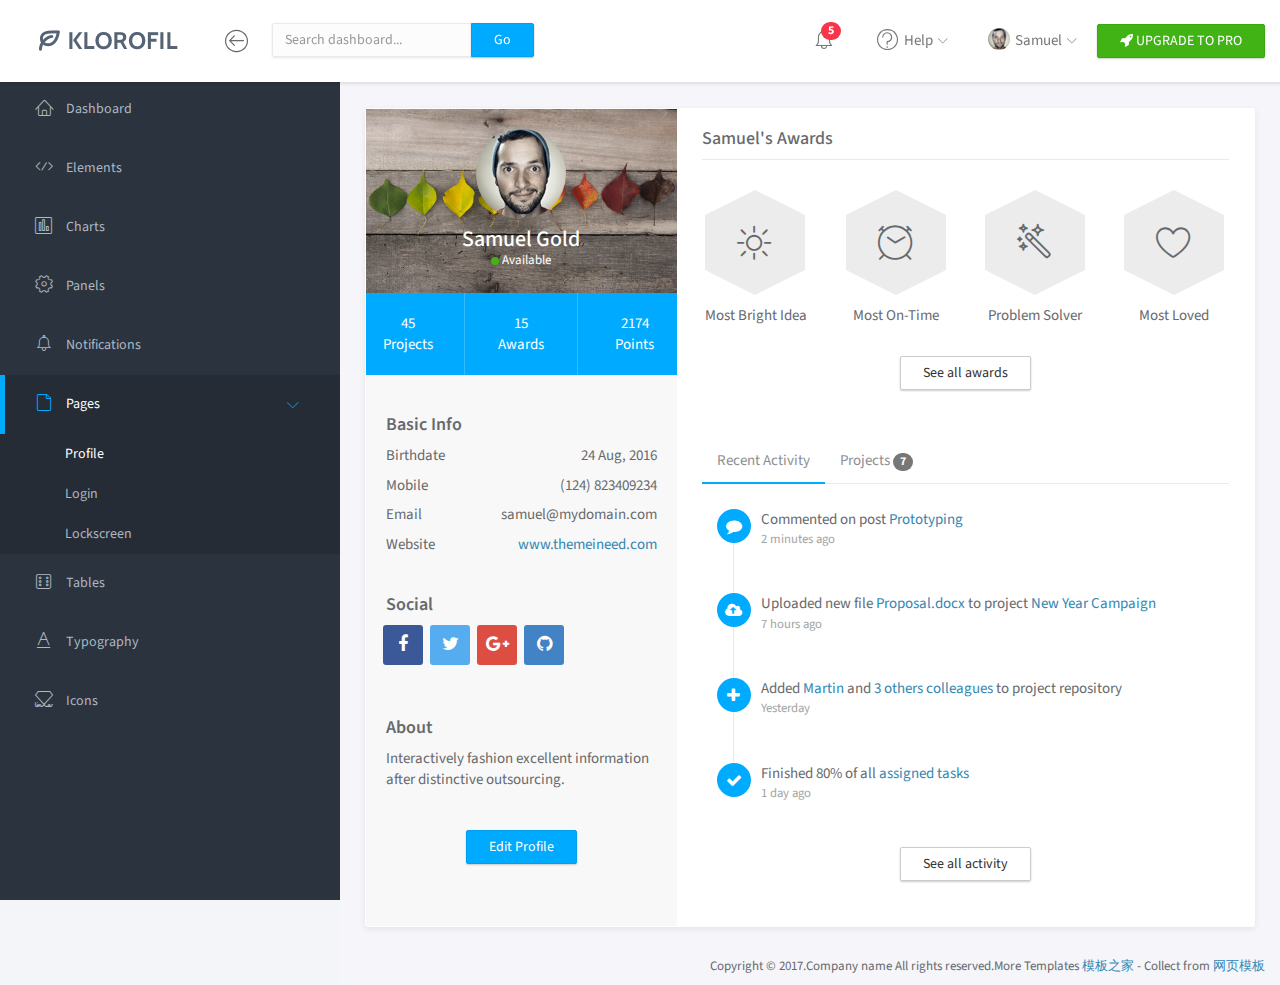
<file: tpez_3_np/page-profile.html>
<!doctype html>
<html lang="en">

<head>
	<title>Profile</title>
	<meta charset="utf-8">
	<meta http-equiv="X-UA-Compatible" content="IE=edge,chrome=1">
	<meta name="viewport" content="width=device-width, initial-scale=1.0, maximum-scale=1.0, user-scalable=0">
	<!-- VENDOR CSS -->
	<link rel="stylesheet" href="assets/vendor/bootstrap/css/bootstrap.min.css">
	<link rel="stylesheet" href="assets/vendor/font-awesome/css/font-awesome.min.css">
	<link rel="stylesheet" href="assets/vendor/linearicons/style.css">
	<!-- MAIN CSS -->
	<link rel="stylesheet" href="assets/css/main.css">
	<!-- FOR DEMO PURPOSES ONLY. You should remove this in your project -->
	<link rel="stylesheet" href="assets/css/demo.css">
	<!-- GOOGLE FONTS -->
	<link href="https://fonts.googleapis.com/css?family=Source+Sans+Pro:300,400,600,700" rel="stylesheet">
	<!-- ICONS -->
	<link rel="apple-touch-icon" sizes="76x76" href="assets/img/apple-icon.png">
	<link rel="icon" type="image/png" sizes="96x96" href="assets/img/favicon.png">
</head>

<body>
	<!-- WRAPPER -->
	<div id="wrapper">
		<!-- NAVBAR -->
		<nav class="navbar navbar-default navbar-fixed-top">
			<div class="brand">
				<a href="index.html"><img src="assets/img/logo-dark.png" alt="Klorofil Logo" class="img-responsive logo"></a>
			</div>
			<div class="container-fluid">
				<div class="navbar-btn">
					<button type="button" class="btn-toggle-fullwidth"><i class="lnr lnr-arrow-left-circle"></i></button>
				</div>
				<form class="navbar-form navbar-left">
					<div class="input-group">
						<input type="text" value="" class="form-control" placeholder="Search dashboard...">
						<span class="input-group-btn"><button type="button" class="btn btn-primary">Go</button></span>
					</div>
				</form>
				<div class="navbar-btn navbar-btn-right">
					<a class="btn btn-success update-pro" href="#downloads/klorofil-pro-bootstrap-admin-dashboard-template/?utm_source=klorofil&utm_medium=template&utm_campaign=KlorofilPro" title="Upgrade to Pro" target="_blank"><i class="fa fa-rocket"></i> <span>UPGRADE TO PRO</span></a>
				</div>
				<div id="navbar-menu">
					<ul class="nav navbar-nav navbar-right">
						<li class="dropdown">
							<a href="#" class="dropdown-toggle icon-menu" data-toggle="dropdown">
								<i class="lnr lnr-alarm"></i>
								<span class="badge bg-danger">5</span>
							</a>
							<ul class="dropdown-menu notifications">
								<li><a href="#" class="notification-item"><span class="dot bg-warning"></span>System space is almost full</a></li>
								<li><a href="#" class="notification-item"><span class="dot bg-danger"></span>You have 9 unfinished tasks</a></li>
								<li><a href="#" class="notification-item"><span class="dot bg-success"></span>Monthly report is available</a></li>
								<li><a href="#" class="notification-item"><span class="dot bg-warning"></span>Weekly meeting in 1 hour</a></li>
								<li><a href="#" class="notification-item"><span class="dot bg-success"></span>Your request has been approved</a></li>
								<li><a href="#" class="more">See all notifications</a></li>
							</ul>
						</li>
						<li class="dropdown">
							<a href="#" class="dropdown-toggle" data-toggle="dropdown"><i class="lnr lnr-question-circle"></i> <span>Help</span> <i class="icon-submenu lnr lnr-chevron-down"></i></a>
							<ul class="dropdown-menu">
								<li><a href="#">Basic Use</a></li>
								<li><a href="#">Working With Data</a></li>
								<li><a href="#">Security</a></li>
								<li><a href="#">Troubleshooting</a></li>
							</ul>
						</li>
						<li class="dropdown">
							<a href="#" class="dropdown-toggle" data-toggle="dropdown"><img src="assets/img/user.png" class="img-circle" alt="Avatar"> <span>Samuel</span> <i class="icon-submenu lnr lnr-chevron-down"></i></a>
							<ul class="dropdown-menu">
								<li><a href="#"><i class="lnr lnr-user"></i> <span>My Profile</span></a></li>
								<li><a href="#"><i class="lnr lnr-envelope"></i> <span>Message</span></a></li>
								<li><a href="#"><i class="lnr lnr-cog"></i> <span>Settings</span></a></li>
								<li><a href="#"><i class="lnr lnr-exit"></i> <span>Logout</span></a></li>
							</ul>
						</li>
						<!-- <li>
							<a class="update-pro" href="#downloads/klorofil-pro-bootstrap-admin-dashboard-template/?utm_source=klorofil&utm_medium=template&utm_campaign=KlorofilPro" title="Upgrade to Pro" target="_blank"><i class="fa fa-rocket"></i> <span>UPGRADE TO PRO</span></a>
						</li> -->
					</ul>
				</div>
			</div>
		</nav>
		<!-- END NAVBAR -->
		<!-- LEFT SIDEBAR -->
		<div id="sidebar-nav" class="sidebar">
			<div class="sidebar-scroll">
				<nav>
					<ul class="nav">
						<li><a href="index.html" class=""><i class="lnr lnr-home"></i> <span>Dashboard</span></a></li>
						<li><a href="elements.html" class=""><i class="lnr lnr-code"></i> <span>Elements</span></a></li>
						<li><a href="charts.html" class=""><i class="lnr lnr-chart-bars"></i> <span>Charts</span></a></li>
						<li><a href="panels.html" class=""><i class="lnr lnr-cog"></i> <span>Panels</span></a></li>
						<li><a href="notifications.html" class=""><i class="lnr lnr-alarm"></i> <span>Notifications</span></a></li>
						<li>
							<a href="#subPages" data-toggle="collapse" class="active"><i class="lnr lnr-file-empty"></i> <span>Pages</span> <i class="icon-submenu lnr lnr-chevron-left"></i></a>
							<div id="subPages" class="collapse in">
								<ul class="nav">
									<li><a href="page-profile.html" class="active">Profile</a></li>
									<li><a href="page-login.html" class="">Login</a></li>
									<li><a href="page-lockscreen.html" class="">Lockscreen</a></li>
								</ul>
							</div>
						</li>
						<li><a href="tables.html" class=""><i class="lnr lnr-dice"></i> <span>Tables</span></a></li>
						<li><a href="typography.html" class=""><i class="lnr lnr-text-format"></i> <span>Typography</span></a></li>
						<li><a href="icons.html" class=""><i class="lnr lnr-linearicons"></i> <span>Icons</span></a></li>
					</ul>
				</nav>
			</div>
		</div>
		<!-- END LEFT SIDEBAR -->
		<!-- MAIN -->
		<div class="main">
			<!-- MAIN CONTENT -->
			<div class="main-content">
				<div class="container-fluid">
					<div class="panel panel-profile">
						<div class="clearfix">
							<!-- LEFT COLUMN -->
							<div class="profile-left">
								<!-- PROFILE HEADER -->
								<div class="profile-header">
									<div class="overlay"></div>
									<div class="profile-main">
										<img src="assets/img/user-medium.png" class="img-circle" alt="Avatar">
										<h3 class="name">Samuel Gold</h3>
										<span class="online-status status-available">Available</span>
									</div>
									<div class="profile-stat">
										<div class="row">
											<div class="col-md-4 stat-item">
												45 <span>Projects</span>
											</div>
											<div class="col-md-4 stat-item">
												15 <span>Awards</span>
											</div>
											<div class="col-md-4 stat-item">
												2174 <span>Points</span>
											</div>
										</div>
									</div>
								</div>
								<!-- END PROFILE HEADER -->
								<!-- PROFILE DETAIL -->
								<div class="profile-detail">
									<div class="profile-info">
										<h4 class="heading">Basic Info</h4>
										<ul class="list-unstyled list-justify">
											<li>Birthdate <span>24 Aug, 2016</span></li>
											<li>Mobile <span>(124) 823409234</span></li>
											<li>Email <span>samuel@mydomain.com</span></li>
											<li>Website <span><a href="#">www.themeineed.com</a></span></li>
										</ul>
									</div>
									<div class="profile-info">
										<h4 class="heading">Social</h4>
										<ul class="list-inline social-icons">
											<li><a href="#" class="facebook-bg"><i class="fa fa-facebook"></i></a></li>
											<li><a href="#" class="twitter-bg"><i class="fa fa-twitter"></i></a></li>
											<li><a href="#" class="google-plus-bg"><i class="fa fa-google-plus"></i></a></li>
											<li><a href="#" class="github-bg"><i class="fa fa-github"></i></a></li>
										</ul>
									</div>
									<div class="profile-info">
										<h4 class="heading">About</h4>
										<p>Interactively fashion excellent information after distinctive outsourcing.</p>
									</div>
									<div class="text-center"><a href="#" class="btn btn-primary">Edit Profile</a></div>
								</div>
								<!-- END PROFILE DETAIL -->
							</div>
							<!-- END LEFT COLUMN -->
							<!-- RIGHT COLUMN -->
							<div class="profile-right">
								<h4 class="heading">Samuel's Awards</h4>
								<!-- AWARDS -->
								<div class="awards">
									<div class="row">
										<div class="col-md-3 col-sm-6">
											<div class="award-item">
												<div class="hexagon">
													<span class="lnr lnr-sun award-icon"></span>
												</div>
												<span>Most Bright Idea</span>
											</div>
										</div>
										<div class="col-md-3 col-sm-6">
											<div class="award-item">
												<div class="hexagon">
													<span class="lnr lnr-clock award-icon"></span>
												</div>
												<span>Most On-Time</span>
											</div>
										</div>
										<div class="col-md-3 col-sm-6">
											<div class="award-item">
												<div class="hexagon">
													<span class="lnr lnr-magic-wand award-icon"></span>
												</div>
												<span>Problem Solver</span>
											</div>
										</div>
										<div class="col-md-3 col-sm-6">
											<div class="award-item">
												<div class="hexagon">
													<span class="lnr lnr-heart award-icon"></span>
												</div>
												<span>Most Loved</span>
											</div>
										</div>
									</div>
									<div class="text-center"><a href="#" class="btn btn-default">See all awards</a></div>
								</div>
								<!-- END AWARDS -->
								<!-- TABBED CONTENT -->
								<div class="custom-tabs-line tabs-line-bottom left-aligned">
									<ul class="nav" role="tablist">
										<li class="active"><a href="#tab-bottom-left1" role="tab" data-toggle="tab">Recent Activity</a></li>
										<li><a href="#tab-bottom-left2" role="tab" data-toggle="tab">Projects <span class="badge">7</span></a></li>
									</ul>
								</div>
								<div class="tab-content">
									<div class="tab-pane fade in active" id="tab-bottom-left1">
										<ul class="list-unstyled activity-timeline">
											<li>
												<i class="fa fa-comment activity-icon"></i>
												<p>Commented on post <a href="#">Prototyping</a> <span class="timestamp">2 minutes ago</span></p>
											</li>
											<li>
												<i class="fa fa-cloud-upload activity-icon"></i>
												<p>Uploaded new file <a href="#">Proposal.docx</a> to project <a href="#">New Year Campaign</a> <span class="timestamp">7 hours ago</span></p>
											</li>
											<li>
												<i class="fa fa-plus activity-icon"></i>
												<p>Added <a href="#">Martin</a> and <a href="#">3 others colleagues</a> to project repository <span class="timestamp">Yesterday</span></p>
											</li>
											<li>
												<i class="fa fa-check activity-icon"></i>
												<p>Finished 80% of all <a href="#">assigned tasks</a> <span class="timestamp">1 day ago</span></p>
											</li>
										</ul>
										<div class="margin-top-30 text-center"><a href="#" class="btn btn-default">See all activity</a></div>
									</div>
									<div class="tab-pane fade" id="tab-bottom-left2">
										<div class="table-responsive">
											<table class="table project-table">
												<thead>
													<tr>
														<th>Title</th>
														<th>Progress</th>
														<th>Leader</th>
														<th>Status</th>
													</tr>
												</thead>
												<tbody>
													<tr>
														<td><a href="#">Spot Media</a></td>
														<td>
															<div class="progress">
																<div class="progress-bar" role="progressbar" aria-valuenow="60" aria-valuemin="0" aria-valuemax="100" style="width: 60%;">
																	<span>60% Complete</span>
																</div>
															</div>
														</td>
														<td><img src="assets/img/user2.png" alt="Avatar" class="avatar img-circle"> <a href="#">Michael</a></td>
														<td><span class="label label-success">ACTIVE</span></td>
													</tr>
													<tr>
														<td><a href="#">E-Commerce Site</a></td>
														<td>
															<div class="progress">
																<div class="progress-bar" role="progressbar" aria-valuenow="33" aria-valuemin="0" aria-valuemax="100" style="width: 33%;">
																	<span>33% Complete</span>
																</div>
															</div>
														</td>
														<td><img src="assets/img/user1.png" alt="Avatar" class="avatar img-circle"> <a href="#">Antonius</a></td>
														<td><span class="label label-warning">PENDING</span></td>
													</tr>
													<tr>
														<td><a href="#">Project 123GO</a></td>
														<td>
															<div class="progress">
																<div class="progress-bar" role="progressbar" aria-valuenow="68" aria-valuemin="0" aria-valuemax="100" style="width: 68%;">
																	<span>68% Complete</span>
																</div>
															</div>
														</td>
														<td><img src="assets/img/user1.png" alt="Avatar" class="avatar img-circle"> <a href="#">Antonius</a></td>
														<td><span class="label label-success">ACTIVE</span></td>
													</tr>
													<tr>
														<td><a href="#">Wordpress Theme</a></td>
														<td>
															<div class="progress">
																<div class="progress-bar" role="progressbar" aria-valuenow="75" aria-valuemin="0" aria-valuemax="100" style="width: 75%;">
																	<span>75%</span>
																</div>
															</div>
														</td>
														<td><img src="assets/img/user2.png" alt="Avatar" class="avatar img-circle"> <a href="#">Michael</a></td>
														<td><span class="label label-success">ACTIVE</span></td>
													</tr>
													<tr>
														<td><a href="#">Project 123GO</a></td>
														<td>
															<div class="progress">
																<div class="progress-bar progress-bar-success" role="progressbar" aria-valuenow="100" aria-valuemin="0" aria-valuemax="100" style="width: 100%;">
																	<span>100%</span>
																</div>
															</div>
														</td>
														<td><img src="assets/img/user1.png" alt="Avatar" class="avatar img-circle" /> <a href="#">Antonius</a></td>
														<td><span class="label label-default">CLOSED</span></td>
													</tr>
													<tr>
														<td><a href="#">Redesign Landing Page</a></td>
														<td>
															<div class="progress">
																<div class="progress-bar progress-bar-success" role="progressbar" aria-valuenow="100" aria-valuemin="0" aria-valuemax="100" style="width: 100%;">
																	<span>100%</span>
																</div>
															</div>
														</td>
														<td><img src="assets/img/user5.png" alt="Avatar" class="avatar img-circle" /> <a href="#">Jason</a></td>
														<td><span class="label label-default">CLOSED</span></td>
													</tr>
												</tbody>
											</table>
										</div>
									</div>
								</div>
								<!-- END TABBED CONTENT -->
							</div>
							<!-- END RIGHT COLUMN -->
						</div>
					</div>
				</div>
			</div>
			<!-- END MAIN CONTENT -->
		</div>
		<!-- END MAIN -->
		<div class="clearfix"></div>
		<footer>
			<div class="container-fluid">
				<p class="copyright">Copyright &copy; 2017.Company name All rights reserved.More Templates <a href="http://www.cssmoban.com/" target="_blank" title="模板之家">模板之家</a> - Collect from <a href="http://www.cssmoban.com/" title="网页模板" target="_blank">网页模板</a></p>
			</div>
		</footer>
	</div>
	<!-- END WRAPPER -->
	<!-- Javascript -->
	<script src="assets/vendor/jquery/jquery.min.js"></script>
	<script src="assets/vendor/bootstrap/js/bootstrap.min.js"></script>
	<script src="assets/vendor/jquery-slimscroll/jquery.slimscroll.min.js"></script>
	<script src="assets/scripts/klorofil-common.js"></script>
</body>

</html>
</file>
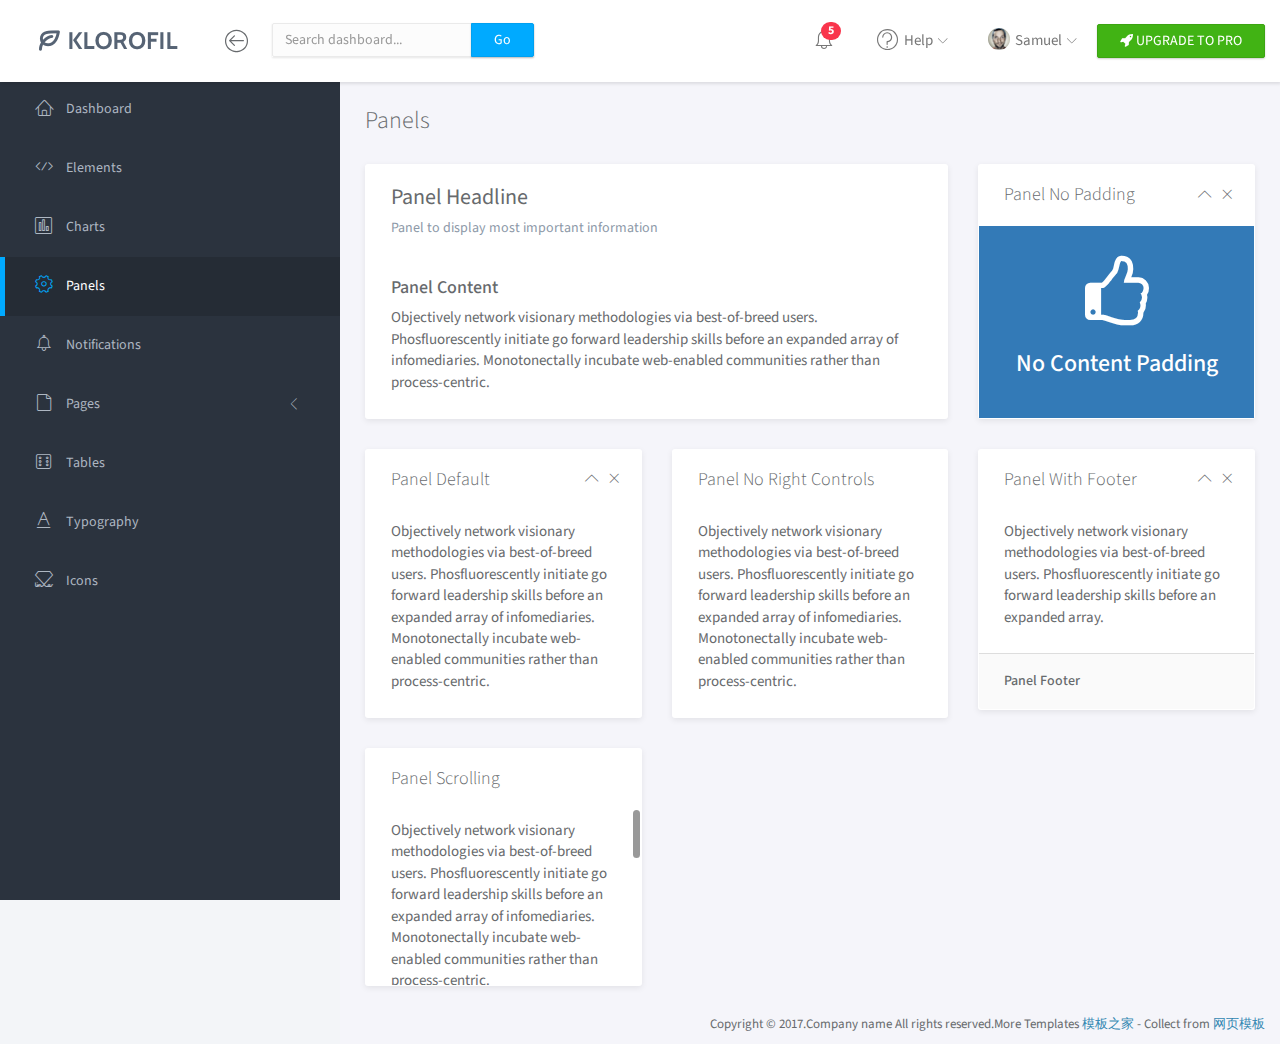
<file: tpez_3_np/panels.html>
<!doctype html>
<html lang="en">

<head>
	<title>Panels</title>
	<meta charset="utf-8">
	<meta http-equiv="X-UA-Compatible" content="IE=edge,chrome=1">
	<meta name="viewport" content="width=device-width, initial-scale=1.0, maximum-scale=1.0, user-scalable=0">
	<!-- VENDOR CSS -->
	<link rel="stylesheet" href="assets/vendor/bootstrap/css/bootstrap.min.css">
	<link rel="stylesheet" href="assets/vendor/font-awesome/css/font-awesome.min.css">
	<link rel="stylesheet" href="assets/vendor/linearicons/style.css">
	<!-- MAIN CSS -->
	<link rel="stylesheet" href="assets/css/main.css">
	<!-- FOR DEMO PURPOSES ONLY. You should remove this in your project -->
	<link rel="stylesheet" href="assets/css/demo.css">
	<!-- GOOGLE FONTS -->
	<link href="https://fonts.googleapis.com/css?family=Source+Sans+Pro:300,400,600,700" rel="stylesheet">
	<!-- ICONS -->
	<link rel="apple-touch-icon" sizes="76x76" href="assets/img/apple-icon.png">
	<link rel="icon" type="image/png" sizes="96x96" href="assets/img/favicon.png">
</head>

<body>
	<!-- WRAPPER -->
	<div id="wrapper">
		<!-- NAVBAR -->
		<nav class="navbar navbar-default navbar-fixed-top">
			<div class="brand">
				<a href="index.html"><img src="assets/img/logo-dark.png" alt="Klorofil Logo" class="img-responsive logo"></a>
			</div>
			<div class="container-fluid">
				<div class="navbar-btn">
					<button type="button" class="btn-toggle-fullwidth"><i class="lnr lnr-arrow-left-circle"></i></button>
				</div>
				<form class="navbar-form navbar-left">
					<div class="input-group">
						<input type="text" value="" class="form-control" placeholder="Search dashboard...">
						<span class="input-group-btn"><button type="button" class="btn btn-primary">Go</button></span>
					</div>
				</form>
				<div class="navbar-btn navbar-btn-right">
					<a class="btn btn-success update-pro" href="#downloads/klorofil-pro-bootstrap-admin-dashboard-template/?utm_source=klorofil&utm_medium=template&utm_campaign=KlorofilPro" title="Upgrade to Pro" target="_blank"><i class="fa fa-rocket"></i> <span>UPGRADE TO PRO</span></a>
				</div>
				<div id="navbar-menu">
					<ul class="nav navbar-nav navbar-right">
						<li class="dropdown">
							<a href="#" class="dropdown-toggle icon-menu" data-toggle="dropdown">
								<i class="lnr lnr-alarm"></i>
								<span class="badge bg-danger">5</span>
							</a>
							<ul class="dropdown-menu notifications">
								<li><a href="#" class="notification-item"><span class="dot bg-warning"></span>System space is almost full</a></li>
								<li><a href="#" class="notification-item"><span class="dot bg-danger"></span>You have 9 unfinished tasks</a></li>
								<li><a href="#" class="notification-item"><span class="dot bg-success"></span>Monthly report is available</a></li>
								<li><a href="#" class="notification-item"><span class="dot bg-warning"></span>Weekly meeting in 1 hour</a></li>
								<li><a href="#" class="notification-item"><span class="dot bg-success"></span>Your request has been approved</a></li>
								<li><a href="#" class="more">See all notifications</a></li>
							</ul>
						</li>
						<li class="dropdown">
							<a href="#" class="dropdown-toggle" data-toggle="dropdown"><i class="lnr lnr-question-circle"></i> <span>Help</span> <i class="icon-submenu lnr lnr-chevron-down"></i></a>
							<ul class="dropdown-menu">
								<li><a href="#">Basic Use</a></li>
								<li><a href="#">Working With Data</a></li>
								<li><a href="#">Security</a></li>
								<li><a href="#">Troubleshooting</a></li>
							</ul>
						</li>
						<li class="dropdown">
							<a href="#" class="dropdown-toggle" data-toggle="dropdown"><img src="assets/img/user.png" class="img-circle" alt="Avatar"> <span>Samuel</span> <i class="icon-submenu lnr lnr-chevron-down"></i></a>
							<ul class="dropdown-menu">
								<li><a href="#"><i class="lnr lnr-user"></i> <span>My Profile</span></a></li>
								<li><a href="#"><i class="lnr lnr-envelope"></i> <span>Message</span></a></li>
								<li><a href="#"><i class="lnr lnr-cog"></i> <span>Settings</span></a></li>
								<li><a href="#"><i class="lnr lnr-exit"></i> <span>Logout</span></a></li>
							</ul>
						</li>
						<!-- <li>
							<a class="update-pro" href="#downloads/klorofil-pro-bootstrap-admin-dashboard-template/?utm_source=klorofil&utm_medium=template&utm_campaign=KlorofilPro" title="Upgrade to Pro" target="_blank"><i class="fa fa-rocket"></i> <span>UPGRADE TO PRO</span></a>
						</li> -->
					</ul>
				</div>
			</div>
		</nav>
		<!-- END NAVBAR -->
		<!-- LEFT SIDEBAR -->
		<div id="sidebar-nav" class="sidebar">
			<div class="sidebar-scroll">
				<nav>
					<ul class="nav">
						<li><a href="index.html" class=""><i class="lnr lnr-home"></i> <span>Dashboard</span></a></li>
						<li><a href="elements.html" class=""><i class="lnr lnr-code"></i> <span>Elements</span></a></li>
						<li><a href="charts.html" class=""><i class="lnr lnr-chart-bars"></i> <span>Charts</span></a></li>
						<li><a href="panels.html" class="active"><i class="lnr lnr-cog"></i> <span>Panels</span></a></li>
						<li><a href="notifications.html" class=""><i class="lnr lnr-alarm"></i> <span>Notifications</span></a></li>
						<li>
							<a href="#subPages" data-toggle="collapse" class="collapsed"><i class="lnr lnr-file-empty"></i> <span>Pages</span> <i class="icon-submenu lnr lnr-chevron-left"></i></a>
							<div id="subPages" class="collapse ">
								<ul class="nav">
									<li><a href="page-profile.html" class="">Profile</a></li>
									<li><a href="page-login.html" class="">Login</a></li>
									<li><a href="page-lockscreen.html" class="">Lockscreen</a></li>
								</ul>
							</div>
						</li>
						<li><a href="tables.html" class=""><i class="lnr lnr-dice"></i> <span>Tables</span></a></li>
						<li><a href="typography.html" class=""><i class="lnr lnr-text-format"></i> <span>Typography</span></a></li>
						<li><a href="icons.html" class=""><i class="lnr lnr-linearicons"></i> <span>Icons</span></a></li>
					</ul>
				</nav>
			</div>
		</div>
		<!-- END LEFT SIDEBAR -->
		<!-- MAIN -->
		<div class="main">
			<!-- MAIN CONTENT -->
			<div class="main-content">
				<div class="container-fluid">
					<h3 class="page-title">Panels</h3>
					<div class="row">
						<div class="col-md-8">
							<!-- PANEL HEADLINE -->
							<div class="panel panel-headline">
								<div class="panel-heading">
									<h3 class="panel-title">Panel Headline</h3>
									<p class="panel-subtitle">Panel to display most important information</p>
								</div>
								<div class="panel-body">
									<h4>Panel Content</h4>
									<p>Objectively network visionary methodologies via best-of-breed users. Phosfluorescently initiate go forward leadership skills before an expanded array of infomediaries. Monotonectally incubate web-enabled communities rather than process-centric.</p>
								</div>
							</div>
							<!-- END PANEL HEADLINE -->
						</div>
						<div class="col-md-4">
							<!-- PANEL NO PADDING -->
							<div class="panel">
								<div class="panel-heading">
									<h3 class="panel-title">Panel No Padding</h3>
									<div class="right">
										<button type="button" class="btn-toggle-collapse"><i class="lnr lnr-chevron-up"></i></button>
										<button type="button" class="btn-remove"><i class="lnr lnr-cross"></i></button>
									</div>
								</div>
								<div class="panel-body no-padding bg-primary text-center">
									<div class="padding-top-30 padding-bottom-30">
										<i class="fa fa-thumbs-o-up fa-5x"></i>
										<h3>No Content Padding</h3>
									</div>
								</div>
							</div>
							<!-- END PANEL NO PADDING -->
						</div>
					</div>
					<div class="row">
						<div class="col-md-4">
							<!-- PANEL DEFAULT -->
							<div class="panel">
								<div class="panel-heading">
									<h3 class="panel-title">Panel Default</h3>
									<div class="right">
										<button type="button" class="btn-toggle-collapse"><i class="lnr lnr-chevron-up"></i></button>
										<button type="button" class="btn-remove"><i class="lnr lnr-cross"></i></button>
									</div>
								</div>
								<div class="panel-body">
									<p>Objectively network visionary methodologies via best-of-breed users. Phosfluorescently initiate go forward leadership skills before an expanded array of infomediaries. Monotonectally incubate web-enabled communities rather than process-centric.</p>
								</div>
							</div>
							<!-- END PANEL DEFAULT -->
						</div>
						<div class="col-md-4">
							<!-- PANEL NO CONTROLS -->
							<div class="panel">
								<div class="panel-heading">
									<h3 class="panel-title">Panel No Right Controls</h3>
								</div>
								<div class="panel-body">
									<p>Objectively network visionary methodologies via best-of-breed users. Phosfluorescently initiate go forward leadership skills before an expanded array of infomediaries. Monotonectally incubate web-enabled communities rather than process-centric.</p>
								</div>
							</div>
							<!-- END PANEL NO CONTROLS -->
						</div>
						<div class="col-md-4">
							<!-- PANEL WITH FOOTER -->
							<div class="panel">
								<div class="panel-heading">
									<h3 class="panel-title">Panel With Footer</h3>
									<div class="right">
										<button type="button" class="btn-toggle-collapse"><i class="lnr lnr-chevron-up"></i></button>
										<button type="button" class="btn-remove"><i class="lnr lnr-cross"></i></button>
									</div>
								</div>
								<div class="panel-body">
									<p>Objectively network visionary methodologies via best-of-breed users. Phosfluorescently initiate go forward leadership skills before an expanded array.</p>
								</div>
								<div class="panel-footer">
									<h5>Panel Footer</h5>
								</div>
							</div>
							<!-- END PANEL WITH FOOTER -->
						</div>
					</div>
					<div class="row">
						<div class="col-md-4">
							<!-- PANEL SCROLLING -->
							<div id="panel-scrolling-demo" class="panel">
								<div class="panel-heading">
									<h3 class="panel-title">Panel Scrolling</h3>
								</div>
								<div class="panel-body">
									<p>Objectively network visionary methodologies via best-of-breed users. Phosfluorescently initiate go forward leadership skills before an expanded array of infomediaries. Monotonectally incubate web-enabled communities rather than process-centric.</p>
									<p>Objectively network visionary methodologies via best-of-breed users. Phosfluorescently initiate go forward leadership skills before an expanded array of infomediaries. Monotonectally incubate web-enabled communities rather than process-centric.</p>
									<p>Objectively network visionary methodologies via best-of-breed users. Phosfluorescently initiate go forward leadership skills before an expanded array of infomediaries. Monotonectally incubate web-enabled communities rather than process-centric.</p>
								</div>
							</div>
							<!-- END PANEL SCROLLING -->
						</div>
					</div>
				</div>
			</div>
			<!-- END MAIN CONTENT -->
		</div>
		<!-- END MAIN -->
		<div class="clearfix"></div>
		<footer>
			<div class="container-fluid">
				<p class="copyright">Copyright &copy; 2017.Company name All rights reserved.More Templates <a href="http://www.cssmoban.com/" target="_blank" title="模板之家">模板之家</a> - Collect from <a href="http://www.cssmoban.com/" title="网页模板" target="_blank">网页模板</a></p>
			</div>
		</footer>
	</div>
	<!-- END WRAPPER -->
	<!-- Javascript -->
	<script src="assets/vendor/jquery/jquery.min.js"></script>
	<script src="assets/vendor/bootstrap/js/bootstrap.min.js"></script>
	<script src="assets/vendor/jquery-slimscroll/jquery.slimscroll.min.js"></script>
	<script src="assets/scripts/klorofil-common.js"></script>
</body>

</html>
</file>
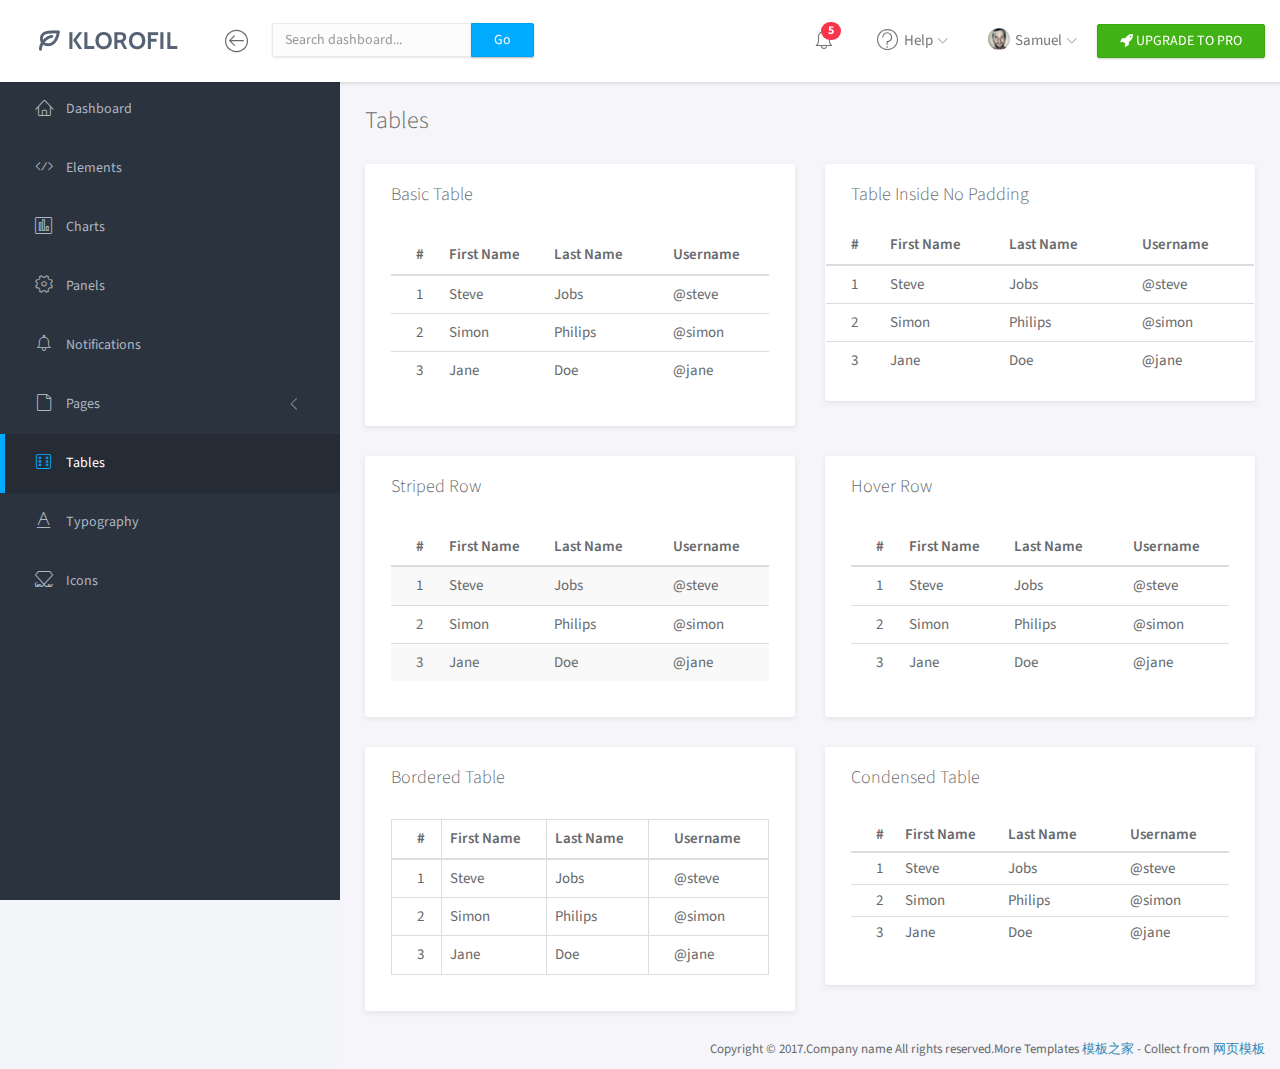
<file: tpez_3_np/tables.html>
<!doctype html>
<html lang="en">

<head>
	<title>Tables</title>
	<meta charset="utf-8">
	<meta http-equiv="X-UA-Compatible" content="IE=edge,chrome=1">
	<meta name="viewport" content="width=device-width, initial-scale=1.0, maximum-scale=1.0, user-scalable=0">
	<!-- VENDOR CSS -->
	<link rel="stylesheet" href="assets/vendor/bootstrap/css/bootstrap.min.css">
	<link rel="stylesheet" href="assets/vendor/font-awesome/css/font-awesome.min.css">
	<link rel="stylesheet" href="assets/vendor/linearicons/style.css">
	<!-- MAIN CSS -->
	<link rel="stylesheet" href="assets/css/main.css">
	<!-- FOR DEMO PURPOSES ONLY. You should remove this in your project -->
	<link rel="stylesheet" href="assets/css/demo.css">
	<!-- GOOGLE FONTS -->
	<link href="https://fonts.googleapis.com/css?family=Source+Sans+Pro:300,400,600,700" rel="stylesheet">
	<!-- ICONS -->
	<link rel="apple-touch-icon" sizes="76x76" href="assets/img/apple-icon.png">
	<link rel="icon" type="image/png" sizes="96x96" href="assets/img/favicon.png">
</head>

<body>
	<!-- WRAPPER -->
	<div id="wrapper">
		<!-- NAVBAR -->
		<nav class="navbar navbar-default navbar-fixed-top">
			<div class="brand">
				<a href="index.html"><img src="assets/img/logo-dark.png" alt="Klorofil Logo" class="img-responsive logo"></a>
			</div>
			<div class="container-fluid">
				<div class="navbar-btn">
					<button type="button" class="btn-toggle-fullwidth"><i class="lnr lnr-arrow-left-circle"></i></button>
				</div>
				<form class="navbar-form navbar-left">
					<div class="input-group">
						<input type="text" value="" class="form-control" placeholder="Search dashboard...">
						<span class="input-group-btn"><button type="button" class="btn btn-primary">Go</button></span>
					</div>
				</form>
				<div class="navbar-btn navbar-btn-right">
					<a class="btn btn-success update-pro" href="#downloads/klorofil-pro-bootstrap-admin-dashboard-template/?utm_source=klorofil&utm_medium=template&utm_campaign=KlorofilPro" title="Upgrade to Pro" target="_blank"><i class="fa fa-rocket"></i> <span>UPGRADE TO PRO</span></a>
				</div>
				<div id="navbar-menu">
					<ul class="nav navbar-nav navbar-right">
						<li class="dropdown">
							<a href="#" class="dropdown-toggle icon-menu" data-toggle="dropdown">
								<i class="lnr lnr-alarm"></i>
								<span class="badge bg-danger">5</span>
							</a>
							<ul class="dropdown-menu notifications">
								<li><a href="#" class="notification-item"><span class="dot bg-warning"></span>System space is almost full</a></li>
								<li><a href="#" class="notification-item"><span class="dot bg-danger"></span>You have 9 unfinished tasks</a></li>
								<li><a href="#" class="notification-item"><span class="dot bg-success"></span>Monthly report is available</a></li>
								<li><a href="#" class="notification-item"><span class="dot bg-warning"></span>Weekly meeting in 1 hour</a></li>
								<li><a href="#" class="notification-item"><span class="dot bg-success"></span>Your request has been approved</a></li>
								<li><a href="#" class="more">See all notifications</a></li>
							</ul>
						</li>
						<li class="dropdown">
							<a href="#" class="dropdown-toggle" data-toggle="dropdown"><i class="lnr lnr-question-circle"></i> <span>Help</span> <i class="icon-submenu lnr lnr-chevron-down"></i></a>
							<ul class="dropdown-menu">
								<li><a href="#">Basic Use</a></li>
								<li><a href="#">Working With Data</a></li>
								<li><a href="#">Security</a></li>
								<li><a href="#">Troubleshooting</a></li>
							</ul>
						</li>
						<li class="dropdown">
							<a href="#" class="dropdown-toggle" data-toggle="dropdown"><img src="assets/img/user.png" class="img-circle" alt="Avatar"> <span>Samuel</span> <i class="icon-submenu lnr lnr-chevron-down"></i></a>
							<ul class="dropdown-menu">
								<li><a href="#"><i class="lnr lnr-user"></i> <span>My Profile</span></a></li>
								<li><a href="#"><i class="lnr lnr-envelope"></i> <span>Message</span></a></li>
								<li><a href="#"><i class="lnr lnr-cog"></i> <span>Settings</span></a></li>
								<li><a href="#"><i class="lnr lnr-exit"></i> <span>Logout</span></a></li>
							</ul>
						</li>
						<!-- <li>
							<a class="update-pro" href="#downloads/klorofil-pro-bootstrap-admin-dashboard-template/?utm_source=klorofil&utm_medium=template&utm_campaign=KlorofilPro" title="Upgrade to Pro" target="_blank"><i class="fa fa-rocket"></i> <span>UPGRADE TO PRO</span></a>
						</li> -->
					</ul>
				</div>
			</div>
		</nav>
		<!-- END NAVBAR -->
		<!-- LEFT SIDEBAR -->
		<div id="sidebar-nav" class="sidebar">
			<div class="sidebar-scroll">
				<nav>
					<ul class="nav">
						<li><a href="index.html" class=""><i class="lnr lnr-home"></i> <span>Dashboard</span></a></li>
						<li><a href="elements.html" class=""><i class="lnr lnr-code"></i> <span>Elements</span></a></li>
						<li><a href="charts.html" class=""><i class="lnr lnr-chart-bars"></i> <span>Charts</span></a></li>
						<li><a href="panels.html" class=""><i class="lnr lnr-cog"></i> <span>Panels</span></a></li>
						<li><a href="notifications.html" class=""><i class="lnr lnr-alarm"></i> <span>Notifications</span></a></li>
						<li>
							<a href="#subPages" data-toggle="collapse" class="collapsed"><i class="lnr lnr-file-empty"></i> <span>Pages</span> <i class="icon-submenu lnr lnr-chevron-left"></i></a>
							<div id="subPages" class="collapse ">
								<ul class="nav">
									<li><a href="page-profile.html" class="">Profile</a></li>
									<li><a href="page-login.html" class="">Login</a></li>
									<li><a href="page-lockscreen.html" class="">Lockscreen</a></li>
								</ul>
							</div>
						</li>
						<li><a href="tables.html" class="active"><i class="lnr lnr-dice"></i> <span>Tables</span></a></li>
						<li><a href="typography.html" class=""><i class="lnr lnr-text-format"></i> <span>Typography</span></a></li>
						<li><a href="icons.html" class=""><i class="lnr lnr-linearicons"></i> <span>Icons</span></a></li>
					</ul>
				</nav>
			</div>
		</div>
		<!-- END LEFT SIDEBAR -->
		<!-- MAIN -->
		<div class="main">
			<!-- MAIN CONTENT -->
			<div class="main-content">
				<div class="container-fluid">
					<h3 class="page-title">Tables</h3>
					<div class="row">
						<div class="col-md-6">
							<!-- BASIC TABLE -->
							<div class="panel">
								<div class="panel-heading">
									<h3 class="panel-title">Basic Table</h3>
								</div>
								<div class="panel-body">
									<table class="table">
										<thead>
											<tr>
												<th>#</th>
												<th>First Name</th>
												<th>Last Name</th>
												<th>Username</th>
											</tr>
										</thead>
										<tbody>
											<tr>
												<td>1</td>
												<td>Steve</td>
												<td>Jobs</td>
												<td>@steve</td>
											</tr>
											<tr>
												<td>2</td>
												<td>Simon</td>
												<td>Philips</td>
												<td>@simon</td>
											</tr>
											<tr>
												<td>3</td>
												<td>Jane</td>
												<td>Doe</td>
												<td>@jane</td>
											</tr>
										</tbody>
									</table>
								</div>
							</div>
							<!-- END BASIC TABLE -->
						</div>
						<div class="col-md-6">
							<!-- TABLE NO PADDING -->
							<div class="panel">
								<div class="panel-heading">
									<h3 class="panel-title">Table Inside No Padding</h3>
								</div>
								<div class="panel-body no-padding">
									<table class="table">
										<thead>
											<tr>
												<th>#</th>
												<th>First Name</th>
												<th>Last Name</th>
												<th>Username</th>
											</tr>
										</thead>
										<tbody>
											<tr>
												<td>1</td>
												<td>Steve</td>
												<td>Jobs</td>
												<td>@steve</td>
											</tr>
											<tr>
												<td>2</td>
												<td>Simon</td>
												<td>Philips</td>
												<td>@simon</td>
											</tr>
											<tr>
												<td>3</td>
												<td>Jane</td>
												<td>Doe</td>
												<td>@jane</td>
											</tr>
										</tbody>
									</table>
								</div>
							</div>
							<!-- END TABLE NO PADDING -->
						</div>
					</div>
					<div class="row">
						<div class="col-md-6">
							<!-- TABLE STRIPED -->
							<div class="panel">
								<div class="panel-heading">
									<h3 class="panel-title">Striped Row</h3>
								</div>
								<div class="panel-body">
									<table class="table table-striped">
										<thead>
											<tr>
												<th>#</th>
												<th>First Name</th>
												<th>Last Name</th>
												<th>Username</th>
											</tr>
										</thead>
										<tbody>
											<tr>
												<td>1</td>
												<td>Steve</td>
												<td>Jobs</td>
												<td>@steve</td>
											</tr>
											<tr>
												<td>2</td>
												<td>Simon</td>
												<td>Philips</td>
												<td>@simon</td>
											</tr>
											<tr>
												<td>3</td>
												<td>Jane</td>
												<td>Doe</td>
												<td>@jane</td>
											</tr>
										</tbody>
									</table>
								</div>
							</div>
							<!-- END TABLE STRIPED -->
						</div>
						<div class="col-md-6">
							<!-- TABLE HOVER -->
							<div class="panel">
								<div class="panel-heading">
									<h3 class="panel-title">Hover Row</h3>
								</div>
								<div class="panel-body">
									<table class="table table-hover">
										<thead>
											<tr>
												<th>#</th>
												<th>First Name</th>
												<th>Last Name</th>
												<th>Username</th>
											</tr>
										</thead>
										<tbody>
											<tr>
												<td>1</td>
												<td>Steve</td>
												<td>Jobs</td>
												<td>@steve</td>
											</tr>
											<tr>
												<td>2</td>
												<td>Simon</td>
												<td>Philips</td>
												<td>@simon</td>
											</tr>
											<tr>
												<td>3</td>
												<td>Jane</td>
												<td>Doe</td>
												<td>@jane</td>
											</tr>
										</tbody>
									</table>
								</div>
							</div>
							<!-- END TABLE HOVER -->
						</div>
					</div>
					<div class="row">
						<div class="col-md-6">
							<!-- BORDERED TABLE -->
							<div class="panel">
								<div class="panel-heading">
									<h3 class="panel-title">Bordered Table</h3>
								</div>
								<div class="panel-body">
									<table class="table table-bordered">
										<thead>
											<tr>
												<th>#</th>
												<th>First Name</th>
												<th>Last Name</th>
												<th>Username</th>
											</tr>
										</thead>
										<tbody>
											<tr>
												<td>1</td>
												<td>Steve</td>
												<td>Jobs</td>
												<td>@steve</td>
											</tr>
											<tr>
												<td>2</td>
												<td>Simon</td>
												<td>Philips</td>
												<td>@simon</td>
											</tr>
											<tr>
												<td>3</td>
												<td>Jane</td>
												<td>Doe</td>
												<td>@jane</td>
											</tr>
										</tbody>
									</table>
								</div>
							</div>
							<!-- END BORDERED TABLE -->
						</div>
						<div class="col-md-6">
							<!-- CONDENSED TABLE -->
							<div class="panel">
								<div class="panel-heading">
									<h3 class="panel-title">Condensed Table</h3>
								</div>
								<div class="panel-body">
									<table class="table table-condensed">
										<thead>
											<tr>
												<th>#</th>
												<th>First Name</th>
												<th>Last Name</th>
												<th>Username</th>
											</tr>
										</thead>
										<tbody>
											<tr>
												<td>1</td>
												<td>Steve</td>
												<td>Jobs</td>
												<td>@steve</td>
											</tr>
											<tr>
												<td>2</td>
												<td>Simon</td>
												<td>Philips</td>
												<td>@simon</td>
											</tr>
											<tr>
												<td>3</td>
												<td>Jane</td>
												<td>Doe</td>
												<td>@jane</td>
											</tr>
										</tbody>
									</table>
								</div>
							</div>
							<!-- END CONDENSED TABLE -->
						</div>
					</div>
				</div>
			</div>
			<!-- END MAIN CONTENT -->
		</div>
		<!-- END MAIN -->
		<div class="clearfix"></div>
		<footer>
			<div class="container-fluid">
				<p class="copyright">Copyright &copy; 2017.Company name All rights reserved.More Templates <a href="http://www.cssmoban.com/" target="_blank" title="模板之家">模板之家</a> - Collect from <a href="http://www.cssmoban.com/" title="网页模板" target="_blank">网页模板</a></p>
			</div>
		</footer>
	</div>
	<!-- END WRAPPER -->
	<!-- Javascript -->
	<script src="assets/vendor/jquery/jquery.min.js"></script>
	<script src="assets/vendor/bootstrap/js/bootstrap.min.js"></script>
	<script src="assets/vendor/jquery-slimscroll/jquery.slimscroll.min.js"></script>
	<script src="assets/scripts/klorofil-common.js"></script>
</body>

</html>
</file>
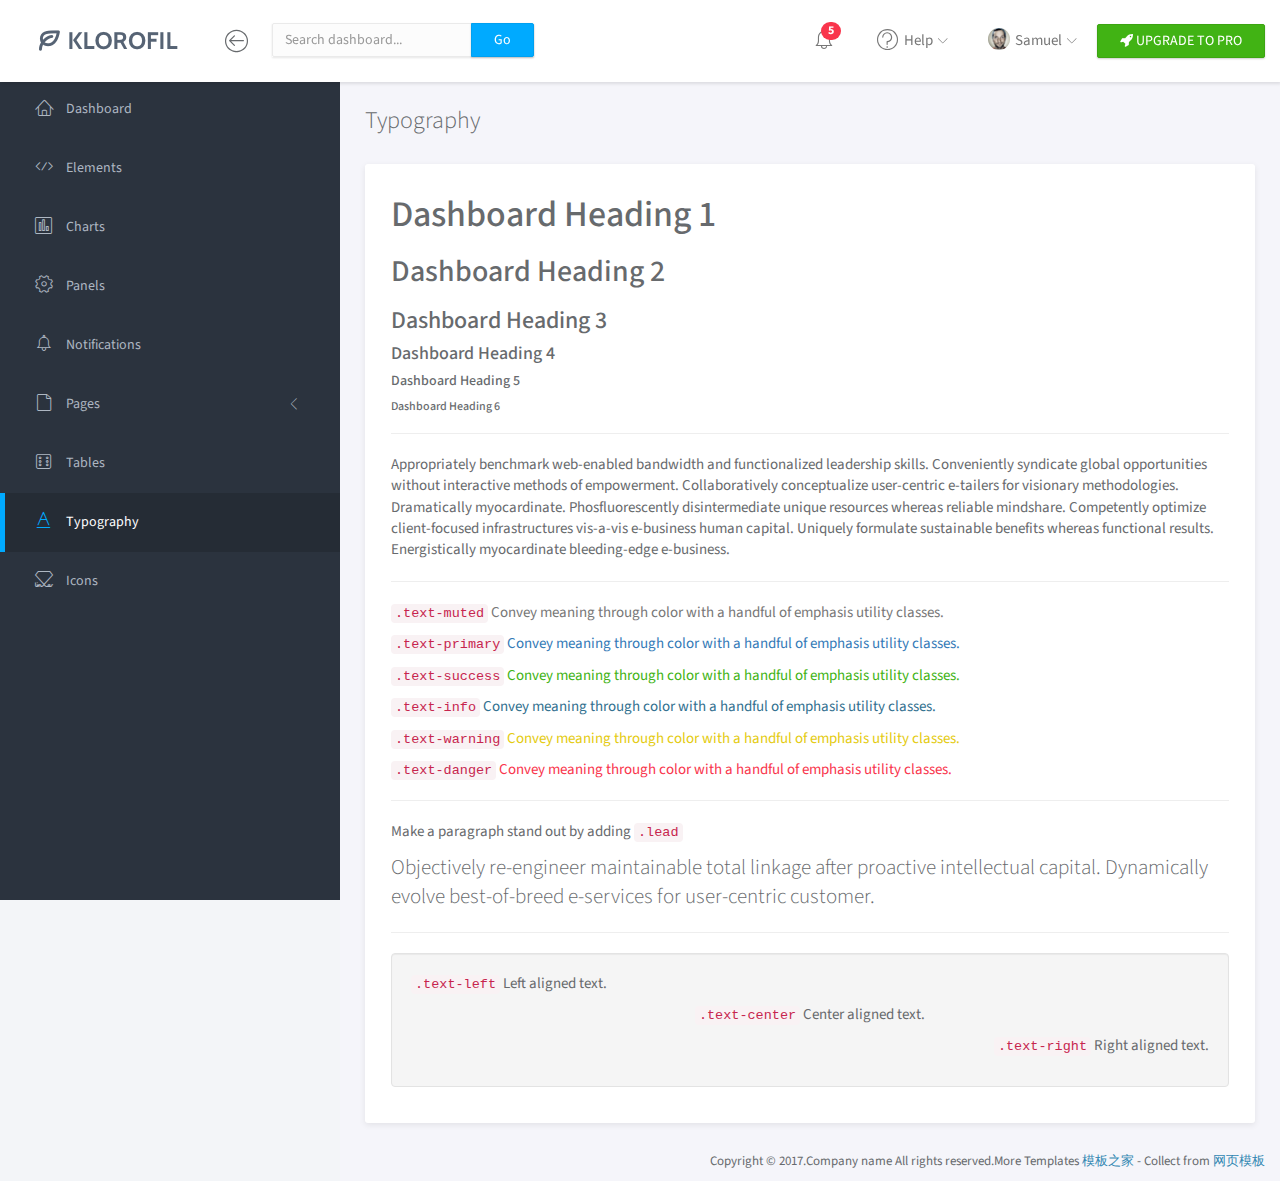
<file: tpez_3_np/typography.html>
<!doctype html>
<html lang="en">

<head>
	<title>Typography</title>
	<meta charset="utf-8">
	<meta http-equiv="X-UA-Compatible" content="IE=edge,chrome=1">
	<meta name="viewport" content="width=device-width, initial-scale=1.0, maximum-scale=1.0, user-scalable=0">
	<!-- VENDOR CSS -->
	<link rel="stylesheet" href="assets/vendor/bootstrap/css/bootstrap.min.css">
	<link rel="stylesheet" href="assets/vendor/font-awesome/css/font-awesome.min.css">
	<link rel="stylesheet" href="assets/vendor/linearicons/style.css">
	<!-- MAIN CSS -->
	<link rel="stylesheet" href="assets/css/main.css">
	<!-- FOR DEMO PURPOSES ONLY. You should remove this in your project -->
	<link rel="stylesheet" href="assets/css/demo.css">
	<!-- GOOGLE FONTS -->
	<link href="https://fonts.googleapis.com/css?family=Source+Sans+Pro:300,400,600,700" rel="stylesheet">
	<!-- ICONS -->
	<link rel="apple-touch-icon" sizes="76x76" href="assets/img/apple-icon.png">
	<link rel="icon" type="image/png" sizes="96x96" href="assets/img/favicon.png">
</head>

<body>
	<!-- WRAPPER -->
	<div id="wrapper">
		<!-- NAVBAR -->
		<nav class="navbar navbar-default navbar-fixed-top">
			<div class="brand">
				<a href="index.html"><img src="assets/img/logo-dark.png" alt="Klorofil Logo" class="img-responsive logo"></a>
			</div>
			<div class="container-fluid">
				<div class="navbar-btn">
					<button type="button" class="btn-toggle-fullwidth"><i class="lnr lnr-arrow-left-circle"></i></button>
				</div>
				<form class="navbar-form navbar-left">
					<div class="input-group">
						<input type="text" value="" class="form-control" placeholder="Search dashboard...">
						<span class="input-group-btn"><button type="button" class="btn btn-primary">Go</button></span>
					</div>
				</form>
				<div class="navbar-btn navbar-btn-right">
					<a class="btn btn-success update-pro" href="#downloads/klorofil-pro-bootstrap-admin-dashboard-template/?utm_source=klorofil&utm_medium=template&utm_campaign=KlorofilPro" title="Upgrade to Pro" target="_blank"><i class="fa fa-rocket"></i> <span>UPGRADE TO PRO</span></a>
				</div>
				<div id="navbar-menu">
					<ul class="nav navbar-nav navbar-right">
						<li class="dropdown">
							<a href="#" class="dropdown-toggle icon-menu" data-toggle="dropdown">
								<i class="lnr lnr-alarm"></i>
								<span class="badge bg-danger">5</span>
							</a>
							<ul class="dropdown-menu notifications">
								<li><a href="#" class="notification-item"><span class="dot bg-warning"></span>System space is almost full</a></li>
								<li><a href="#" class="notification-item"><span class="dot bg-danger"></span>You have 9 unfinished tasks</a></li>
								<li><a href="#" class="notification-item"><span class="dot bg-success"></span>Monthly report is available</a></li>
								<li><a href="#" class="notification-item"><span class="dot bg-warning"></span>Weekly meeting in 1 hour</a></li>
								<li><a href="#" class="notification-item"><span class="dot bg-success"></span>Your request has been approved</a></li>
								<li><a href="#" class="more">See all notifications</a></li>
							</ul>
						</li>
						<li class="dropdown">
							<a href="#" class="dropdown-toggle" data-toggle="dropdown"><i class="lnr lnr-question-circle"></i> <span>Help</span> <i class="icon-submenu lnr lnr-chevron-down"></i></a>
							<ul class="dropdown-menu">
								<li><a href="#">Basic Use</a></li>
								<li><a href="#">Working With Data</a></li>
								<li><a href="#">Security</a></li>
								<li><a href="#">Troubleshooting</a></li>
							</ul>
						</li>
						<li class="dropdown">
							<a href="#" class="dropdown-toggle" data-toggle="dropdown"><img src="assets/img/user.png" class="img-circle" alt="Avatar"> <span>Samuel</span> <i class="icon-submenu lnr lnr-chevron-down"></i></a>
							<ul class="dropdown-menu">
								<li><a href="#"><i class="lnr lnr-user"></i> <span>My Profile</span></a></li>
								<li><a href="#"><i class="lnr lnr-envelope"></i> <span>Message</span></a></li>
								<li><a href="#"><i class="lnr lnr-cog"></i> <span>Settings</span></a></li>
								<li><a href="#"><i class="lnr lnr-exit"></i> <span>Logout</span></a></li>
							</ul>
						</li>
						<!-- <li>
							<a class="update-pro" href="#downloads/klorofil-pro-bootstrap-admin-dashboard-template/?utm_source=klorofil&utm_medium=template&utm_campaign=KlorofilPro" title="Upgrade to Pro" target="_blank"><i class="fa fa-rocket"></i> <span>UPGRADE TO PRO</span></a>
						</li> -->
					</ul>
				</div>
			</div>
		</nav>
		<!-- END NAVBAR -->
		<!-- LEFT SIDEBAR -->
		<div id="sidebar-nav" class="sidebar">
			<div class="sidebar-scroll">
				<nav>
					<ul class="nav">
						<li><a href="index.html" class=""><i class="lnr lnr-home"></i> <span>Dashboard</span></a></li>
						<li><a href="elements.html" class=""><i class="lnr lnr-code"></i> <span>Elements</span></a></li>
						<li><a href="charts.html" class=""><i class="lnr lnr-chart-bars"></i> <span>Charts</span></a></li>
						<li><a href="panels.html" class=""><i class="lnr lnr-cog"></i> <span>Panels</span></a></li>
						<li><a href="notifications.html" class=""><i class="lnr lnr-alarm"></i> <span>Notifications</span></a></li>
						<li>
							<a href="#subPages" data-toggle="collapse" class="collapsed"><i class="lnr lnr-file-empty"></i> <span>Pages</span> <i class="icon-submenu lnr lnr-chevron-left"></i></a>
							<div id="subPages" class="collapse ">
								<ul class="nav">
									<li><a href="page-profile.html" class="">Profile</a></li>
									<li><a href="page-login.html" class="">Login</a></li>
									<li><a href="page-lockscreen.html" class="">Lockscreen</a></li>
								</ul>
							</div>
						</li>
						<li><a href="tables.html" class=""><i class="lnr lnr-dice"></i> <span>Tables</span></a></li>
						<li><a href="typography.html" class="active"><i class="lnr lnr-text-format"></i> <span>Typography</span></a></li>
						<li><a href="icons.html" class=""><i class="lnr lnr-linearicons"></i> <span>Icons</span></a></li>
					</ul>
				</nav>
			</div>
		</div>
		<!-- END LEFT SIDEBAR -->
		<!-- MAIN -->
		<div class="main">
			<!-- MAIN CONTENT -->
			<div class="main-content">
				<div class="container-fluid">
					<h3 class="page-title">Typography</h3>
					<div class="panel panel-headline">
						<div class="panel-body">
							<h1>Dashboard Heading 1</h1>
							<h2>Dashboard Heading 2</h2>
							<h3>Dashboard Heading 3</h3>
							<h4>Dashboard Heading 4</h4>
							<h5>Dashboard Heading 5</h5>
							<h6>Dashboard Heading 6</h6>
							<hr>
							<p>Appropriately benchmark web-enabled bandwidth and functionalized leadership skills. Conveniently syndicate global opportunities without interactive methods of empowerment. Collaboratively conceptualize user-centric e-tailers for visionary methodologies. Dramatically myocardinate. Phosfluorescently disintermediate unique resources whereas reliable mindshare. Competently optimize client-focused infrastructures vis-a-vis e-business human capital. Uniquely formulate sustainable benefits whereas functional results. Energistically myocardinate bleeding-edge e-business.</p>
							<hr>
							<p class="text-muted"><code>.text-muted</code> Convey meaning through color with a handful of emphasis utility classes.</p>
							<p class="text-primary"><code>.text-primary</code> Convey meaning through color with a handful of emphasis utility classes.</p>
							<p class="text-success"><code>.text-success</code> Convey meaning through color with a handful of emphasis utility classes.</p>
							<p class="text-info"><code>.text-info</code> Convey meaning through color with a handful of emphasis utility classes.</p>
							<p class="text-warning"><code>.text-warning</code> Convey meaning through color with a handful of emphasis utility classes.</p>
							<p class="text-danger"><code>.text-danger</code> Convey meaning through color with a handful of emphasis utility classes.</p>
							<hr>
							<p>Make a paragraph stand out by adding <code>.lead</code></p>
							<p class="lead">Objectively re-engineer maintainable total linkage after proactive intellectual capital. Dynamically evolve best-of-breed e-services for user-centric customer.</p>
							<hr>
							<div class="well">
								<p class="text-left"><code>.text-left</code> Left aligned text.</p>
								<p class="text-center"><code>.text-center</code> Center aligned text.</p>
								<p class="text-right"><code>.text-right</code> Right aligned text.</p>
							</div>
						</div>
					</div>
				</div>
			</div>
			<!-- END MAIN CONTENT -->
		</div>
		<!-- END MAIN -->
		<div class="clearfix"></div>
		<footer>
			<div class="container-fluid">
				<p class="copyright">Copyright &copy; 2017.Company name All rights reserved.More Templates <a href="http://www.cssmoban.com/" target="_blank" title="模板之家">模板之家</a> - Collect from <a href="http://www.cssmoban.com/" title="网页模板" target="_blank">网页模板</a></p>
			</div>
		</footer>
	</div>
	<!-- END WRAPPER -->
	<!-- Javascript -->
	<script src="assets/vendor/jquery/jquery.min.js"></script>
	<script src="assets/vendor/bootstrap/js/bootstrap.min.js"></script>
	<script src="assets/vendor/jquery-slimscroll/jquery.slimscroll.min.js"></script>
	<script src="assets/scripts/klorofil-common.js"></script>
</body>

</html>
</file>
<file: tpez_3_np/assets/vendor/linearicons/style.css>
@font-face {
	font-family: 'Linearicons-Free';
	src:url('fonts/Linearicons-Free.eot?w118d');
	src:url('fonts/Linearicons-Free.eot?#iefixw118d') format('embedded-opentype'),
		url('fonts/Linearicons-Free.woff2?w118d') format('woff2'),
		url('fonts/Linearicons-Free.woff?w118d') format('woff'),
		url('fonts/Linearicons-Free.ttf?w118d') format('truetype'),
		url('fonts/Linearicons-Free.svg?w118d#Linearicons-Free') format('svg');
	font-weight: normal;
	font-style: normal;
}

.lnr {
	font-family: 'Linearicons-Free';
	speak: none;
	font-style: normal;
	font-weight: normal;
	font-variant: normal;
	text-transform: none;
	line-height: 1;

	/* Better Font Rendering =========== */
	-webkit-font-smoothing: antialiased;
	-moz-osx-font-smoothing: grayscale;
}

.lnr-home:before {
	content: "\e800";
}
.lnr-apartment:before {
	content: "\e801";
}
.lnr-pencil:before {
	content: "\e802";
}
.lnr-magic-wand:before {
	content: "\e803";
}
.lnr-drop:before {
	content: "\e804";
}
.lnr-lighter:before {
	content: "\e805";
}
.lnr-poop:before {
	content: "\e806";
}
.lnr-sun:before {
	content: "\e807";
}
.lnr-moon:before {
	content: "\e808";
}
.lnr-cloud:before {
	content: "\e809";
}
.lnr-cloud-upload:before {
	content: "\e80a";
}
.lnr-cloud-download:before {
	content: "\e80b";
}
.lnr-cloud-sync:before {
	content: "\e80c";
}
.lnr-cloud-check:before {
	content: "\e80d";
}
.lnr-database:before {
	content: "\e80e";
}
.lnr-lock:before {
	content: "\e80f";
}
.lnr-cog:before {
	content: "\e810";
}
.lnr-trash:before {
	content: "\e811";
}
.lnr-dice:before {
	content: "\e812";
}
.lnr-heart:before {
	content: "\e813";
}
.lnr-star:before {
	content: "\e814";
}
.lnr-star-half:before {
	content: "\e815";
}
.lnr-star-empty:before {
	content: "\e816";
}
.lnr-flag:before {
	content: "\e817";
}
.lnr-envelope:before {
	content: "\e818";
}
.lnr-paperclip:before {
	content: "\e819";
}
.lnr-inbox:before {
	content: "\e81a";
}
.lnr-eye:before {
	content: "\e81b";
}
.lnr-printer:before {
	content: "\e81c";
}
.lnr-file-empty:before {
	content: "\e81d";
}
.lnr-file-add:before {
	content: "\e81e";
}
.lnr-enter:before {
	content: "\e81f";
}
.lnr-exit:before {
	content: "\e820";
}
.lnr-graduation-hat:before {
	content: "\e821";
}
.lnr-license:before {
	content: "\e822";
}
.lnr-music-note:before {
	content: "\e823";
}
.lnr-film-play:before {
	content: "\e824";
}
.lnr-camera-video:before {
	content: "\e825";
}
.lnr-camera:before {
	content: "\e826";
}
.lnr-picture:before {
	content: "\e827";
}
.lnr-book:before {
	content: "\e828";
}
.lnr-bookmark:before {
	content: "\e829";
}
.lnr-user:before {
	content: "\e82a";
}
.lnr-users:before {
	content: "\e82b";
}
.lnr-shirt:before {
	content: "\e82c";
}
.lnr-store:before {
	content: "\e82d";
}
.lnr-cart:before {
	content: "\e82e";
}
.lnr-tag:before {
	content: "\e82f";
}
.lnr-phone-handset:before {
	content: "\e830";
}
.lnr-phone:before {
	content: "\e831";
}
.lnr-pushpin:before {
	content: "\e832";
}
.lnr-map-marker:before {
	content: "\e833";
}
.lnr-map:before {
	content: "\e834";
}
.lnr-location:before {
	content: "\e835";
}
.lnr-calendar-full:before {
	content: "\e836";
}
.lnr-keyboard:before {
	content: "\e837";
}
.lnr-spell-check:before {
	content: "\e838";
}
.lnr-screen:before {
	content: "\e839";
}
.lnr-smartphone:before {
	content: "\e83a";
}
.lnr-tablet:before {
	content: "\e83b";
}
.lnr-laptop:before {
	content: "\e83c";
}
.lnr-laptop-phone:before {
	content: "\e83d";
}
.lnr-power-switch:before {
	content: "\e83e";
}
.lnr-bubble:before {
	content: "\e83f";
}
.lnr-heart-pulse:before {
	content: "\e840";
}
.lnr-construction:before {
	content: "\e841";
}
.lnr-pie-chart:before {
	content: "\e842";
}
.lnr-chart-bars:before {
	content: "\e843";
}
.lnr-gift:before {
	content: "\e844";
}
.lnr-diamond:before {
	content: "\e845";
}
.lnr-linearicons:before {
	content: "\e846";
}
.lnr-dinner:before {
	content: "\e847";
}
.lnr-coffee-cup:before {
	content: "\e848";
}
.lnr-leaf:before {
	content: "\e849";
}
.lnr-paw:before {
	content: "\e84a";
}
.lnr-rocket:before {
	content: "\e84b";
}
.lnr-briefcase:before {
	content: "\e84c";
}
.lnr-bus:before {
	content: "\e84d";
}
.lnr-car:before {
	content: "\e84e";
}
.lnr-train:before {
	content: "\e84f";
}
.lnr-bicycle:before {
	content: "\e850";
}
.lnr-wheelchair:before {
	content: "\e851";
}
.lnr-select:before {
	content: "\e852";
}
.lnr-earth:before {
	content: "\e853";
}
.lnr-smile:before {
	content: "\e854";
}
.lnr-sad:before {
	content: "\e855";
}
.lnr-neutral:before {
	content: "\e856";
}
.lnr-mustache:before {
	content: "\e857";
}
.lnr-alarm:before {
	content: "\e858";
}
.lnr-bullhorn:before {
	content: "\e859";
}
.lnr-volume-high:before {
	content: "\e85a";
}
.lnr-volume-medium:before {
	content: "\e85b";
}
.lnr-volume-low:before {
	content: "\e85c";
}
.lnr-volume:before {
	content: "\e85d";
}
.lnr-mic:before {
	content: "\e85e";
}
.lnr-hourglass:before {
	content: "\e85f";
}
.lnr-undo:before {
	content: "\e860";
}
.lnr-redo:before {
	content: "\e861";
}
.lnr-sync:before {
	content: "\e862";
}
.lnr-history:before {
	content: "\e863";
}
.lnr-clock:before {
	content: "\e864";
}
.lnr-download:before {
	content: "\e865";
}
.lnr-upload:before {
	content: "\e866";
}
.lnr-enter-down:before {
	content: "\e867";
}
.lnr-exit-up:before {
	content: "\e868";
}
.lnr-bug:before {
	content: "\e869";
}
.lnr-code:before {
	content: "\e86a";
}
.lnr-link:before {
	content: "\e86b";
}
.lnr-unlink:before {
	content: "\e86c";
}
.lnr-thumbs-up:before {
	content: "\e86d";
}
.lnr-thumbs-down:before {
	content: "\e86e";
}
.lnr-magnifier:before {
	content: "\e86f";
}
.lnr-cross:before {
	content: "\e870";
}
.lnr-menu:before {
	content: "\e871";
}
.lnr-list:before {
	content: "\e872";
}
.lnr-chevron-up:before {
	content: "\e873";
}
.lnr-chevron-down:before {
	content: "\e874";
}
.lnr-chevron-left:before {
	content: "\e875";
}
.lnr-chevron-right:before {
	content: "\e876";
}
.lnr-arrow-up:before {
	content: "\e877";
}
.lnr-arrow-down:before {
	content: "\e878";
}
.lnr-arrow-left:before {
	content: "\e879";
}
.lnr-arrow-right:before {
	content: "\e87a";
}
.lnr-move:before {
	content: "\e87b";
}
.lnr-warning:before {
	content: "\e87c";
}
.lnr-question-circle:before {
	content: "\e87d";
}
.lnr-menu-circle:before {
	content: "\e87e";
}
.lnr-checkmark-circle:before {
	content: "\e87f";
}
.lnr-cross-circle:before {
	content: "\e880";
}
.lnr-plus-circle:before {
	content: "\e881";
}
.lnr-circle-minus:before {
	content: "\e882";
}
.lnr-arrow-up-circle:before {
	content: "\e883";
}
.lnr-arrow-down-circle:before {
	content: "\e884";
}
.lnr-arrow-left-circle:before {
	content: "\e885";
}
.lnr-arrow-right-circle:before {
	content: "\e886";
}
.lnr-chevron-up-circle:before {
	content: "\e887";
}
.lnr-chevron-down-circle:before {
	content: "\e888";
}
.lnr-chevron-left-circle:before {
	content: "\e889";
}
.lnr-chevron-right-circle:before {
	content: "\e88a";
}
.lnr-crop:before {
	content: "\e88b";
}
.lnr-frame-expand:before {
	content: "\e88c";
}
.lnr-frame-contract:before {
	content: "\e88d";
}
.lnr-layers:before {
	content: "\e88e";
}
.lnr-funnel:before {
	content: "\e88f";
}
.lnr-text-format:before {
	content: "\e890";
}
.lnr-text-format-remove:before {
	content: "\e891";
}
.lnr-text-size:before {
	content: "\e892";
}
.lnr-bold:before {
	content: "\e893";
}
.lnr-italic:before {
	content: "\e894";
}
.lnr-underline:before {
	content: "\e895";
}
.lnr-strikethrough:before {
	content: "\e896";
}
.lnr-highlight:before {
	content: "\e897";
}
.lnr-text-align-left:before {
	content: "\e898";
}
.lnr-text-align-center:before {
	content: "\e899";
}
.lnr-text-align-right:before {
	content: "\e89a";
}
.lnr-text-align-justify:before {
	content: "\e89b";
}
.lnr-line-spacing:before {
	content: "\e89c";
}
.lnr-indent-increase:before {
	content: "\e89d";
}
.lnr-indent-decrease:before {
	content: "\e89e";
}
.lnr-pilcrow:before {
	content: "\e89f";
}
.lnr-direction-ltr:before {
	content: "\e8a0";
}
.lnr-direction-rtl:before {
	content: "\e8a1";
}
.lnr-page-break:before {
	content: "\e8a2";
}
.lnr-sort-alpha-asc:before {
	content: "\e8a3";
}
.lnr-sort-amount-asc:before {
	content: "\e8a4";
}
.lnr-hand:before {
	content: "\e8a5";
}
.lnr-pointer-up:before {
	content: "\e8a6";
}
.lnr-pointer-right:before {
	content: "\e8a7";
}
.lnr-pointer-down:before {
	content: "\e8a8";
}
.lnr-pointer-left:before {
	content: "\e8a9";
}
</file>
<file: tpez_3_np/assets/vendor/chartist/css/chartist-custom.css>
.ct-label {
  fill: #676a6d;
  color: #676a6d;
  font-size: 1.2rem;
  line-height: 1; }

.ct-chart-line .ct-label,
.ct-chart-bar .ct-label {
  display: block;
  display: -webkit-box;
  display: -moz-box;
  display: -ms-flexbox;
  display: -webkit-flex;
  display: flex; }

.ct-chart-pie .ct-label,
.ct-chart-donut .ct-label {
  dominant-baseline: central; }

.ct-label.ct-horizontal.ct-start {
  -webkit-box-align: flex-end;
  -webkit-align-items: flex-end;
  -ms-flex-align: flex-end;
  align-items: flex-end;
  -webkit-box-pack: flex-start;
  -webkit-justify-content: flex-start;
  -ms-flex-pack: flex-start;
  justify-content: flex-start;
  text-align: left;
  text-anchor: start; }

.ct-label.ct-horizontal.ct-end {
  -webkit-box-align: flex-start;
  -webkit-align-items: flex-start;
  -ms-flex-align: flex-start;
  align-items: flex-start;
  -webkit-box-pack: flex-start;
  -webkit-justify-content: flex-start;
  -ms-flex-pack: flex-start;
  justify-content: flex-start;
  text-align: left;
  text-anchor: start; }

.ct-label.ct-vertical.ct-start {
  -webkit-box-align: flex-end;
  -webkit-align-items: flex-end;
  -ms-flex-align: flex-end;
  align-items: flex-end;
  -webkit-box-pack: flex-end;
  -webkit-justify-content: flex-end;
  -ms-flex-pack: flex-end;
  justify-content: flex-end;
  text-align: right;
  text-anchor: end; }

.ct-label.ct-vertical.ct-end {
  -webkit-box-align: flex-end;
  -webkit-align-items: flex-end;
  -ms-flex-align: flex-end;
  align-items: flex-end;
  -webkit-box-pack: flex-start;
  -webkit-justify-content: flex-start;
  -ms-flex-pack: flex-start;
  justify-content: flex-start;
  text-align: left;
  text-anchor: start; }

.ct-chart-bar .ct-label.ct-horizontal.ct-start {
  -webkit-box-align: flex-end;
  -webkit-align-items: flex-end;
  -ms-flex-align: flex-end;
  align-items: flex-end;
  -webkit-box-pack: center;
  -webkit-justify-content: center;
  -ms-flex-pack: center;
  justify-content: center;
  text-align: center;
  text-anchor: start; }

.ct-chart-bar .ct-label.ct-horizontal.ct-end {
  -webkit-box-align: flex-start;
  -webkit-align-items: flex-start;
  -ms-flex-align: flex-start;
  align-items: flex-start;
  -webkit-box-pack: center;
  -webkit-justify-content: center;
  -ms-flex-pack: center;
  justify-content: center;
  text-align: center;
  text-anchor: start; }

.ct-chart-bar.ct-horizontal-bars .ct-label.ct-horizontal.ct-start {
  -webkit-box-align: flex-end;
  -webkit-align-items: flex-end;
  -ms-flex-align: flex-end;
  align-items: flex-end;
  -webkit-box-pack: flex-start;
  -webkit-justify-content: flex-start;
  -ms-flex-pack: flex-start;
  justify-content: flex-start;
  text-align: left;
  text-anchor: start; }

.ct-chart-bar.ct-horizontal-bars .ct-label.ct-horizontal.ct-end {
  -webkit-box-align: flex-start;
  -webkit-align-items: flex-start;
  -ms-flex-align: flex-start;
  align-items: flex-start;
  -webkit-box-pack: flex-start;
  -webkit-justify-content: flex-start;
  -ms-flex-pack: flex-start;
  justify-content: flex-start;
  text-align: left;
  text-anchor: start; }

.ct-chart-bar.ct-horizontal-bars .ct-label.ct-vertical.ct-start {
  -webkit-box-align: center;
  -webkit-align-items: center;
  -ms-flex-align: center;
  align-items: center;
  -webkit-box-pack: flex-end;
  -webkit-justify-content: flex-end;
  -ms-flex-pack: flex-end;
  justify-content: flex-end;
  text-align: right;
  text-anchor: end; }

.ct-chart-bar.ct-horizontal-bars .ct-label.ct-vertical.ct-end {
  -webkit-box-align: center;
  -webkit-align-items: center;
  -ms-flex-align: center;
  align-items: center;
  -webkit-box-pack: flex-start;
  -webkit-justify-content: flex-start;
  -ms-flex-pack: flex-start;
  justify-content: flex-start;
  text-align: left;
  text-anchor: end; }

.ct-grid {
  stroke: rgba(0, 0, 0, 0.2);
  stroke-width: 1px;
  stroke-dasharray: 2px; }

.ct-grid-background {
  fill: none; }

.ct-point {
  stroke-width: 8px;
  stroke-linecap: round; }

.ct-line {
  fill: none;
  stroke-width: 3px; }

.ct-area {
  stroke: none;
  fill-opacity: 0.3; }

.ct-bar {
  fill: none;
  stroke-width: 10px; }

.ct-slice-donut {
  fill: none;
  stroke-width: 60px; }

.ct-series-a .ct-point, .ct-series-a .ct-line, .ct-series-a .ct-bar, .ct-series-a .ct-slice-donut {
  stroke: #028fd0; }

.ct-series-a .ct-slice-pie, .ct-series-a .ct-area {
  fill: #028fd0; }

.ct-series-b .ct-point, .ct-series-b .ct-line, .ct-series-b .ct-bar, .ct-series-b .ct-slice-donut {
  stroke: #83c6ea; }

.ct-series-b .ct-slice-pie, .ct-series-b .ct-area {
  fill: #83c6ea; }

.ct-series-c .ct-point, .ct-series-c .ct-line, .ct-series-c .ct-bar, .ct-series-c .ct-slice-donut {
  stroke: #f4c63d; }

.ct-series-c .ct-slice-pie, .ct-series-c .ct-area {
  fill: #f4c63d; }

.ct-series-d .ct-point, .ct-series-d .ct-line, .ct-series-d .ct-bar, .ct-series-d .ct-slice-donut {
  stroke: #d17905; }

.ct-series-d .ct-slice-pie, .ct-series-d .ct-area {
  fill: #d17905; }

.ct-series-e .ct-point, .ct-series-e .ct-line, .ct-series-e .ct-bar, .ct-series-e .ct-slice-donut {
  stroke: #453d3f; }

.ct-series-e .ct-slice-pie, .ct-series-e .ct-area {
  fill: #453d3f; }

.ct-series-f .ct-point, .ct-series-f .ct-line, .ct-series-f .ct-bar, .ct-series-f .ct-slice-donut {
  stroke: #59922b; }

.ct-series-f .ct-slice-pie, .ct-series-f .ct-area {
  fill: #59922b; }

.ct-series-g .ct-point, .ct-series-g .ct-line, .ct-series-g .ct-bar, .ct-series-g .ct-slice-donut {
  stroke: #0544d3; }

.ct-series-g .ct-slice-pie, .ct-series-g .ct-area {
  fill: #0544d3; }

.ct-series-h .ct-point, .ct-series-h .ct-line, .ct-series-h .ct-bar, .ct-series-h .ct-slice-donut {
  stroke: #6b0392; }

.ct-series-h .ct-slice-pie, .ct-series-h .ct-area {
  fill: #6b0392; }

.ct-series-i .ct-point, .ct-series-i .ct-line, .ct-series-i .ct-bar, .ct-series-i .ct-slice-donut {
  stroke: #f05b4f; }

.ct-series-i .ct-slice-pie, .ct-series-i .ct-area {
  fill: #f05b4f; }

.ct-series-j .ct-point, .ct-series-j .ct-line, .ct-series-j .ct-bar, .ct-series-j .ct-slice-donut {
  stroke: #dda458; }

.ct-series-j .ct-slice-pie, .ct-series-j .ct-area {
  fill: #dda458; }

.ct-series-k .ct-point, .ct-series-k .ct-line, .ct-series-k .ct-bar, .ct-series-k .ct-slice-donut {
  stroke: #eacf7d; }

.ct-series-k .ct-slice-pie, .ct-series-k .ct-area {
  fill: #eacf7d; }

.ct-series-l .ct-point, .ct-series-l .ct-line, .ct-series-l .ct-bar, .ct-series-l .ct-slice-donut {
  stroke: #86797d; }

.ct-series-l .ct-slice-pie, .ct-series-l .ct-area {
  fill: #86797d; }

.ct-series-m .ct-point, .ct-series-m .ct-line, .ct-series-m .ct-bar, .ct-series-m .ct-slice-donut {
  stroke: #b2c326; }

.ct-series-m .ct-slice-pie, .ct-series-m .ct-area {
  fill: #b2c326; }

.ct-series-n .ct-point, .ct-series-n .ct-line, .ct-series-n .ct-bar, .ct-series-n .ct-slice-donut {
  stroke: #6188e2; }

.ct-series-n .ct-slice-pie, .ct-series-n .ct-area {
  fill: #6188e2; }

.ct-series-o .ct-point, .ct-series-o .ct-line, .ct-series-o .ct-bar, .ct-series-o .ct-slice-donut {
  stroke: #a748ca; }

.ct-series-o .ct-slice-pie, .ct-series-o .ct-area {
  fill: #a748ca; }

.ct-square {
  display: block;
  position: relative;
  width: 100%; }
  .ct-square:before {
    display: block;
    float: left;
    content: "";
    width: 0;
    height: 0;
    padding-bottom: 100%; }
  .ct-square:after {
    content: "";
    display: table;
    clear: both; }
  .ct-square > svg {
    display: block;
    position: absolute;
    top: 0;
    left: 0; }

.ct-minor-second {
  display: block;
  position: relative;
  width: 100%; }
  .ct-minor-second:before {
    display: block;
    float: left;
    content: "";
    width: 0;
    height: 0;
    padding-bottom: 93.75%; }
  .ct-minor-second:after {
    content: "";
    display: table;
    clear: both; }
  .ct-minor-second > svg {
    display: block;
    position: absolute;
    top: 0;
    left: 0; }

.ct-major-second {
  display: block;
  position: relative;
  width: 100%; }
  .ct-major-second:before {
    display: block;
    float: left;
    content: "";
    width: 0;
    height: 0;
    padding-bottom: 88.8888888889%; }
  .ct-major-second:after {
    content: "";
    display: table;
    clear: both; }
  .ct-major-second > svg {
    display: block;
    position: absolute;
    top: 0;
    left: 0; }

.ct-minor-third {
  display: block;
  position: relative;
  width: 100%; }
  .ct-minor-third:before {
    display: block;
    float: left;
    content: "";
    width: 0;
    height: 0;
    padding-bottom: 83.3333333333%; }
  .ct-minor-third:after {
    content: "";
    display: table;
    clear: both; }
  .ct-minor-third > svg {
    display: block;
    position: absolute;
    top: 0;
    left: 0; }

.ct-major-third {
  display: block;
  position: relative;
  width: 100%; }
  .ct-major-third:before {
    display: block;
    float: left;
    content: "";
    width: 0;
    height: 0;
    padding-bottom: 80%; }
  .ct-major-third:after {
    content: "";
    display: table;
    clear: both; }
  .ct-major-third > svg {
    display: block;
    position: absolute;
    top: 0;
    left: 0; }

.ct-perfect-fourth {
  display: block;
  position: relative;
  width: 100%; }
  .ct-perfect-fourth:before {
    display: block;
    float: left;
    content: "";
    width: 0;
    height: 0;
    padding-bottom: 75%; }
  .ct-perfect-fourth:after {
    content: "";
    display: table;
    clear: both; }
  .ct-perfect-fourth > svg {
    display: block;
    position: absolute;
    top: 0;
    left: 0; }

.ct-perfect-fifth {
  display: block;
  position: relative;
  width: 100%; }
  .ct-perfect-fifth:before {
    display: block;
    float: left;
    content: "";
    width: 0;
    height: 0;
    padding-bottom: 66.6666666667%; }
  .ct-perfect-fifth:after {
    content: "";
    display: table;
    clear: both; }
  .ct-perfect-fifth > svg {
    display: block;
    position: absolute;
    top: 0;
    left: 0; }

.ct-minor-sixth {
  display: block;
  position: relative;
  width: 100%; }
  .ct-minor-sixth:before {
    display: block;
    float: left;
    content: "";
    width: 0;
    height: 0;
    padding-bottom: 62.5%; }
  .ct-minor-sixth:after {
    content: "";
    display: table;
    clear: both; }
  .ct-minor-sixth > svg {
    display: block;
    position: absolute;
    top: 0;
    left: 0; }

.ct-golden-section {
  display: block;
  position: relative;
  width: 100%; }
  .ct-golden-section:before {
    display: block;
    float: left;
    content: "";
    width: 0;
    height: 0;
    padding-bottom: 61.804697157%; }
  .ct-golden-section:after {
    content: "";
    display: table;
    clear: both; }
  .ct-golden-section > svg {
    display: block;
    position: absolute;
    top: 0;
    left: 0; }

.ct-major-sixth {
  display: block;
  position: relative;
  width: 100%; }
  .ct-major-sixth:before {
    display: block;
    float: left;
    content: "";
    width: 0;
    height: 0;
    padding-bottom: 60%; }
  .ct-major-sixth:after {
    content: "";
    display: table;
    clear: both; }
  .ct-major-sixth > svg {
    display: block;
    position: absolute;
    top: 0;
    left: 0; }

.ct-minor-seventh {
  display: block;
  position: relative;
  width: 100%; }
  .ct-minor-seventh:before {
    display: block;
    float: left;
    content: "";
    width: 0;
    height: 0;
    padding-bottom: 56.25%; }
  .ct-minor-seventh:after {
    content: "";
    display: table;
    clear: both; }
  .ct-minor-seventh > svg {
    display: block;
    position: absolute;
    top: 0;
    left: 0; }

.ct-major-seventh {
  display: block;
  position: relative;
  width: 100%; }
  .ct-major-seventh:before {
    display: block;
    float: left;
    content: "";
    width: 0;
    height: 0;
    padding-bottom: 53.3333333333%; }
  .ct-major-seventh:after {
    content: "";
    display: table;
    clear: both; }
  .ct-major-seventh > svg {
    display: block;
    position: absolute;
    top: 0;
    left: 0; }

.ct-octave {
  display: block;
  position: relative;
  width: 100%; }
  .ct-octave:before {
    display: block;
    float: left;
    content: "";
    width: 0;
    height: 0;
    padding-bottom: 50%; }
  .ct-octave:after {
    content: "";
    display: table;
    clear: both; }
  .ct-octave > svg {
    display: block;
    position: absolute;
    top: 0;
    left: 0; }

.ct-major-tenth {
  display: block;
  position: relative;
  width: 100%; }
  .ct-major-tenth:before {
    display: block;
    float: left;
    content: "";
    width: 0;
    height: 0;
    padding-bottom: 40%; }
  .ct-major-tenth:after {
    content: "";
    display: table;
    clear: both; }
  .ct-major-tenth > svg {
    display: block;
    position: absolute;
    top: 0;
    left: 0; }

.ct-major-eleventh {
  display: block;
  position: relative;
  width: 100%; }
  .ct-major-eleventh:before {
    display: block;
    float: left;
    content: "";
    width: 0;
    height: 0;
    padding-bottom: 37.5%; }
  .ct-major-eleventh:after {
    content: "";
    display: table;
    clear: both; }
  .ct-major-eleventh > svg {
    display: block;
    position: absolute;
    top: 0;
    left: 0; }

.ct-major-twelfth {
  display: block;
  position: relative;
  width: 100%; }
  .ct-major-twelfth:before {
    display: block;
    float: left;
    content: "";
    width: 0;
    height: 0;
    padding-bottom: 33.3333333333%; }
  .ct-major-twelfth:after {
    content: "";
    display: table;
    clear: both; }
  .ct-major-twelfth > svg {
    display: block;
    position: absolute;
    top: 0;
    left: 0; }

.ct-double-octave {
  display: block;
  position: relative;
  width: 100%; }
  .ct-double-octave:before {
    display: block;
    float: left;
    content: "";
    width: 0;
    height: 0;
    padding-bottom: 25%; }
  .ct-double-octave:after {
    content: "";
    display: table;
    clear: both; }
  .ct-double-octave > svg {
    display: block;
    position: absolute;
    top: 0;
    left: 0; }

/*# sourceMappingURL=chartist-custom.css.map */
</file>
<file: tpez_3_np/assets/css/main.css>
/********************
 * GENERAL STYLES
 ********************/
html {
  position: relative;
  min-height: 100%; }

body {
  background-color: #F3F5F8;
  font-family: "Source Sans Pro", sans-serif;
  font-size: 15px;
  color: #676a6d; }

a {
  color: #3287B2; }
  a:hover, a:focus {
    color: #3b98c8;
    text-decoration: none; }

th {
  font-weight: 600; }

.page-title {
  margin-top: 0;
  margin-bottom: 30px;
  font-weight: 300; }

footer {
  position: absolute;
  bottom: 0;
  right: 0;
  padding-top: 15px;
  padding-bottom: 10px; }

.copyright {
  margin-bottom: 0;
  text-align: right;
  font-size: 13px; }
  @media screen and (max-width: 767px) {
    .copyright {
      text-align: center;
      position: relative !important; } }

/********************
 * LAYOUT
 ********************/
 #wrapper .sidebar-layout {
  -webkit-transition: all 0.3s ease-in-out;
  -moz-transition: all 0.3s ease-in-out;
  -ms-transition: all 0.3s ease-in-out;
  -o-transition: all 0.3s ease-in-out;
  transition: all 0.3s ease-in-out;
  width: 60px;
  height: 100%;
  float: left;
  /*background-color: #2B333E;*/
  position: fixed;
  left: 0; 
 }

#wrapper .sidebar {
  -webkit-transition: all 0.3s ease-in-out;
  -moz-transition: all 0.3s ease-in-out;
  -ms-transition: all 0.3s ease-in-out;
  -o-transition: all 0.3s ease-in-out;
  transition: all 0.3s ease-in-out;
  width: 340px;
  height: 100%;
  float: left;
  background-color: #2B333E;
  position: fixed;
  left: 0; 
  font-size: 14px;
}

#wrapper .main {
  -webkit-transition: all 0.3s ease-in-out;
  -moz-transition: all 0.3s ease-in-out;
  -ms-transition: all 0.3s ease-in-out;
  -o-transition: all 0.3s ease-in-out;
  transition: all 0.3s ease-in-out;
  width: calc(100% - 340px);
  left: 0;
  position: relative;
  float: right;
  background-color: #f5f5fa; }

#wrapper #sidebar-nav,
#wrapper .sidebar-layout,
#wrapper .main {
  padding-top: 80px; }

@media screen and (max-width: 767px) {
  #wrapper #sidebar-nav,
  #wrapper .sidebar-layout,
  #wrapper .main {
    padding-top: 130px; } }

.layout-fullwidth #wrapper .sidebar {
  left: -340px; }

.layout-fullwidth #wrapper .main {
  width: 100%; }

.layout-fullwidth #wrapper .navbar {
  left: 0 !important; }

.layout-fullwidth #wrapper .btn-toggle-fullwidth {
  color: #00AAFF; }

.offcanvas-active #wrapper .sidebar {
  left: 0; }

.offcanvas-active #wrapper .main {
  width: 100%;
  position: relative;
  left: 340px; }

@media screen and (max-width: 1024px) {
  #wrapper .sidebar {
    left: -340px; }
  #wrapper .main {
    width: 100%; }
  #wrapper .navbar {
    left: 0 !important; }
  #wrapper .btn-toggle-fullwidth {
    color: #00AAFF; }
  .btn-toggle-minified {
    display: none; } }

.main-content {
  padding: 28px 10px; }

.navbar + .main-content {
  padding: 105px 0 28px 5px; }
  @media screen and (max-width: 767px) {
    .navbar + .main-content {
      padding-top: 155px; } }

html.fullscreen-bg,
html.fullscreen-bg body,
html.fullscreen-bg #wrapper {
  height: 100%; }

.vertical-align-wrap {
  position: absolute;
  width: 100%;
  height: 100%;
  display: table; }

.vertical-align-middle {
  display: table-cell;
  vertical-align: middle; }
.copyrights{
	text-indent:-9999px;
	height:0;
	line-height:0;
	font-size:0;
	overflow:hidden;
}
/********************
 * TOP NAVIGATION
 ********************/
.navbar-default {
  -webkit-transition: all 0.3s ease-in-out;
  -moz-transition: all 0.3s ease-in-out;
  -ms-transition: all 0.3s ease-in-out;
  -o-transition: all 0.3s ease-in-out;
  transition: all 0.3s ease-in-out;
  -moz-box-shadow: 1px 2px 3px rgba(0, 0, 0, 0.1);
  -webkit-box-shadow: 1px 2px 3px rgba(0, 0, 0, 0.1);
  box-shadow: 1px 2px 3px rgba(0, 0, 0, 0.1);
  -webkit-border-radius: 0;
  -moz-border-radius: 0;
  border-radius: 0;
  padding: 0;
  margin: 0;
  border: none;
  background-color: #fff; }
  .navbar-default .navbar-nav > .open > a, .navbar-default .navbar-nav > .open > a:hover, .navbar-default .navbar-nav > .open > a:focus {
    background-color: #fafafa; }
  .navbar-default .navbar-toggle, .navbar-default .navbar-toggle:hover, .navbar-default .navbar-toggle:focus {
    background-color: #f8f8f8; }
  .navbar-default .brand {
    float: left;
    padding: 30px 39px;
    background-color: #fff; }
  @media screen and (max-width: 1024px) {
    .navbar-default .brand {
      padding-left: 30px;
      padding-right: 15px; } }
  @media screen and (max-width: 992px) {
    .navbar-default .brand {
      display: none; } }
  @media screen and (max-width: 640px) {
    .navbar-default #navbar-menu {
      float: right; } }

.navbar-btn {
  float: left;
  padding: 16px 0; }
  .navbar-btn button {
    font-size: 24px;
    padding: 4px 8px;
    line-height: .7;
    border: none;
    background: none;
    outline: none; }
  @media screen and (max-width: 640px) {
    .navbar-btn {
      padding-left: 0; } }

.navbar-btn-right {
  float: right; }

.navbar-form {
  padding: 15px;
  border: 0; }
  .navbar-form input[type="text"] {
    min-width: 200px; }
  @media screen and (max-width: 767px) {
    .navbar-form {
      float: left;
      width: 70%;
      margin-left: 5px;
      margin-right: 5px;
      padding-left: 0;
      padding-right: 0; }
      .navbar-form .input-group {
        width: 70%; }
      .navbar-form input[type="text"] {
        min-width: 150px; } }
  @media screen and (max-width: 640px) {
    .navbar-form {
      display: none; } }

.navbar-nav .icon-menu {
  display: inline-block;
  vertical-align: middle;
  *vertical-align: auto;
  *zoom: 1;
  *display: inline;
  padding-top: 28px;
  padding-bottom: 28px;
  position: relative; }
  .navbar-nav .icon-menu .badge {
    position: absolute;
    top: 22px;
    right: 16px; }

.navbar-nav > li > a {
  padding: 28px 20px; }
  .navbar-nav > li > a > i {
    font-size: 22px;
    margin-right: 2px;
    vertical-align: middle; }
    .navbar-nav > li > a > i.icon-submenu {
      margin-left: 2px;
      margin-right: 0;
      font-size: 10px;
      position: relative;
      top: 2px; }
  .navbar-nav > li > a > span {
    position: relative;
    top: 2px; }
  .navbar-nav > li > a img {
    width: 22px;
    margin-right: 2px; }

.navbar-nav > li > .dropdown-menu {
  padding: 0;
  min-width: 200px; }

.navbar-nav .dropdown-menu {
  border-top: 2px solid #ACB0B5; }

.navbar-nav .dropdown-menu > li > a {
  padding: 10px 20px; }
  .navbar-nav .dropdown-menu > li > a:hover, .navbar-nav .dropdown-menu > li > a:focus {
    background-color: #fafafa; }
  .navbar-nav .dropdown-menu > li > a span,
  .navbar-nav .dropdown-menu > li > a i {
    vertical-align: middle; }

@media screen and (min-width: 768px) {
  .navbar-nav.navbar-right {
    margin-right: 0; } }

@media screen and (max-width: 767px) {
  .navbar-nav {
    width: 100%;
    margin: 0; }
    .navbar-nav > li {
      display: table-cell;
      width: 1%;
      position: inherit;
      text-align: center; }
    .navbar-nav > li > a {
      padding: 15px 20px; }
      .navbar-nav > li > a span:not(.badge),
      .navbar-nav > li > a .icon-submenu {
        display: none; }
    .navbar-nav .open .dropdown-menu {
      -moz-box-shadow: 0 2px 6px rgba(0, 0, 0, 0.08);
      -webkit-box-shadow: 0 2px 6px rgba(0, 0, 0, 0.08);
      box-shadow: 0 2px 6px rgba(0, 0, 0, 0.08);
      position: absolute;
      width: 100%;
      margin-top: 3px;
      background-color: #fff; }
    .navbar-nav .open .dropdown-menu > li > a {
      padding: 10px 15px; }
    .navbar-nav .icon-menu {
      padding-top: 15px;
      padding-bottom: 15px; }
      .navbar-nav .icon-menu .badge {
        top: 10px;
        right: 15px; } }

.navbar-toggle {
  padding: 5px 8px;
  margin: 20px 15px 20px 0; }
  .navbar-toggle .icon-nav {
    font-size: 24px; }

.notification-item .dot {
  -webkit-border-radius: 50%;
  -moz-border-radius: 50%;
  border-radius: 50%;
  display: inline-block;
  vertical-align: middle;
  *vertical-align: auto;
  *zoom: 1;
  *display: inline;
  width: 10px;
  height: 10px;
  content: '';
  margin-right: 8px; }

ul.notifications > li {
  border-bottom: 1px solid #F0F0F0; }
  ul.notifications > li:last-child {
    border-bottom: none; }
  ul.notifications > li > .more {
    padding-top: 12px;
    padding-bottom: 12px;
    text-align: center;
    text-decoration: underline;
    font-weight: 600; }
    ul.notifications > li > .more:hover, ul.notifications > li > .more:focus {
      text-decoration: none; }

.dropdown-menu {
  -moz-box-shadow: 0 2px 6px rgba(0, 0, 0, 0.08);
  -webkit-box-shadow: 0 2px 6px rgba(0, 0, 0, 0.08);
  box-shadow: 0 2px 6px rgba(0, 0, 0, 0.08);
  border-color: #eaeaea; }
  .dropdown-menu > li > a {
    color: #676a6d; }
  .dropdown-menu > li i {
    margin-right: 6px; }
  .dropdown-menu .active > a, .dropdown-menu .active > a:focus, .dropdown-menu .active > a:hover {
    background-color: #00AAFF; }
  .dropdown-menu > .disabled > a, .dropdown-menu > .disabled > a:focus, .dropdown-menu > .disabled > a:hover {
    color: #a3a3a3; }

/********************
 * SIDEBAR NAVIGATION
 ********************/
.sidebar {
  z-index: 9; }
  .sidebar .nav > li > a {
    padding: 18px 30px;
    color: #AEB7C2;
    border-left: 5px solid transparent; }
    .sidebar .nav > li > a:hover, .sidebar .nav > li > a:focus, .sidebar .nav > li > a.active {
      color: #fff;
      background-color: transparent; }
      .sidebar .nav > li > a:hover i, .sidebar .nav > li > a:focus i, .sidebar .nav > li > a.active i {
        color: #00AAFF; }
    .sidebar .nav > li > a:focus, .sidebar .nav > li > a.active {
      background-color: #252c35;
      border-left-color: #00AAFF; }
    .sidebar .nav > li > a[data-toggle="collapse"] .icon-submenu {
      display: inline-block;
      vertical-align: middle;
      *vertical-align: auto;
      *zoom: 1;
      *display: inline;
      -webkit-transition: all 0.2s ease-out;
      -moz-transition: all 0.2s ease-out;
      -ms-transition: all 0.2s ease-out;
      -o-transition: all 0.2s ease-out;
      transition: all 0.2s ease-out;
      float: right;
      position: relative;
      top: 5px;
      font-size: 12px;
      line-height: 1.1;
      -moz-transform: rotate(-90deg);
      -ms-transform: rotate(-90deg);
      -webkit-transform: rotate(-90deg);
      transform: rotate(-90deg); }
    .sidebar .nav > li > a[data-toggle="collapse"].collapsed .icon-submenu {
      -moz-transform: rotate(0deg);
      -ms-transform: rotate(0deg);
      -webkit-transform: rotate(0deg);
      transform: rotate(0deg); }
    .sidebar .nav > li > a .badge {
      font-weight: 400;
      background-color: #F9354C; }
  .sidebar .nav {
    /* submenu */ }
    .sidebar .nav i {
      margin-right: 10px;
      font-size: 18px; }
    .sidebar .nav span {
      -webkit-transition: all 0.3s ease-in-out;
      -moz-transition: all 0.3s ease-in-out;
      -ms-transition: all 0.3s ease-in-out;
      -o-transition: all 0.3s ease-in-out;
      transition: all 0.3s ease-in-out;
      position: relative;
      top: -2px; }
    .sidebar .nav .nav {
      background-color: #252c35; }
      .sidebar .nav .nav > li > a {
        padding-left: 60px;
        padding-top: 10px;
        padding-bottom: 10px; }
        .sidebar .nav .nav > li > a:focus, .sidebar .nav .nav > li > a.active {
          background-color: transparent;
          border-left-color: transparent; }
        .sidebar .nav .nav > li > a.active a {
          color: #fff; }

/********************
 * TYPOGRAPHY
 ********************/
.text-success {
  color: #41B314; }

.text-warning {
  color: #e4cb10; }

.text-danger {
  color: #F9354C; }

ul.list-justify > li {
  margin-bottom: 5px; }
  ul.list-justify > li span {
    float: right; }

/********************
 * INPUTS
 ********************/
.form-control {
  -moz-box-shadow: 0px 1px 2px 0 rgba(0, 0, 0, 0.1);
  -webkit-box-shadow: 0px 1px 2px 0 rgba(0, 0, 0, 0.1);
  box-shadow: 0px 1px 2px 0 rgba(0, 0, 0, 0.1);
  -webkit-border-radius: 2px;
  -moz-border-radius: 2px;
  border-radius: 2px;
  border-color: #eaeaea;
  background-color: #fcfcfc; }
  .form-control:focus {
    -moz-box-shadow: 0px 1px 2px 0 rgba(0, 0, 0, 0.1);
    -webkit-box-shadow: 0px 1px 2px 0 rgba(0, 0, 0, 0.1);
    box-shadow: 0px 1px 2px 0 rgba(0, 0, 0, 0.1);
    border-color: #d6d6d6;
    background-color: #fff; }

.input-group {
  -moz-box-shadow: 0px 1px 2px 0 rgba(0, 0, 0, 0.1);
  -webkit-box-shadow: 0px 1px 2px 0 rgba(0, 0, 0, 0.1);
  box-shadow: 0px 1px 2px 0 rgba(0, 0, 0, 0.1); }

.input-group .form-control, .input-group-addon, .input-group-btn {
  -moz-box-shadow: none;
  -webkit-box-shadow: none;
  box-shadow: none; }

.input-group-addon {
  border: 1px solid #eaeaea; }

/* fancy checkbox and radio button */
.fancy-checkbox {
  display: block;
  font-weight: normal; }
  .fancy-checkbox input[type="checkbox"] {
    display: none; }
    .fancy-checkbox input[type="checkbox"] + span {
      display: inline-block;
      vertical-align: middle;
      *vertical-align: auto;
      *zoom: 1;
      *display: inline;
      cursor: pointer;
      position: relative;
      font-size: 13px; }
      .fancy-checkbox input[type="checkbox"] + span:before {
        display: inline-block;
        vertical-align: middle;
        *vertical-align: auto;
        *zoom: 1;
        *display: inline;
        position: relative;
        bottom: 1px;
        width: 18px;
        height: 18px;
        margin-right: 5px;
        content: "";
        border: 1px solid #ccc; }
    .fancy-checkbox input[type="checkbox"]:checked + span:before {
      font-family: FontAwesome;
      content: '\f00c';
      font-size: 12px;
      color: #99a1a7;
      text-align: center;
      line-height: 16px;
      background: #ededed;
      border: 1px solid #ccc; }
  .fancy-checkbox.custom-color-green input[type="checkbox"]:checked + span:before {
    color: #53D76A;
    background-color: #fff; }
  .fancy-checkbox.custom-bgcolor-green input[type="checkbox"]:checked + span:before {
    color: #fff;
    background-color: #53D76A;
    border-color: #32cf4d; }

.fancy-radio {
  display: block;
  font-weight: normal; }
  .fancy-radio input[type="radio"] {
    display: none; }
    .fancy-radio input[type="radio"] + span {
      display: block;
      cursor: pointer;
      position: relative;
      font-size: 13px; }
      .fancy-radio input[type="radio"] + span i {
        display: inline-block;
        vertical-align: middle;
        *vertical-align: auto;
        *zoom: 1;
        *display: inline;
        -webkit-border-radius: 8px;
        -moz-border-radius: 8px;
        border-radius: 8px;
        position: relative;
        bottom: 1px;
        content: "";
        border: 1px solid #ccc;
        width: 18px;
        height: 18px;
        margin-right: 5px; }
    .fancy-radio input[type="radio"]:checked + span i:after {
      -webkit-border-radius: 50%;
      -moz-border-radius: 50%;
      border-radius: 50%;
      display: block;
      position: relative;
      top: 3px;
      left: 3px;
      content: '';
      width: 10px;
      height: 10px;
      background-color: #99a1a7; }
  .fancy-radio.custom-color-green input[type="radio"]:checked + span i:after {
    background-color: #53D76A; }
  .fancy-radio.custom-bgcolor-green input[type="radio"]:checked + span i {
    background-color: #53D76A; }
    .fancy-radio.custom-bgcolor-green input[type="radio"]:checked + span i:after {
      background-color: #fff; }

/********************
 * BUTTONS
 ********************/
.btn {
  -webkit-border-radius: 2px;
  -moz-border-radius: 2px;
  border-radius: 2px;
  -moz-box-shadow: 0px 1px 2px 0 rgba(0, 0, 0, 0.2);
  -webkit-box-shadow: 0px 1px 2px 0 rgba(0, 0, 0, 0.2);
  box-shadow: 0px 1px 2px 0 rgba(0, 0, 0, 0.2);
  padding: 6px 22px; }

.btn-group-lg > .btn,
.btn-lg {
  padding: 10px 28px; }

.btn-group-sm > .btn,
.btn-sm {
  padding: 5px 18px; }

.btn-group-xs > .btn,
.btn-xs {
  padding: 5px 14px; }

.btn-primary {
  background-color: #00AAFF;
  border-color: #00a0f0; }
  .btn-primary:hover, .btn-primary:focus {
    background-color: #00a0f0;
    border-color: #00a0f0; }

.btn-warning {
  background-color: #e4cb10;
  border-color: #d6be0f; }
  .btn-warning:hover, .btn-warning:focus {
    background-color: #d6be0f;
    border-color: #d6be0f; }

.btn-default:hover, .btn-default:focus {
  background-color: #f7f7f7; }

.btn-success {
  background-color: #41B314;
  border-color: #3ca512; }
  .btn-success:hover, .btn-success:focus {
    background-color: #3ca512;
    border-color: #3ca512; }

.btn.disabled,
.btn[disabled],
fieldset[disabled] .btn {
  opacity: 0.4;
  filter: alpha(opacity=40); }

/********************
 * PANELS
 ********************/
.panel {
  -webkit-border-radius: 3px;
  -moz-border-radius: 3px;
  border-radius: 3px;
  -moz-box-shadow: 0 2px 6px rgba(0, 0, 0, 0.08);
  -webkit-box-shadow: 0 2px 6px rgba(0, 0, 0, 0.08);
  box-shadow: 0 2px 6px rgba(0, 0, 0, 0.08);
  background-color: #fff;
  margin-bottom: 30px; }
  .panel .panel-heading,
  .panel .panel-body,
  .panel .panel-footer {
    padding-left: 25px;
    padding-right: 25px; }
  .panel .panel-heading {
    padding-top: 20px;
    padding-bottom: 20px;
    position: relative; }
    .panel .panel-heading .panel-title {
      margin: 0;
      font-size: 18px;
      font-weight: 300; }
    .panel .panel-heading button {
      padding: 0;
      margin-left: 5px;
      background-color: transparent;
      border: none;
      outline: none; }
      .panel .panel-heading button i {
        font-size: 14px; }
  .panel .panel-body {
    padding-top: 10px;
    padding-bottom: 15px; }
  .panel .panel-note {
    font-size: 13px;
    line-height: 2.6;
    color: #777777; }
    .panel .panel-note i {
      font-size: 16px;
      margin-right: 3px; }
  .panel .right {
    position: absolute;
    right: 20px;
    top: 32%; }
  .panel.panel-headline .panel-heading {
    border-bottom: none; }
    .panel.panel-headline .panel-heading .panel-title {
      margin-bottom: 8px;
      font-size: 22px;
      font-weight: normal; }
    .panel.panel-headline .panel-heading .panel-subtitle {
      margin-bottom: 0;
      font-size: 14px;
      color: #8D99A8; }
  .panel.panel-scrolling .btn-bottom {
    margin-bottom: 30px; }
  .panel .table > thead > tr > td:first-child,
  .panel .table > thead > tr > th:first-child,
  .panel .table > tbody > tr > td:first-child,
  .panel .table > tbody > tr > th:first-child,
  .panel .table > tfoot > tr > td:first-child,
  .panel .table > tfoot > tr > th:first-child {
    padding-left: 25px; }
  .panel .table > thead > tr > td:last-child,
  .panel .table > thead > tr > th:last-child,
  .panel .table > tbody > tr > td:last-child,
  .panel .table > tbody > tr > th:last-child,
  .panel .table > tfoot > tr > td:last-child,
  .panel .table > tfoot > tr > th:last-child {
    padding-left: 25px; }

.panel-footer {
  background-color: #fafafa; }

/********************
 * ELEMENTS
 ********************/
.collapsing {
  -webkit-transition: all 0.2s ease-out;
  -moz-transition: all 0.2s ease-out;
  -ms-transition: all 0.2s ease-out;
  -o-transition: all 0.2s ease-out;
  transition: all 0.2s ease-out; }

.label {
  font-weight: normal; }

.metric {
  -webkit-border-radius: 3px;
  -moz-border-radius: 3px;
  border-radius: 3px;
  padding: 20px;
  margin-bottom: 30px;
  border: 1px solid #DCE6EB; }
  .metric .icon {
    -webkit-border-radius: 50%;
    -moz-border-radius: 50%;
    border-radius: 50%;
    float: left;
    width: 50px;
    height: 50px;
    line-height: 50px;
    background-color: #0081c2;
    text-align: center; }
    .metric .icon i {
      font-size: 18px;
      color: #fff; }
  .metric p {
    margin-bottom: 0;
    line-height: 1.2;
    text-align: right; }
  .metric .number {
    display: block;
    font-size: 28px;
    font-weight: 300; }
  .metric .title {
    font-size: 16px; }

ul.activity-list > li {
  padding: 25px 0; }
  ul.activity-list > li:not(:last-child) {
    border-bottom: 1px solid #F0F0F0; }
  ul.activity-list > li .avatar {
    width: 40px; }
  ul.activity-list > li > p {
    margin-bottom: 0;
    padding-left: 3.5em; }
  ul.activity-list > li .timestamp {
    display: block;
    font-size: 13px;
    color: #a3a3a3; }

/* task list */
.task-list > li {
  margin-bottom: 32px; }

.task-list p {
  position: relative; }
  .task-list p .label-percent {
    position: absolute;
    right: 0; }

/* bootstrap progress bar */
.progress {
  -webkit-border-radius: 2px;
  -moz-border-radius: 2px;
  border-radius: 2px;
  -moz-box-shadow: none;
  -webkit-box-shadow: none;
  box-shadow: none;
  background-color: #f1f1f1; }
  .progress.wide {
    width: 60px; }
  .progress .progress-bar {
    -webkit-transition: width 3s ease;
    -moz-transition: width 3s ease;
    -ms-transition: width 3s ease;
    -o-transition: width 3s ease;
    transition: width 3s ease;
    -moz-box-shadow: none;
    -webkit-box-shadow: none;
    box-shadow: none; }
  .progress.progress-sm {
    height: 12px; }
  .progress.progress-xs {
    height: 5px; }
  .progress.progress-sm .progress-bar, .progress.progress-xs .progress-bar {
    text-indent: -9999px; }

.progress-bar-success {
  background-color: #41B314; }

.progress-bar-warning {
  background-color: #e4cb10; }

.progress-bar-danger {
  background-color: #F9354C; }

.weekly-summary {
  margin-bottom: 30px;
  font-weight: 300; }
  .weekly-summary .number {
    font-size: 36px; }
  .weekly-summary i {
    font-size: 16px;
    margin-left: 10px; }
  .weekly-summary .percentage {
    position: relative;
    top: -7px; }
  .weekly-summary .info-label {
    display: block;
    margin-bottom: 10px;
    font-weight: normal; }

.todo-list > li {
  border-top: 1px solid #F0F0F0;
  position: relative; }
  .todo-list > li:first-child {
    border-top: none; }
  .todo-list > li .fancy-checkbox {
    position: absolute;
    top: 50%;
    margin-top: -11px; }
    .todo-list > li .fancy-checkbox input[type="checkbox"] + span {
      margin-right: 0; }
  .todo-list > li p {
    display: inline-block;
    vertical-align: middle;
    *vertical-align: auto;
    *zoom: 1;
    *display: inline;
    width: 90%;
    margin: 0;
    padding: 20px 0 20px 35px; }
  .todo-list > li.completed p,
  .todo-list > li.completed .date {
    text-decoration: line-through;
    color: #b4b7b9; }

.todo-list .title {
  font-size: 16px;
  font-weight: 600; }

.todo-list .short-description {
  display: block;
  margin-top: 5px; }

.todo-list .date {
  font-size: 13px;
  color: #a3a3a3; }

.todo-list .controls {
  float: right;
  position: absolute;
  top: 50%;
  right: 0;
  margin-top: -11px; }
  .todo-list .controls a {
    margin-left: 5px; }

/* toastr notification */
#toast-container > div {
  opacity: 0.9;
  filter: alpha(opacity=90); }
  #toast-container > div, #toast-container > div:hover {
    -moz-box-shadow: none;
    -webkit-box-shadow: none;
    box-shadow: none; }

#toast-container .toast-close-button {
  top: -0.9em; }

.toast a {
  text-decoration: underline; }
  .toast a:hover, .toast a:focus {
    text-decoration: none;
    color: #fff; }

.toast .toast-message {
  font-size: 14px;
  line-height: 2; }

.toast-info {
  background-color: #00AAFF; }

.toast-success {
  background-color: #41B314; }

.toast-warning {
  background-color: #e4cb10; }

.toast-danger {
  background-color: #F9354C; }

/* tabs */
.custom-tabs-line ul {
  display: inline-block;
  vertical-align: middle;
  *vertical-align: auto;
  *zoom: 1;
  *display: inline; }
  .custom-tabs-line ul > li {
    float: left; }
    .custom-tabs-line ul > li a {
      color: #8d9093;
      font-weight: normal; }
      .custom-tabs-line ul > li a:hover, .custom-tabs-line ul > li a:focus {
        color: #676a6d;
        background-color: transparent; }
      .custom-tabs-line ul > li a:focus {
        outline: none; }
  .custom-tabs-line ul.nav-pills a:hover, .custom-tabs-line ul.nav-pills a:focus {
    color: #fff;
    background-color: #00AAFF; }

.custom-tabs-line.tabs-line-bottom {
  border-bottom: 1px solid #eaeaea; }
  .custom-tabs-line.tabs-line-bottom ul > li {
    margin-bottom: -1px; }
  .custom-tabs-line.tabs-line-bottom a {
    border-bottom: 1px solid transparent; }
  .custom-tabs-line.tabs-line-bottom .active a {
    border-bottom: 2px solid #00AAFF; }

.custom-tabs-line.left-aligned {
  text-align: left; }

.custom-tabs-line.right-aligned {
  text-align: right; }

@media screen and (max-width: 768px) {
  .custom-tabs-line ul li.active > a {
    margin-bottom: -1px; } }

.tab-pane {
  padding: 25px 15px; }

/********************
 * CHARTS
 ********************/
/* easy pie chart */
.easy-pie-chart {
  position: relative;
  width: 110px;
  margin: 0 auto;
  margin-bottom: 15px;
  text-align: center; }
  .easy-pie-chart canvas {
    position: absolute;
    top: 0;
    left: 0; }
  .easy-pie-chart .percent {
    display: inline-block;
    vertical-align: middle;
    *vertical-align: auto;
    *zoom: 1;
    *display: inline;
    line-height: 110px;
    z-index: 2; }
    .easy-pie-chart .percent:after {
      content: '%';
      margin-left: 0.1em;
      font-size: .8em; }
  .easy-pie-chart#system-load {
    width: 130px; }
    .easy-pie-chart#system-load .percent {
      line-height: 128px; }

/********************************
 * AUTHENTICATION FORMS, PAGE
 ********************************/
.auth-box {
  -moz-box-shadow: 1px 2px 10px 0 rgba(0, 0, 0, 0.1);
  -webkit-box-shadow: 1px 2px 10px 0 rgba(0, 0, 0, 0.1);
  box-shadow: 1px 2px 10px 0 rgba(0, 0, 0, 0.1);
  -webkit-border-radius: 5px;
  -moz-border-radius: 5px;
  border-radius: 5px;
  width: 70%;
  height: 450px;
  margin: 0 auto;
  background-color: #fff; }
  .auth-box:before {
    display: inline-block;
    vertical-align: middle;
    *vertical-align: auto;
    *zoom: 1;
    *display: inline;
    content: ' ';
    vertical-align: middle;
    height: 100%; }
  .auth-box .content {
    display: inline-block;
    vertical-align: middle;
    *vertical-align: auto;
    *zoom: 1;
    *display: inline;
    width: 99%;
    vertical-align: middle; }
  .auth-box .left {
    float: left;
    width: 42%;
    height: 100%;
    padding: 0 30px;
    text-align: center; }
    .auth-box .left:before {
      display: inline-block;
      vertical-align: middle;
      *vertical-align: auto;
      *zoom: 1;
      *display: inline;
      content: ' ';
      vertical-align: middle;
      height: 100%; }
  .auth-box .right {
    float: right;
    width: 58%;
    height: 100%;
    position: relative;
    background-image: url("../../assets/img/login-bg.jpg");
    background-repeat: no-repeat;
    background-size: cover; }
    .auth-box .right:before {
      display: inline-block;
      vertical-align: middle;
      *vertical-align: auto;
      *zoom: 1;
      *display: inline;
      content: ' ';
      vertical-align: middle;
      height: 100%; }
    .auth-box .right .text {
      position: relative;
      padding: 0 30px;
      color: #fff; }
    .auth-box .right .heading {
      margin-top: 0;
      margin-bottom: 5px;
      font-size: 26px;
      font-weight: 300; }
    .auth-box .right p {
      margin: 0;
      font-size: 18px;
      font-weight: 300; }
    .auth-box .right .overlay {
      position: absolute;
      top: 0;
      display: block;
      width: 100%;
      height: 100%;
      background: rgba(99, 156, 185, 0.92); }
  .auth-box .header {
    margin-bottom: 30px; }
  .auth-box .lead {
    margin-top: 5px;
    font-size: 18px;
    text-align: center; }
  .auth-box .form-auth-small .btn {
    margin-top: 20px; }
  .auth-box .form-auth-small .element-left {
    float: left; }
  .auth-box .form-auth-small .element-right {
    float: right; }
  .auth-box .form-auth-small .bottom {
    margin-top: 20px;
    text-align: center; }
  .auth-box.lockscreen {
    width: 50%;
    padding: 40px 60px; }
    .auth-box.lockscreen .logo {
      margin-bottom: 30px; }
    .auth-box.lockscreen .user {
      margin-bottom: 30px; }
      .auth-box.lockscreen .user .name {
        font-size: 18px;
        margin-top: 10px; }
  @media screen and (min-width: 1440px) {
    .auth-box.lockscreen {
      width: 35%; } }
  @media screen and (max-width: 1279px) {
    .auth-box {
      width: 90%; }
      .auth-box .left {
        top: 3.3em; } }
  @media screen and (max-width: 1023px) {
    .auth-box .left {
      width: 100%;
      position: inherit;
      padding: 30px; }
    .auth-box .right {
      display: none; } }
  @media screen and (max-width: 992px) {
    .auth-box {
      width: 70%; }
      .auth-box.lockscreen {
        width: 50%;
        padding: 40px 20px; } }
  @media screen and (max-width: 640px) {
    .auth-box {
      width: 90%; }
      .auth-box .content {
        width: 95%; }
      .auth-box.lockscreen {
        width: 90%; } }

/********************
 * HELPERS
 ********************/
.bg-success {
  background-color: #41B314; }

.bg-warning {
  background-color: #e4cb10; }

.bg-danger {
  background-color: #F9354C; }

.no-padding {
  padding: 0 !important; }

.margin-top-30 {
  margin-top: 30px !important; }

.margin-bottom-30 {
  margin-bottom: 30px !important; }

.padding-top-30 {
  padding-top: 30px !important; }

.padding-bottom-30 {
  padding-bottom: 30px !important; }

/********************
 * PAGE: PROFILE
 ********************/
.panel-profile {
  position: relative; }

.profile-left {
  padding-left: 0;
  float: left;
  width: 35%;
  height: 100%;
  position: absolute;
  background-color: #F8F8F8; }

.profile-right {
  float: right;
  width: 65%;
  padding: 20px 25px; }
  .profile-right .heading {
    margin-top: 0; }

@media screen and (max-width: 992px) {
  .profile-left,
  .profile-right {
    float: none;
    width: 100%; }
  .profile-left {
    position: relative;
    margin-bottom: 30px; } }

.profile-header {
  position: relative;
  text-align: center;
  color: #fff; }
  .profile-header .overlay {
    display: block;
    content: "";
    position: absolute;
    top: 0;
    width: 100%;
    height: 100%;
    background-color: rgba(0, 0, 0, 0.2); }
  .profile-header .profile-main {
    position: relative;
    padding: 20px;
    background-image: url("../../assets/img/profile-bg.png");
    background-repeat: no-repeat;
    background-size: cover; }
  .profile-header .name {
    margin: 8px 0 0 0;
    font-size: 22px; }
  .profile-header .online-status {
    font-size: 13px;
    position: relative;
    top: -2px; }
    .profile-header .online-status:before {
      -webkit-border-radius: 50%;
      -moz-border-radius: 50%;
      border-radius: 50%;
      display: inline-block;
      vertical-align: middle;
      *vertical-align: auto;
      *zoom: 1;
      *display: inline;
      content: '';
      width: 8px;
      height: 8px;
      margin-right: 3px; }
    .profile-header .online-status.status-available:before {
      background-color: #41B314; }
  .profile-header .profile-stat {
    position: relative;
    background-color: #00AAFF; }
    .profile-header .profile-stat .stat-item {
      padding: 20px;
      position: relative; }
      .profile-header .profile-stat .stat-item:after {
        content: "";
        display: block;
        position: absolute;
        top: 0;
        right: 0;
        width: 1px;
        height: 100%;
        background-color: #33bbff; }
      .profile-header .profile-stat .stat-item:last-child:after {
        display: none; }
    .profile-header .profile-stat .stat-item span {
      display: block; }
  @media screen and (max-width: 1023px) {
    .profile-header .profile-stat .stat-item:after {
      display: none; } }

.profile-detail {
  padding-bottom: 30px; }

.profile-info {
  padding: 0 20px;
  margin: 40px 0; }
  .profile-info .heading {
    margin: 0 0 10px 0;
    font-weight: 600; }
  .profile-info ul > li {
    margin-bottom: 8px; }

.social-icons {
  margin-bottom: 0; }
  .social-icons > li {
    padding: 0 2px 5px 2px; }
    .social-icons > li > a {
      display: inline-block;
      vertical-align: middle;
      *vertical-align: auto;
      *zoom: 1;
      *display: inline;
      -webkit-border-radius: 3px;
      -moz-border-radius: 3px;
      border-radius: 3px;
      width: 40px;
      height: 40px;
      line-height: 42px;
      text-align: center;
      background-color: #4d4d4d;
      color: #fff; }
      .social-icons > li > a i {
        font-size: 18px; }
      .social-icons > li > a:hover, .social-icons > li > a:focus {
        background-color: #404040; }

/* colored background */
.z500px-bg {
  background-color: #0099e5 !important; }
  .z500px-bg:hover, .z500px-bg:focus {
    background-color: #0088cc !important; }

.about-me-bg {
  background-color: #00405d !important; }
  .about-me-bg:hover, .about-me-bg:focus {
    background-color: #002e44 !important; }

.airbnb-bg {
  background-color: #fd5c63 !important; }
  .airbnb-bg:hover, .airbnb-bg:focus {
    background-color: #fd434b !important; }

.alphabet-bg {
  background-color: #ed1c24 !important; }
  .alphabet-bg:hover, .alphabet-bg:focus {
    background-color: #de1219 !important; }

.amazon-bg {
  background-color: #ff9900 !important; }
  .amazon-bg:hover, .amazon-bg:focus {
    background-color: #e68a00 !important; }

.american-express-bg {
  background-color: #002663 !important; }
  .american-express-bg:hover, .american-express-bg:focus {
    background-color: #001c4a !important; }

.aol-bg {
  background-color: #ff0b00 !important; }
  .aol-bg:hover, .aol-bg:focus {
    background-color: #e60a00 !important; }

.behance-bg {
  background-color: #1769ff !important; }
  .behance-bg:hover, .behance-bg:focus {
    background-color: #0059fd !important; }

.bing-bg {
  background-color: #ffb900 !important; }
  .bing-bg:hover, .bing-bg:focus {
    background-color: #e6a700 !important; }

.bitbucket-bg {
  background-color: #205081 !important; }
  .bitbucket-bg:hover, .bitbucket-bg:focus {
    background-color: #1b436d !important; }

.bitly-bg {
  background-color: #ee6123 !important; }
  .bitly-bg:hover, .bitly-bg:focus {
    background-color: #e65312 !important; }

.blogger-bg {
  background-color: #f57d00 !important; }
  .blogger-bg:hover, .blogger-bg:focus {
    background-color: #dc7000 !important; }

.booking-com-bg {
  background-color: #003580 !important; }
  .booking-com-bg:hover, .booking-com-bg:focus {
    background-color: #002a67 !important; }

.buffer-bg {
  background-color: #168eea !important; }
  .buffer-bg:hover, .buffer-bg:focus {
    background-color: #1380d3 !important; }

.code-school-bg {
  background-color: #616f67 !important; }
  .code-school-bg:hover, .code-school-bg:focus {
    background-color: #55615a !important; }

.codecademy-bg {
  background-color: #f65a5b !important; }
  .codecademy-bg:hover, .codecademy-bg:focus {
    background-color: #f54243 !important; }

.creative-market-bg {
  background-color: #8ba753 !important; }
  .creative-market-bg:hover, .creative-market-bg:focus {
    background-color: #7d964b !important; }

.delicious-bg {
  background-color: #3399ff !important; }
  .delicious-bg:hover, .delicious-bg:focus {
    background-color: #1a8cff !important; }

.deviantart-bg {
  background-color: #05cc47 !important; }
  .deviantart-bg:hover, .deviantart-bg:focus {
    background-color: #04b33e !important; }

.digg-bg {
  background-color: #005be2 !important; }
  .digg-bg:hover, .digg-bg:focus {
    background-color: #0051c9 !important; }

.disqus-bg {
  background-color: #2e9fff !important; }
  .disqus-bg:hover, .disqus-bg:focus {
    background-color: #1593ff !important; }

.django-bg {
  background-color: #092e20 !important; }
  .django-bg:hover, .django-bg:focus {
    background-color: #051911 !important; }

.dribbble-bg {
  background-color: #ea4c89 !important; }
  .dribbble-bg:hover, .dribbble-bg:focus {
    background-color: #e7357a !important; }

.elance-bg {
  background-color: #0d69af !important; }
  .elance-bg:hover, .elance-bg:focus {
    background-color: #0b5b97 !important; }

.envato-bg {
  background-color: #82b541 !important; }
  .envato-bg:hover, .envato-bg:focus {
    background-color: #75a23a !important; }

.etsy-bg {
  background-color: #d5641c !important; }
  .etsy-bg:hover, .etsy-bg:focus {
    background-color: #be5919 !important; }

.facebook-bg {
  background-color: #3b5998 !important; }
  .facebook-bg:hover, .facebook-bg:focus {
    background-color: #344e86 !important; }

.feedly-bg {
  background-color: #2bb24c !important; }
  .feedly-bg:hover, .feedly-bg:focus {
    background-color: #269d43 !important; }

.flattr-bg {
  background-color: #f67c1a !important; }
  .flattr-bg:hover, .flattr-bg:focus {
    background-color: #ed6f09 !important; }

.flickr-bg {
  background-color: #0063dc !important; }
  .flickr-bg:hover, .flickr-bg:focus {
    background-color: #0058c3 !important; }

.flipboard-bg {
  background-color: #e12828 !important; }
  .flipboard-bg:hover, .flipboard-bg:focus {
    background-color: #d21d1d !important; }

.flixster-bg {
  background-color: #2971b2 !important; }
  .flixster-bg:hover, .flixster-bg:focus {
    background-color: #24649d !important; }

.foursquare-bg {
  background-color: #0732a2 !important; }
  .foursquare-bg:hover, .foursquare-bg:focus {
    background-color: #062a8a !important; }

.github-bg {
  background-color: #4183c4 !important; }
  .github-bg:hover, .github-bg:focus {
    background-color: #3876b4 !important; }

.google-bg {
  background-color: #4285f4 !important; }
  .google-bg:hover, .google-bg:focus {
    background-color: #2a75f3 !important; }

.google-plus-bg {
  background-color: #dc4e41 !important; }
  .google-plus-bg:hover, .google-plus-bg:focus {
    background-color: #d83a2b !important; }

.instagram-bg {
  background-color: #3f729b !important; }
  .instagram-bg:hover, .instagram-bg:focus {
    background-color: #386589 !important; }

.kickstarter-bg {
  background-color: #2bde73 !important; }
  .kickstarter-bg:hover, .kickstarter-bg:focus {
    background-color: #20cf67 !important; }

.kik-bg {
  background-color: #82bc23 !important; }
  .kik-bg:hover, .kik-bg:focus {
    background-color: #73a71f !important; }

.lastfm-bg {
  background-color: #d51007 !important; }
  .lastfm-bg:hover, .lastfm-bg:focus {
    background-color: #bc0e06 !important; }

.line-bg {
  background-color: #00c300 !important; }
  .line-bg:hover, .line-bg:focus {
    background-color: #00aa00 !important; }

.linkedin-bg {
  background-color: #0077b5 !important; }
  .linkedin-bg:hover, .linkedin-bg:focus {
    background-color: #00669c !important; }

.mail-ru-bg {
  background-color: #168de2 !important; }
  .mail-ru-bg:hover, .mail-ru-bg:focus {
    background-color: #147fcb !important; }

.mailchimp-bg {
  background-color: #2c9ab7 !important; }
  .mailchimp-bg:hover, .mailchimp-bg:focus {
    background-color: #2789a2 !important; }

.myspace-bg {
  background-color: #000000 !important; }
  .myspace-bg:hover, .myspace-bg:focus {
    background-color: black !important; }

.netflix-bg {
  background-color: #e50914 !important; }
  .netflix-bg:hover, .netflix-bg:focus {
    background-color: #cc0812 !important; }

.ning-bg {
  background-color: #75af42 !important; }
  .ning-bg:hover, .ning-bg:focus {
    background-color: #699c3b !important; }

.path-bg {
  background-color: #ee3423 !important; }
  .path-bg:hover, .path-bg:focus {
    background-color: #e62412 !important; }

.patreon-bg {
  background-color: #e6461a !important; }
  .patreon-bg:hover, .patreon-bg:focus {
    background-color: #d03f17 !important; }

.paypal-bg {
  background-color: #003087 !important; }
  .paypal-bg:hover, .paypal-bg:focus {
    background-color: #00276e !important; }

.photobucket-bg {
  background-color: #0ea0db !important; }
  .photobucket-bg:hover, .photobucket-bg:focus {
    background-color: #0c8ec3 !important; }

.pinterest-bg {
  background-color: #bd081c !important; }
  .pinterest-bg:hover, .pinterest-bg:focus {
    background-color: #a50718 !important; }

.product-hunt-bg {
  background-color: #da552f !important; }
  .product-hunt-bg:hover, .product-hunt-bg:focus {
    background-color: #cb4924 !important; }

.quora-bg {
  background-color: #a82400 !important; }
  .quora-bg:hover, .quora-bg:focus {
    background-color: #8f1f00 !important; }

.rdio-bg {
  background-color: #007dc3 !important; }
  .rdio-bg:hover, .rdio-bg:focus {
    background-color: #006daa !important; }

.reddit-bg {
  background-color: #ff4500 !important; }
  .reddit-bg:hover, .reddit-bg:focus {
    background-color: #e63e00 !important; }

.rss-bg {
  background-color: #f26522 !important; }
  .rss-bg:hover, .rss-bg:focus {
    background-color: #ed560e !important; }

.salesforce-bg {
  background-color: #1798c1 !important; }
  .salesforce-bg:hover, .salesforce-bg:focus {
    background-color: #1486aa !important; }

.scribd-bg {
  background-color: #1a7bba !important; }
  .scribd-bg:hover, .scribd-bg:focus {
    background-color: #176ca4 !important; }

.shopify-bg {
  background-color: #96bf48 !important; }
  .shopify-bg:hover, .shopify-bg:focus {
    background-color: #89b03e !important; }

.skype-bg {
  background-color: #00aff0 !important; }
  .skype-bg:hover, .skype-bg:focus {
    background-color: #009cd7 !important; }

.slack-bg {
  background-color: #6ecadc !important; }
  .slack-bg:hover, .slack-bg:focus {
    background-color: #59c2d7 !important; }

.slideshare-bg {
  background-color: #0077b5 !important; }
  .slideshare-bg:hover, .slideshare-bg:focus {
    background-color: #00669c !important; }

.soundcloud-bg {
  background-color: #ff8800 !important; }
  .soundcloud-bg:hover, .soundcloud-bg:focus {
    background-color: #e67a00 !important; }

.spotify-bg {
  background-color: #2ebd59 !important; }
  .spotify-bg:hover, .spotify-bg:focus {
    background-color: #29a84f !important; }

.squarespace-bg {
  background-color: #222222 !important; }
  .squarespace-bg:hover, .squarespace-bg:focus {
    background-color: #151515 !important; }

.stackoverflow-bg {
  background-color: #fe7a15 !important; }
  .stackoverflow-bg:hover, .stackoverflow-bg:focus {
    background-color: #f86c01 !important; }

.stripe-bg {
  background-color: #00afe1 !important; }
  .stripe-bg:hover, .stripe-bg:focus {
    background-color: #009bc8 !important; }

.stumbleupon-bg {
  background-color: #eb4924 !important; }
  .stumbleupon-bg:hover, .stumbleupon-bg:focus {
    background-color: #e13b15 !important; }

.telegram-bg {
  background-color: #0088cc !important; }
  .telegram-bg:hover, .telegram-bg:focus {
    background-color: #0077b3 !important; }

.tumblr-bg {
  background-color: #35465c !important; }
  .tumblr-bg:hover, .tumblr-bg:focus {
    background-color: #2c3a4c !important; }

.twitch-tv-bg {
  background-color: #6441a5 !important; }
  .twitch-tv-bg:hover, .twitch-tv-bg:focus {
    background-color: #593a93 !important; }

.twitter-bg {
  background-color: #55acee !important; }
  .twitter-bg:hover, .twitter-bg:focus {
    background-color: #3ea1ec !important; }

.vimeo-bg {
  background-color: #162221 !important; }
  .vimeo-bg:hover, .vimeo-bg:focus {
    background-color: #0c1312 !important; }

.vine-bg {
  background-color: #00b488 !important; }
  .vine-bg:hover, .vine-bg:focus {
    background-color: #009b75 !important; }

.wechat-bg {
  background-color: #7bb32e !important; }
  .wechat-bg:hover, .wechat-bg:focus {
    background-color: #6d9f29 !important; }

.whatsapp-bg {
  background-color: #43d854 !important; }
  .whatsapp-bg:hover, .whatsapp-bg:focus {
    background-color: #2ed441 !important; }

.yahoo-bg {
  background-color: #410093 !important; }
  .yahoo-bg:hover, .yahoo-bg:focus {
    background-color: #36007a !important; }

.youtube-bg {
  background-color: #cd201f !important; }
  .youtube-bg:hover, .youtube-bg:focus {
    background-color: #b71d1c !important; }

.profile-right .heading {
  padding-bottom: 10px;
  margin-bottom: 20px;
  border-bottom: 1px solid #eaeaea; }

.awards {
  margin-bottom: 50px; }
  .awards div[class^="col-"] {
    text-align: center; }

.award-item {
  display: inline-block;
  vertical-align: middle;
  *vertical-align: auto;
  *zoom: 1;
  *display: inline;
  text-align: center;
  margin-bottom: 30px; }
  .award-item .hexagon {
    margin: 35px 0; }

.hexagon {
  width: 100px;
  height: 55px;
  background: #ececec;
  position: relative; }
  .hexagon:before {
    content: "";
    position: absolute;
    top: -25px;
    left: 0;
    width: 0;
    height: 0;
    border-left: 50px solid transparent;
    border-right: 50px solid transparent;
    border-bottom: 25px solid #ececec; }
  .hexagon:after {
    content: "";
    position: absolute;
    bottom: -25px;
    left: 0;
    width: 0;
    height: 0;
    border-left: 50px solid transparent;
    border-right: 50px solid transparent;
    border-top: 25px solid #ececec; }

.award-icon {
  font-size: 36px;
  line-height: 1.5em; }

ul.activity-timeline > li {
  margin-bottom: 45px;
  position: relative;
  z-index: 0; }
  ul.activity-timeline > li .activity-icon {
    display: inline-block;
    vertical-align: middle;
    *vertical-align: auto;
    *zoom: 1;
    *display: inline;
    -webkit-border-radius: 30px;
    -moz-border-radius: 30px;
    border-radius: 30px;
    float: left;
    width: 34px;
    height: 34px;
    background-color: #00AAFF;
    font-size: 16px;
    color: #fff;
    line-height: 34px;
    text-align: center;
    margin-right: 10px; }
  ul.activity-timeline > li > p {
    margin-bottom: 0;
    padding-left: 40px; }
  ul.activity-timeline > li .timestamp {
    display: block;
    font-size: .85em;
    color: #a3a3a3; }
  ul.activity-timeline > li:after {
    content: "";
    display: block;
    border-left: 1px solid #eaeaea;
    width: 1px;
    height: 100px;
    position: absolute;
    top: 5px;
    left: 16px;
    z-index: -1; }
  ul.activity-timeline > li:last-child:after {
    display: none; }

.project-table .progress {
  margin-bottom: 0; }

.project-table .progress-bar {
  font-size: 10px; }

.project-table > tbody > tr > td {
  padding: 12px 8px; }
  .project-table > tbody > tr > td .avatar {
    width: 22px;
    border: 1px solid #CCC; }

/*# sourceMappingURL=main.css.map */
</file>
<file: tpez_3_np/assets/css/demo.css>
/* All styles created for demo purposes only, you may not need this for your project */
.demo-button button {
  margin-bottom: 5px; }

.demo-icons li {
  margin-bottom: 50px;
  text-align: center; }

.demo-icons .lnr,
.demo-icons .fa {
  font-size: 28px; }

.demo-icons .cssclass {
  display: block;
  margin-top: 5px;
  margin-left: 5px; }

/*# sourceMappingURL=demo.css.map */
</file>
